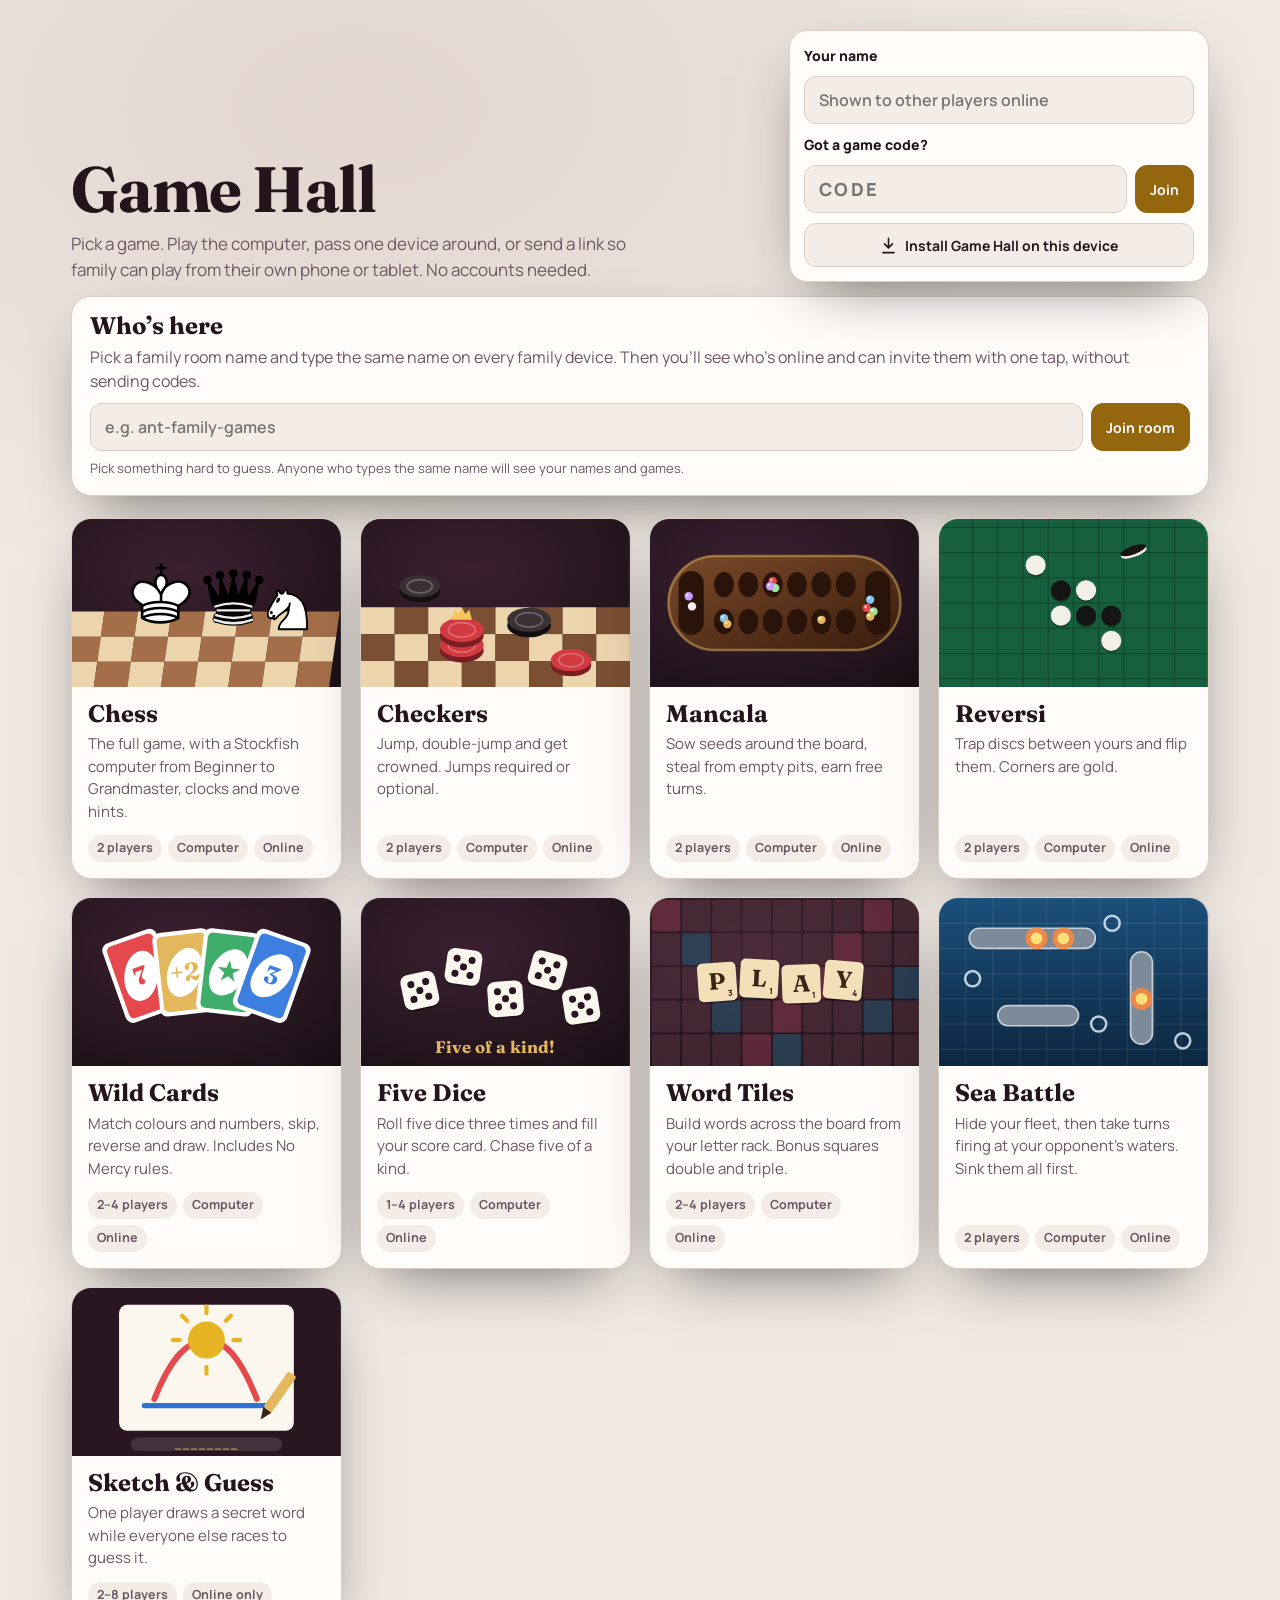
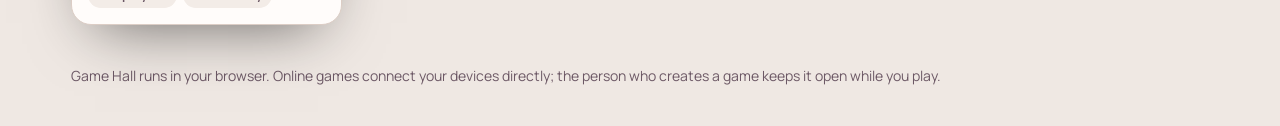
<file: index.html>
<!DOCTYPE html>
<html lang="en">
<head>
<meta charset="utf-8">
<meta name="viewport" content="width=device-width, initial-scale=1, viewport-fit=cover">
<title>Game Hall</title>
<meta name="theme-color" content="#1b1016">
<meta name="apple-mobile-web-app-capable" content="yes"><meta name="mobile-web-app-capable" content="yes"><meta name="apple-mobile-web-app-title" content="Game Hall">
<meta name="description" content="Chess, checkers, mancala, reversi and more. Play the computer, pass and play, or play family online with no accounts.">
<link rel="manifest" href="manifest.webmanifest"><link rel="icon" href="icons/icon-192.png"><link rel="apple-touch-icon" href="icons/apple-touch-icon.png">
<script>
// Old Chess Hall invite links pointed here; send them to the chess room.
if (/^#g-[a-z0-9]{4,12}$/.test(location.hash)) location.replace('chess/' + location.hash);
</script>
<link rel="preconnect" href="https://fonts.googleapis.com"><link rel="preconnect" href="https://fonts.gstatic.com" crossorigin>
<link href="https://fonts.googleapis.com/css2?family=Fraunces:opsz,wght@9..144,600;9..144,700&family=Manrope:wght@400;500;600;700;800&display=swap" rel="stylesheet">
<link rel="stylesheet" href="shared/hall.css">
<style>
/* VOICE: a warm family games cupboard, opened on a club-room table.
   IDEA: the games shelf: each game a boxed set with its own lid art.
   PICTURE: the grid of game boxes is the page; each lid is a small hand-drawn SVG scene.
   COLOUR and TYPE: the plum leather and brass of Chess Hall; each lid brings its own game colours. Fraunces + Manrope.
   LAYOUT: a short welcome with name and join-by-code, then the shelf; one column on phones. */
.hero{padding:clamp(10px,3vw,30px) max(4vw,16px) 6px;max-width:1240px;margin:0 auto;display:grid;grid-template-columns:minmax(0,1fr) minmax(280px,420px);gap:24px;align-items:end}
.hero h1{font:700 clamp(38px,6vw,64px)/1 Fraunces,Georgia,serif;margin:0;letter-spacing:-.02em}
.hero p{color:var(--mut);margin:10px 0 0;font-size:17px;max-width:56ch}
.quickbox{background:var(--panel);border:1px solid var(--line);border-radius:18px;padding:14px;box-shadow:var(--sh);display:grid;gap:10px}
.quickbox label{font-weight:800;font-size:14px}
.shelf{max-width:1240px;margin:0 auto;padding:22px max(4vw,16px) 40px;display:grid;grid-template-columns:repeat(auto-fill,minmax(250px,1fr));gap:18px}
.box{position:relative;display:flex;flex-direction:column;border-radius:20px;overflow:hidden;background:var(--panel);border:1px solid var(--line);box-shadow:var(--sh);text-decoration:none;color:inherit;transition:transform .2s,box-shadow .2s,border-color .2s}
a.box:hover{transform:translateY(-3px);border-color:var(--brass)}
.lid{aspect-ratio:16/10;display:block;width:100%}
.lid svg{width:100%;height:100%;display:block}
.bx{padding:14px 16px 16px;display:flex;flex-direction:column;gap:6px;flex:1}
.bx h2{margin:0;font:700 24px/1.1 Fraunces,Georgia,serif}
.bx p{margin:0;color:var(--mut);font-size:15px}
.tags{display:flex;gap:6px;flex-wrap:wrap;margin-top:auto;padding-top:6px}
.tags span{font-size:12.5px;font-weight:700;padding:4px 9px;border-radius:99px;background:var(--panel2);color:var(--mut)}
.badge2{position:absolute;top:12px;right:12px;font-size:12.5px;font-weight:800;padding:5px 10px;border-radius:99px;background:var(--brass);color:light-dark(#fff,#21120a);box-shadow:0 2px 8px rgba(0,0,0,.3)}
.box.soon{opacity:.62;filter:saturate(.6)}
.box.soon .badge2{background:var(--panel2);color:var(--mut)}
.room{max-width:1240px;margin:8px auto 0;padding:0 max(4vw,16px)}
.roomin{background:var(--panel);border:1px solid var(--line);border-radius:20px;padding:16px 18px;box-shadow:var(--sh)}
.roomhead{display:flex;align-items:center;gap:10px;flex-wrap:wrap}
.roomhead h2{margin:0;font:700 24px/1.1 Fraunces,Georgia,serif}
.rs{font-size:13px;font-weight:700;color:var(--mut)}
.rs b{color:var(--ok)}
.ppl{display:grid;grid-template-columns:repeat(auto-fill,minmax(230px,1fr));gap:10px;margin-top:12px}
.per{display:grid;grid-template-columns:auto minmax(0,1fr);gap:4px 10px;align-items:center;padding:10px 12px;border-radius:14px;background:var(--panel2);border:1px solid var(--line)}
.per .av{grid-row:1/3;width:40px;height:40px;border-radius:50%;display:grid;place-items:center;font:800 17px/1 Manrope,system-ui,sans-serif;color:#21120a;position:relative}
.per .av::after{content:"";position:absolute;right:-1px;bottom:-1px;width:12px;height:12px;border-radius:50%;background:var(--ok);border:2px solid var(--panel2)}
.per .nm{font-weight:800;overflow:hidden;text-overflow:ellipsis;white-space:nowrap}
.per .wh{font-size:13px;color:var(--mut)}
.per .ac{grid-column:1/-1;display:flex;gap:6px;flex-wrap:wrap;margin-top:6px}
.per .ac .ib{min-height:38px;padding:0 12px;font-size:13.5px;flex:1}
.setroom{display:flex;gap:8px;flex-wrap:wrap;margin-top:10px}
.setroom input{flex:1 1 220px}
.pickg{display:grid;grid-template-columns:repeat(auto-fill,minmax(150px,1fr));gap:8px;margin-top:14px}
.pickg button{display:flex;flex-direction:column;align-items:stretch;gap:6px;padding:8px;border-radius:14px;border:1px solid var(--line);background:var(--panel2);cursor:pointer;font-weight:800;text-align:left}
.pickg svg{width:100%;height:auto;border-radius:9px;display:block}
.inst{display:none}.inst.show{display:inline-flex}
.foot{max-width:1240px;margin:0 auto;padding:0 max(4vw,16px) 40px;color:var(--mut);font-size:14px}
@media (max-width:760px){.hero{grid-template-columns:minmax(0,1fr)}}
</style>
</head>
<body>
<header class="hero">
  <div><h1>Game Hall</h1><p>Pick a game. Play the computer, pass one device around, or send a link so family can play from their own phone or tablet. No accounts needed.</p></div>
  <div class="quickbox">
    <label for="nm">Your name</label><input id="nm" class="txt" maxlength="24" placeholder="Shown to other players online" autocomplete="nickname">
    <label for="jc">Got a game code?</label>
    <form class="row2" id="jf"><input id="jc" maxlength="8" placeholder="Code" autocomplete="off"><button class="ib pri" style="min-height:48px">Join</button></form>
    <button class="ib inst" id="bInstall"><svg class="i" viewBox="0 0 24 24"><path d="M12 3v12M7 10l5 5 5-5M5 21h14"/></svg>Install Game Hall on this device</button>
  </div>
</header>
<section class="room"><div class="roomin" id="room"></div></section>
<main class="shelf" id="shelf"></main>
<div class="ov" id="ovPick"><div class="modal" role="dialog" aria-modal="true" aria-labelledby="pkT"><button class="ib ic x" data-close aria-label="Close"><svg class="i" viewBox="0 0 24 24"><path d="M6 6l12 12M18 6 6 18"/></svg></button><h2 id="pkT">Invite to which game?</h2><p class="lead" id="pkL"></p><div class="pickg" id="pickg"></div></div></div>
<div class="ov" id="ovInst"><div class="modal" role="dialog" aria-modal="true" aria-labelledby="inT"><button class="ib ic x" data-close aria-label="Close"><svg class="i" viewBox="0 0 24 24"><path d="M6 6l12 12M18 6 6 18"/></svg></button><h2 id="inT">Install Game Hall</h2><p class="lead">Give it its own icon and window. Computer and Pass &amp; play games then work even without internet.</p><div class="rules" style="margin-top:12px"><h3>Chrome or Edge (Windows, Mac, Chromebook)</h3><p>Click the install icon at the right end of the address bar, or open the ⋮ menu and choose <b>Cast, save and share › Install page as app</b> (Edge: <b>Apps › Install this site as an app</b>).</p><h3>Safari on a Mac</h3><p>Choose <b>File › Add to Dock</b>.</p><h3>iPad or iPhone</h3><p>Tap the <b>Share</b> button, then <b>Add to Home Screen</b>.</p><h3>Android</h3><p>Open the ⋮ menu and tap <b>Add to Home screen</b> or <b>Install app</b>.</p></div></div></div>
<p class="foot">Game Hall runs in your browser. Online games connect your devices directly; the person who creates a game keeps it open while you play.</p>
<div id="toast" role="status" aria-live="polite"></div>
<script src="shared/peerjs.min.js"></script>
<script src="shared/lobby.js"></script>
<script>
{
const esc = v => String(v).replace(/[&<>"']/g, c => ({'&':'&amp;','<':'&lt;','>':'&gt;','"':'&quot;',"'":'&#39;'}[c]));
const get = (k, d) => { try{ const v = localStorage.getItem(k); return v == null ? d : JSON.parse(v); }catch(e){ return d; } };
const set = (k, v) => { try{ localStorage.setItem(k, JSON.stringify(v)); }catch(e){} };
const wood = '<defs><linearGradient id="wd" x1="0" y1="0" x2="1" y2="1"><stop offset="0" stop-color="#7b4a2a"/><stop offset="1" stop-color="#3a1d0e"/></linearGradient><radialGradient id="felt" cx=".4" cy=".3" r=".9"><stop offset="0" stop-color="#3b2030"/><stop offset="1" stop-color="#1b1016"/></radialGradient></defs><rect width="320" height="200" fill="url(#felt)"/>';
const disc = (x, y, r, a, b) => `<ellipse cx="${x}" cy="${y + r * .25}" rx="${r}" ry="${r * .55}" fill="${b}"/><ellipse cx="${x}" cy="${y}" rx="${r}" ry="${r * .55}" fill="${a}"/><ellipse cx="${x}" cy="${y}" rx="${r * .62}" ry="${r * .33}" fill="none" stroke="rgba(255,255,255,.25)" stroke-width="2"/>`;
const ART = {
  chess:() => { const k = (typeof PIECE_SVG !== 'undefined') ? PIECE_SVG : null; let sq = ''; for (let r = 0; r < 4; r++) for (let c = 0; c < 8; c++) sq += `<rect x="${c * 40}" y="${110 + r * 30}" width="40" height="30" fill="${(r + c) % 2 ? '#a46f48' : '#ecd4ad'}"/>`;
    const pc = (key, x, y, s) => k ? `<image href="data:image/svg+xml;charset=utf-8,${encodeURIComponent(k[key].replace('<svg ', '<svg viewBox="0 0 45 45" '))}" x="${x}" y="${y}" width="${s}" height="${s}"/>` : '';
    return wood + `<g transform="skewX(-8) translate(14 0)">${sq}</g>` + pc('wk', 60, 42, 92) + pc('bq', 150, 50, 84) + pc('wn', 224, 74, 66); },
  checkers:() => { let sq = ''; for (let r = 0; r < 4; r++) for (let c = 0; c < 8; c++) sq += `<rect x="${c * 40}" y="${105 + r * 32}" width="40" height="32" fill="${(r + c) % 2 ? '#7a4f33' : '#ecd4ad'}"/>`;
    return wood + sq + disc(120, 150, 26, '#d23a43', '#7a1d24') + disc(120, 132, 26, '#d23a43', '#7a1d24') + disc(200, 120, 26, '#3a3134', '#141012') + disc(70, 80, 24, '#3a3134', '#141012') + disc(250, 168, 24, '#d23a43', '#7a1d24') + `<path d="M108 120h24l-3-12-5 5-4-8-4 8-5-5z" fill="#f2c75c"/>`; },
  mancala:() => { let p = ''; for (let i = 0; i < 6; i++){ p += `<ellipse cx="${88 + i * 29}" cy="78" rx="12" ry="15" fill="#2a140a"/><ellipse cx="${88 + i * 29}" cy="122" rx="12" ry="15" fill="#2a140a"/>`; }
    const beads = [[88, 118, '#7fc3e8'], [92, 125, '#e3b75c'], [146, 74, '#e5484d'], [149, 82, '#9be29b'], [143, 80, '#c79bff'], [204, 120, '#e3b75c'], [262, 96, '#7fc3e8'], [258, 106, '#e5484d'], [266, 110, '#9be29b'], [262, 116, '#e3b75c'], [46, 92, '#c79bff'], [50, 104, '#f6ecef']];
    return wood + `<rect x="22" y="44" width="276" height="112" rx="56" fill="url(#wd)" stroke="rgba(227,183,92,.5)" stroke-width="3"/><rect x="34" y="62" width="30" height="76" rx="15" fill="#2a140a"/><rect x="256" y="62" width="30" height="76" rx="15" fill="#2a140a"/>` + p + beads.map(([x, y, c]) => `<circle cx="${x}" cy="${y}" r="5" fill="${c}"/><circle cx="${x - 1.5}" cy="${y - 1.5}" r="1.6" fill="#fff" opacity=".7"/>`).join(''); },
  reversi:() => { let g = ''; for (let i = 0; i <= 8; i++){ g += `<line x1="${40 + i * 30}" y1="0" x2="${40 + i * 30}" y2="200" stroke="rgba(0,0,0,.35)"/>`; }
    for (let i = 0; i <= 7; i++) g += `<line x1="0" y1="${i * 30 + 10}" x2="320" y2="${i * 30 + 10}" stroke="rgba(0,0,0,.35)"/>`;
    const d = (x, y, w) => `<circle cx="${x}" cy="${y + 2}" r="12" fill="rgba(0,0,0,.35)"/><circle cx="${x}" cy="${y}" r="12" fill="${w ? '#f2efe8' : '#151515'}"/>`;
    return `<rect width="320" height="200" fill="#16603f"/>` + g + d(145, 85, 0) + d(175, 85, 1) + d(145, 115, 1) + d(175, 115, 0) + d(205, 115, 0) + d(205, 145, 1) + d(115, 55, 1) + `<g transform="translate(232 40) rotate(-20)"><ellipse rx="16" ry="5" fill="#f2efe8"/><ellipse cy="-3" rx="16" ry="5" fill="#151515"/></g>`; },
  wild:() => { const cols = ['#e5484d', '#e3b75c', '#3fae6a', '#3d7fe0']; let c = '';
    cols.forEach((col, i) => { c += `<g transform="translate(${160 + (i - 1.5) * 34} 168) rotate(${(i - 1.5) * 13})"><rect x="-34" y="-130" width="68" height="100" rx="9" fill="#fff"/><rect x="-29" y="-125" width="58" height="90" rx="6" fill="${col}"/><ellipse cx="0" cy="-80" rx="20" ry="30" fill="#fff" transform="rotate(25 0 -80)"/><text x="0" y="-70" text-anchor="middle" font-family="Fraunces,Georgia,serif" font-weight="700" font-size="30" fill="${col}">${['7', '+2', '★', '3'][i]}</text></g>`; });
    return wood + c; },
  dice:() => { const pip = (x, y) => `<circle cx="${x}" cy="${y}" r="4.2" fill="#2a1620"/>`;
    const die = (x, y, a, n) => { const P = {1:[[0,0]], 2:[[-9,-9],[9,9]], 3:[[-9,-9],[0,0],[9,9]], 4:[[-9,-9],[9,-9],[-9,9],[9,9]], 5:[[-9,-9],[9,-9],[0,0],[-9,9],[9,9]], 6:[[-9,-10],[9,-10],[-9,0],[9,0],[-9,10],[9,10]]}[n];
      return `<g transform="translate(${x} ${y}) rotate(${a})"><rect x="-21" y="-19" width="42" height="42" rx="9" fill="rgba(0,0,0,.35)"/><rect x="-21" y="-21" width="42" height="42" rx="9" fill="#fbf6ee"/>${P.map(([px, py]) => pip(px, py)).join('')}</g>`; };
    return wood + die(70, 110, -12, 5) + die(122, 82, 8, 5) + die(172, 120, -4, 5) + die(222, 86, 15, 5) + die(262, 128, -9, 5) + `<text x="160" y="185" text-anchor="middle" font-family="Fraunces,Georgia,serif" font-weight="700" font-size="20" fill="#e3b75c">Five of a kind!</text>`; },
  sea:() => { let g = ''; for (let i = 0; i <= 10; i++){ g += `<line x1="${i * 32}" y1="0" x2="${i * 32}" y2="200" stroke="rgba(255,255,255,.12)"/>`; } for (let j = 0; j <= 7; j++) g += `<line x1="0" y1="${j * 30}" x2="320" y2="${j * 30}" stroke="rgba(255,255,255,.12)"/>`;
    const ship = (x, y, w, h) => `<rect x="${x}" y="${y}" width="${w}" height="${h}" rx="${Math.min(w, h) / 2}" fill="#7d8a99" stroke="#c7d0da" stroke-width="2"/>`;
    const boom = (x, y) => `<circle cx="${x}" cy="${y}" r="13" fill="#ff8a3d" opacity=".85"/><circle cx="${x}" cy="${y}" r="7" fill="#ffe27a"/>`;
    const miss = (x, y) => `<circle cx="${x}" cy="${y}" r="9" fill="none" stroke="#e8f4ff" stroke-width="3" opacity=".8"/>`;
    return `<defs><linearGradient id="sea" x1="0" y1="0" x2="0" y2="1"><stop offset="0" stop-color="#1b4f7a"/><stop offset="1" stop-color="#0c2740"/></linearGradient></defs><rect width="320" height="200" fill="url(#sea)"/>` + g + ship(36, 36, 150, 24) + ship(228, 64, 26, 110) + ship(70, 128, 96, 24) + boom(116, 48) + boom(148, 48) + boom(241, 120) + miss(206, 30) + miss(40, 96) + miss(290, 170) + miss(190, 150); },
  sketch:() => `<rect width="320" height="200" fill="#2a1620"/><rect x="56" y="20" width="208" height="150" rx="10" fill="#fbf6ee"/><path d="M98 132c20-50 40-70 62-70s40 20 60 70" fill="none" stroke="#e5484d" stroke-width="7" stroke-linecap="round"/><circle cx="160" cy="62" r="22" fill="#e6b422"/><path d="M160 30v-8M160 102v-8M128 62h-8M200 62h-8M137 39l-6-6M183 39l6-6" stroke="#e6b422" stroke-width="5" stroke-linecap="round"/><path d="M86 140h150" stroke="#2f72d6" stroke-width="6" stroke-linecap="round"/><g transform="translate(236 140) rotate(35)"><rect x="-6" y="-46" width="12" height="52" rx="3" fill="#e3b75c"/><path d="M-6 6l6 14 6-14z" fill="#3a2416"/></g><rect x="70" y="178" width="180" height="16" rx="8" fill="rgba(255,255,255,.12)"/><text x="160" y="190" text-anchor="middle" font-family="Manrope,sans-serif" font-weight="800" font-size="11" fill="#e3b75c">_ _ _ _ _ _ _ _</text>`,
  words:() => { const t = (x, y, ch, n, a) => `<g transform="translate(${x} ${y}) rotate(${a})"><rect x="-23" y="-21" width="46" height="46" rx="6" fill="rgba(0,0,0,.35)"/><rect x="-23" y="-23" width="46" height="46" rx="6" fill="#f3dfb8"/><text x="0" y="9" text-anchor="middle" font-family="Fraunces,Georgia,serif" font-weight="700" font-size="28" fill="#3a2416">${ch}</text><text x="15" y="18" text-anchor="middle" font-family="Manrope,sans-serif" font-weight="800" font-size="10" fill="#3a2416">${n}</text></g>`;
    let g = ''; for (let i = 0; i < 9; i++) for (let j = 0; j < 5; j++) g += `<rect x="${i * 36 + 2}" y="${j * 40 + 2}" width="34" height="38" rx="3" fill="${(i + j) % 7 === 0 ? '#8b3a4f' : (i * j) % 5 === 1 ? '#2f5e7a' : '#5a3542'}" opacity=".55"/>`;
    return wood + g + t(80, 100, 'P', 3, -4) + t(130, 96, 'L', 1, 3) + t(180, 102, 'A', 1, -2) + t(230, 98, 'Y', 4, 5); }
};
const GAMES = [
  {id:'chess', name:'Chess', d:'The full game, with a Stockfish computer from Beginner to Grandmaster, clocks and move hints.', tags:['2 players', 'Computer', 'Online'], key:'chesshall.game'},
  {id:'checkers', name:'Checkers', d:'Jump, double-jump and get crowned. Jumps required or optional.', tags:['2 players', 'Computer', 'Online']},
  {id:'mancala', name:'Mancala', d:'Sow seeds around the board, steal from empty pits, earn free turns.', tags:['2 players', 'Computer', 'Online']},
  {id:'reversi', name:'Reversi', d:'Trap discs between yours and flip them. Corners are gold.', tags:['2 players', 'Computer', 'Online']},
  {id:'wildcards', name:'Wild Cards', art:'wild', d:'Match colours and numbers, skip, reverse and draw. Includes No Mercy rules.', tags:['2–4 players', 'Computer', 'Online']},
  {id:'fivedice', name:'Five Dice', art:'dice', d:'Roll five dice three times and fill your score card. Chase five of a kind.', tags:['1–4 players', 'Computer', 'Online']},
  {id:'wordtiles', name:'Word Tiles', art:'words', d:'Build words across the board from your letter rack. Bonus squares double and triple.', tags:['2–4 players', 'Computer', 'Online']},
  {id:'seabattle', name:'Sea Battle', art:'sea', d:'Hide your fleet, then take turns firing at your opponent’s waters. Sink them all first.', tags:['2 players', 'Computer', 'Online']},
  {id:'sketch', name:'Sketch & Guess', art:'sketch', d:'One player draws a secret word while everyone else races to guess it.', tags:['2–8 players', 'Online only']}
];
function inProgress(g){
  if (g.id === 'chess'){ const s = get('chesshall.game', null); return s && Array.isArray(s.moves) && s.moves.length && !s.over; }
  const s = get('gamehall.save.' + g.id, null); return s && s.T && s.T.phase === 'play' && s.T.log && s.T.log.length > 1;
}
function shelf(){
  $('#shelf').innerHTML = GAMES.map(g => {
    const tag = g.soon ? 'div' : 'a', href = g.soon ? '' : `href="${g.id}/"`;
    const badge = g.soon ? '<span class="badge2">Coming soon</span>' : inProgress(g) ? '<span class="badge2">Continue</span>' : '';
    return `<${tag} class="box ${g.soon ? 'soon' : ''}" ${href}><span class="lid"><svg viewBox="0 0 320 200" role="img" aria-label="${esc(g.name)}">${ART[g.art || g.id]()}</svg></span>${badge}<div class="bx"><h2>${esc(g.name)}</h2><p>${esc(g.d)}</p><div class="tags">${g.tags.map(t => `<span>${t}</span>`).join('')}</div></div></${tag}>`;
  }).join('');
}
function $(s){ return document.querySelector(s); }
let tt = 0; function toast(m){ const t = $('#toast'); t.textContent = m; t.classList.add('show'); clearTimeout(tt); tt = setTimeout(() => t.classList.remove('show'), 3000); }
const prefs = get('gamehall.prefs', {});
if (!prefs.name){ const c = get('chesshall.prefs', {}); if (c.name) prefs.name = c.name; }
$('#nm').value = prefs.name || '';
$('#nm').oninput = e => { const p = get('gamehall.prefs', {}); p.name = e.target.value.slice(0, 24); set('gamehall.prefs', p); const c = get('chesshall.prefs', {}); c.name = p.name; set('chesshall.prefs', c); };
$('#jf').onsubmit = e => {
  e.preventDefault();
  const code = $('#jc').value.toLowerCase().replace(/[^a-z0-9]/g, '');
  if (code.length < 4){ toast('That code looks too short'); return; }
  const ix = get('gamehall.tables', {});
  if (ix[code]){ location.href = ix[code].game + '/#g-' + code; return; }
  if (get('chesshall.hosted', {})[code]){ location.href = 'chess/#g-' + code; return; }
  if (typeof Peer !== 'function'){ location.href = 'chess/#g-' + code; return; }
  toast('Looking for that game…');
  const opts = {debug:0};
  const bk = /^([a-z0-9.-]+):(\d{2,5})$/i.exec(new URLSearchParams(location.search).get('broker') || '');
  if (bk) Object.assign(opts, {host:bk[1], port:+bk[2], path:'/', secure:location.protocol === 'https:' && bk[1] !== 'localhost'});
  const q = location.search;
  const peer = new Peer(opts); let done = false;
  const go = id => { if (done) return; done = true; try{ peer.destroy(); }catch(x){} location.href = id + '/' + q + '#g-' + code; };
  peer.on('open', () => {
    const c = peer.connect('gamehall-v1-' + code, {reliable:true});
    c.on('open', () => c.send({t:'which'}));
    c.on('data', m => { if (m && m.t === 'game' && /^[a-z]+$/.test(m.id)) go(m.id); });
  });
  peer.on('error', err => { if (err.type === 'peer-unavailable') go('chess'); });
  setTimeout(() => { if (!done){ done = true; try{ peer.destroy(); }catch(x){} toast('Couldn’t find that game. Is the other player’s game open?'); } }, 10000);
};
const sc = document.createElement('script'); sc.src = 'chess/lib/pieces.js'; sc.onload = shelf; sc.onerror = shelf; document.body.appendChild(sc);
shelf();
/* ---------- who's here ---------- */
const GNAME = Object.fromEntries(GAMES.map(g => [g.id, g.name]));
const COLS = ['#e3b75c', '#f08f88', '#7fc3e8', '#9be29b', '#c79bff', '#ffb36b'];
const colorOf = pid => COLS[[...String(pid)].reduce((a, c) => a + c.charCodeAt(0), 0) % COLS.length];
let pickFor = null;
function whereText(p){
  if (p.table){
    const others = p.table.players.filter(n => n !== p.name);
    const g = GNAME[p.table.game] || p.game || 'a game';
    if (p.table.phase === 'lobby') return `Waiting for players in ${g}`;
    return others.length ? `Playing ${g} with ${others.join(', ')}` : `Playing ${g}`;
  }
  return p.where === 'hub' ? 'On the home screen' : GNAME[p.where] ? `Playing ${GNAME[p.where]} on their own` : 'Online';
}
function renderRoom(){
  const el = $('#room');
  const roomName = window.Lobby ? Lobby.room : '';
  if (!window.Lobby || typeof Peer !== 'function'){ el.innerHTML = '<div class="roomhead"><h2>Who’s here</h2></div><p class="empty">Couldn’t load the online list. Check your internet connection.</p>'; return; }
  if (!roomName){
    el.innerHTML = `<div class="roomhead"><h2>Who’s here</h2></div><p style="margin:6px 0 0;color:var(--mut)">Pick a family room name and type the same name on every family device. Then you’ll see who’s online and can invite them with one tap, without sending codes.</p>
      <form class="setroom" id="roomForm"><input class="txt" id="roomIn" maxlength="40" placeholder="e.g. ant-family-games" autocomplete="off" aria-label="Family room name"><button class="ib pri">Join room</button></form>
      <p style="font-size:13px;color:var(--mut);margin:8px 0 0">Pick something hard to guess. Anyone who types the same name will see your names and games.</p>`;
    $('#roomForm').onsubmit = e => { e.preventDefault(); const v = $('#roomIn').value.trim(); if (v.length < 4){ toast('Use at least 4 characters'); return; } Lobby.setRoom(v); renderRoom(); };
    return;
  }
  const st = Lobby.state, list = Lobby.roster.slice().sort((a, b) => (a.pid === Lobby.myPid() ? -1 : 0) - (b.pid === Lobby.myPid() ? -1 : 0));
  const others = list.filter(p => p.pid !== Lobby.myPid());
  el.innerHTML = `<div class="roomhead"><h2>Who’s here</h2><span class="rs">${st === 'on' ? `<b>●</b> ${others.length ? others.length + ' other' + (others.length > 1 ? 's' : '') + ' online' : 'Only you right now'}` : st === 'connecting' ? 'Connecting…' : 'Offline'} · room “${esc(roomName)}”</span><span class="sp" style="flex:1"></span><button class="mini" id="rChange">Change room</button></div><div class="ppl" id="ppl"></div>`;
  $('#rChange').onclick = () => { Lobby.setRoom(''); renderRoom(); };
  const ppl = $('#ppl');
  if (!list.length){ ppl.innerHTML = '<p class="empty">Connecting to your family room…</p>'; return; }
  for (const p of list){
    const mine = p.pid === Lobby.myPid();
    const d = document.createElement('div'); d.className = 'per';
    d.innerHTML = `<div class="av" style="background:${colorOf(p.pid)}"></div><div class="nm"></div><div class="wh"></div><div class="ac"></div>`;
    d.querySelector('.av').textContent = (p.name || '?').slice(0, 1).toUpperCase();
    d.querySelector('.nm').textContent = p.name + (mine ? ' (you)' : '');
    d.querySelector('.wh').textContent = mine ? 'This device' : whereText(p);
    const ac = d.querySelector('.ac');
    if (!mine){
      if (p.table && p.table.open > 0 && p.table.phase === 'lobby'){
        const a = document.createElement('a'); a.className = 'ib pri'; a.href = p.table.game + '/' + location.search + '#g-' + p.table.code; a.textContent = 'Join their ' + (GNAME[p.table.game] || 'game'); ac.appendChild(a);
      }
      const b = document.createElement('button'); b.className = 'ib'; b.textContent = 'Invite to play'; b.onclick = () => openPick(p); ac.appendChild(b);
    }
    ppl.appendChild(d);
  }
}
function openPick(p){
  pickFor = p;
  $('#pkL').textContent = `Pick a game. It opens for you, and ${p.name} gets a pop-up to join.`;
  $('#pickg').innerHTML = GAMES.map(g => `<button data-g="${g.id}"><svg viewBox="0 0 320 200">${ART[g.art || g.id]()}</svg>${esc(g.name)}</button>`).join('');
  $('#ovPick').classList.add('show');
}
document.querySelectorAll('.ov').forEach(ov => ov.addEventListener('click', e => { if (e.target === ov || e.target.closest('[data-close]')) ov.classList.remove('show'); }));
$('#pickg').onclick = e => {
  const b = e.target.closest('[data-g]'); if (!b || !pickFor) return;
  try{ sessionStorage.setItem('gamehall.autohost', JSON.stringify({game:b.dataset.g, to:[pickFor.pid]})); }catch(x){}
  location.href = b.dataset.g + '/' + location.search;
};
if (window.Lobby){ Lobby.onChange(renderRoom); Lobby.start({getInfo:() => ({where:'hub'})}); }
renderRoom();
/* ---------- install ---------- */
let deferred = null;
const standalone = matchMedia('(display-mode: standalone)').matches || navigator.standalone;
if (!standalone) $('#bInstall').classList.add('show');
addEventListener('beforeinstallprompt', e => { e.preventDefault(); deferred = e; $('#bInstall').classList.add('show'); });
addEventListener('appinstalled', () => { $('#bInstall').classList.remove('show'); toast('Game Hall is installed'); });
$('#bInstall').onclick = () => { if (deferred){ deferred.prompt(); deferred.userChoice.finally(() => { deferred = null; }); } else $('#ovInst').classList.add('show'); };
if ('serviceWorker' in navigator) navigator.serviceWorker.register('sw.js').catch(() => {});
}
</script>
</body>
</html>
</file>
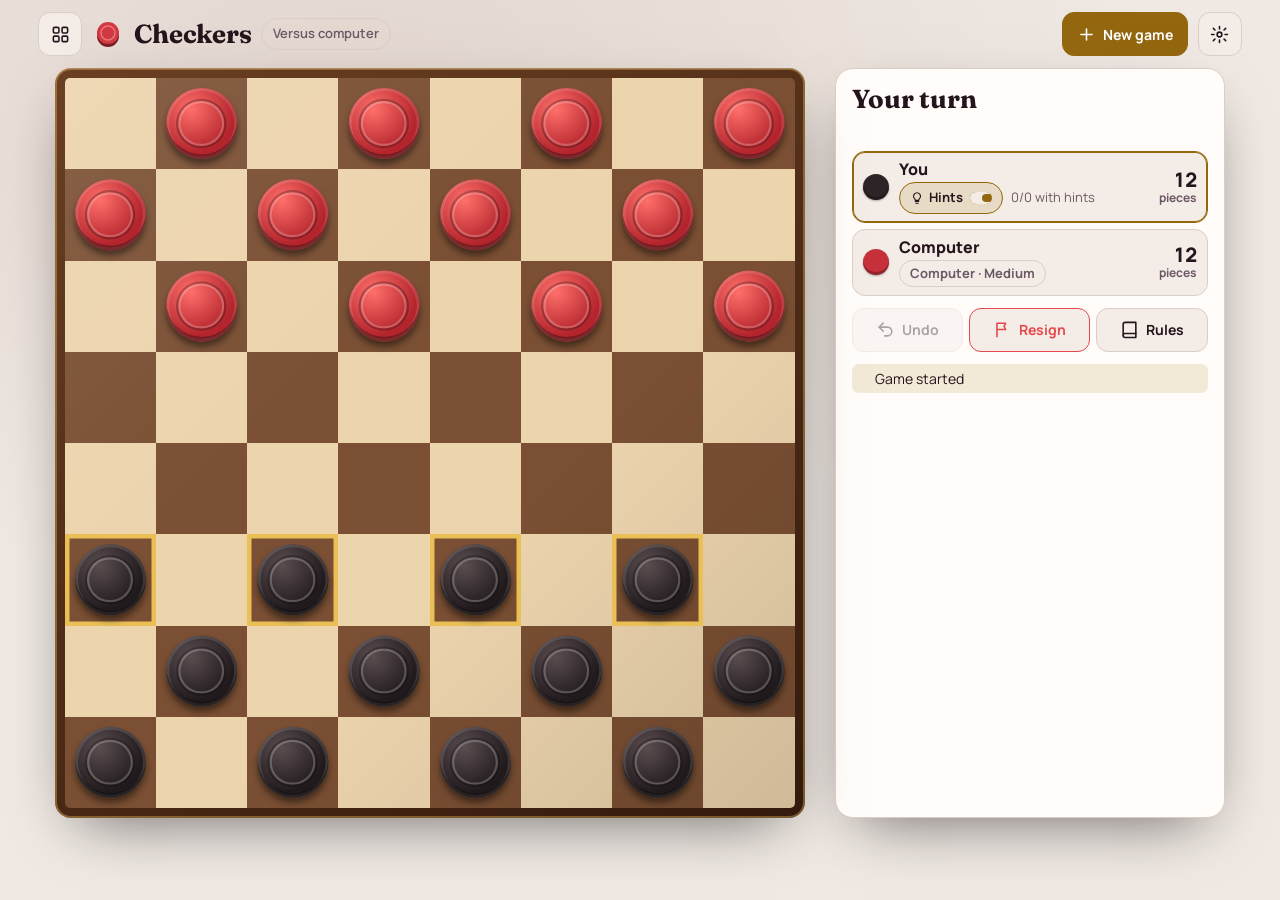
<file: checkers/index.html>
<!DOCTYPE html>
<html lang="en">
<head>
<meta charset="utf-8">
<meta name="viewport" content="width=device-width, initial-scale=1, viewport-fit=cover">
<title>Checkers · Game Hall</title>
<meta name="theme-color" content="#1b1016">
<link rel="manifest" href="../manifest.webmanifest"><link rel="icon" href="../icons/icon-192.png"><link rel="apple-touch-icon" href="../icons/apple-touch-icon.png">
<link rel="preconnect" href="https://fonts.googleapis.com"><link rel="preconnect" href="https://fonts.gstatic.com" crossorigin>
<link href="https://fonts.googleapis.com/css2?family=Fraunces:opsz,wght@9..144,600;9..144,700&family=Manrope:wght@400;500;600;700;800&display=swap" rel="stylesheet">
<link rel="stylesheet" href="../shared/hall.css">
<style>
/* Checkers: a walnut board with lacquered red and black discs; kings wear a brass crown. */
.frame{padding:10px;border-radius:16px;background:linear-gradient(150deg,var(--wood1),var(--wood2));box-shadow:var(--sh),inset 0 1px 0 rgba(255,255,255,.2),inset 0 0 0 2px rgba(227,183,92,.4)}
.cb{position:relative;width:calc(var(--bs) - 20px);aspect-ratio:1;border-radius:5px;overflow:hidden;user-select:none;-webkit-user-select:none;touch-action:manipulation;cursor:pointer}
.sqs{position:absolute;inset:0;display:grid;grid-template:repeat(8,1fr)/repeat(8,1fr)}
.sqs div{background:#ecd4ad;position:relative}.sqs div.d{background:#7a4f33}
.sqs::after{content:"";position:absolute;inset:0;pointer-events:none;background:linear-gradient(135deg,rgba(255,255,255,.1),transparent 40%,transparent 60%,rgba(0,0,0,.12))}
.lay{position:absolute;inset:0;pointer-events:none}
.h{position:absolute;width:12.5%;height:12.5%}
.h.last{background:rgba(247,205,90,.32)}
.h.sel{background:rgba(247,205,90,.62)}
.h.path{background:rgba(247,205,90,.45)}
.h.can{box-shadow:inset 0 0 0 calc(var(--bs)*.006) rgba(247,205,90,.9)}
.h.dot::after{content:"";position:absolute;inset:37%;border-radius:50%;background:rgba(247,215,120,.75);box-shadow:0 0 0 3px rgba(0,0,0,.18)}
.h.bad{animation:bad .4s}@keyframes bad{30%{background:rgba(229,72,77,.55)}}
.pc{position:absolute;left:0;top:0;width:12.5%;height:12.5%;transition:transform .22s cubic-bezier(.2,.8,.2,1),opacity .3s;pointer-events:none}
.pc i{position:absolute;inset:11%;border-radius:50%;box-shadow:0 calc(var(--bs)*.007) calc(var(--bs)*.008) rgba(0,0,0,.45),inset 0 calc(var(--bs)*-.006) 0 rgba(0,0,0,.35),inset 0 0 0 calc(var(--bs)*.004) rgba(255,255,255,.12)}
.pc i::before{content:"";position:absolute;inset:18%;border-radius:50%;box-shadow:inset 0 0 0 calc(var(--bs)*.003) rgba(255,255,255,.22),0 0 0 calc(var(--bs)*.003) rgba(0,0,0,.25)}
.pc.c0 i{background:radial-gradient(circle at 35% 30%,#5a4d50,#211a1c 65%)}
.pc.c1 i{background:radial-gradient(circle at 35% 30%,#ff6f6a,#b3242c 65%)}
.pc svg{position:absolute;inset:27%;width:46%;height:46%;opacity:0;transition:opacity .3s;filter:drop-shadow(0 1px 1px rgba(0,0,0,.5))}
.pc.k svg{opacity:1}
.pc.gone{opacity:0;transform-origin:center}
</style>
</head>
<body>
<script src="../shared/peerjs.min.js"></script>
<script src="../shared/hall.js"></script>
<script>
{
const CROWN = '<svg viewBox="0 0 24 24"><path d="M3 18h18l-1.5-10-4.5 4-3-6-3 6-4.5-4z" fill="#f2c75c" stroke="#7a5410" stroke-width="1.2" stroke-linejoin="round"/></svg>';
const rc = sq => [sq >> 3, sq & 7];
const nm = sq => 'abcdefgh'[sq & 7] + (8 - (sq >> 3));
const DIRS = {0:[[-1,-1],[-1,1]], 1:[[1,-1],[1,1]]};
const ALL = [[-1,-1],[-1,1],[1,-1],[1,1]];
function setup({first, opts}){
  const b = Array(64).fill(null); let id = 0;
  for (let sq = 0; sq < 64; sq++){ const [r, c] = rc(sq); if ((r + c) % 2 !== 1) continue; if (r <= 2) b[sq] = {id:id++, c:1, k:false}; else if (r >= 5) b[sq] = {id:id++, c:0, k:false}; }
  return {b, turn:first % 2 === 0 ? 0 : 1, last:null, quiet:0, plies:0, forced:opts.forced !== false};
}
function jumps(b, from, pc, opts){
  const out = [];
  const dfs = (sq, path, caps) => {
    let ext = false;
    for (const [dr, dc] of pc.k ? ALL : DIRS[pc.c]){
      const [r, c] = rc(sq), mr = r + dr, mc = c + dc, lr = r + 2 * dr, lc = c + 2 * dc;
      if (lr < 0 || lr > 7 || lc < 0 || lc > 7) continue;
      const mid = mr * 8 + mc, land = lr * 8 + lc, m = b[mid];
      if (!m || m.c === pc.c || caps.includes(mid) || (b[land] && land !== from)) continue;
      ext = true;
      const crowned = !pc.k && (pc.c === 0 ? lr === 0 : lr === 7);
      if (crowned) out.push({path:path.concat(land), caps:caps.concat(mid)});
      else dfs(land, path.concat(land), caps.concat(mid));
    }
    if (!ext && caps.length) out.push({path, caps});
  };
  dfs(from, [from], []);
  return out;
}
function legal(s, forced){
  const caps = [], steps = [];
  for (let sq = 0; sq < 64; sq++){
    const pc = s.b[sq]; if (!pc || pc.c !== s.turn) continue;
    caps.push(...jumps(s.b, sq, pc));
    for (const [dr, dc] of pc.k ? ALL : DIRS[pc.c]){
      const [r, c] = rc(sq), nr = r + dr, nc = c + dc;
      if (nr < 0 || nr > 7 || nc < 0 || nc > 7) continue;
      if (!s.b[nr * 8 + nc]) steps.push({path:[sq, nr * 8 + nc], caps:[]});
    }
  }
  return forced && caps.length ? caps : caps.concat(steps);
}
function apply(s, mv){
  const from = mv.path[0], to = mv.path[mv.path.length - 1], pc = s.b[from];
  s.b[from] = null; for (const c of mv.caps) s.b[c] = null;
  const [r] = rc(to); let crowned = false;
  if (!pc.k && (pc.c === 0 ? r === 0 : r === 7)){ pc.k = true; crowned = true; }
  s.b[to] = pc;
  s.quiet = mv.caps.length || crowned ? 0 : s.quiet + 1; s.plies++;
  s.last = {path:mv.path, caps:mv.caps, id:pc.id, crowned, n:s.plies};
  s.turn = 1 - s.turn;
  return s;
}
const same = (a, b) => a.length === b.length && a.every((x, i) => x === b[i]);
function evalS(s, me){
  let v = 0;
  for (let sq = 0; sq < 64; sq++){
    const p = s.b[sq]; if (!p) continue;
    const [r, c] = rc(sq);
    let x = p.k ? 155 : 100;
    if (!p.k) x += (p.c === 0 ? 7 - r : r) * 4 + ((p.c === 0 ? r === 7 : r === 0) ? 6 : 0);
    if (c >= 2 && c <= 5 && r >= 2 && r <= 5) x += 5;
    v += p.c === me ? x : -x;
  }
  return v;
}
function search(s, depth, a, bta, forced){
  const ms = legal(s, forced);
  if (!ms.length) return -100000 - depth;
  if (depth === 0) return evalS(s, s.turn);
  let best = -1e9;
  for (const m of ms){
    const n = apply(Hall.clone(s), m), v = -search(n, depth - 1, -bta, -a, forced);
    if (v > best) best = v; if (v > a) a = v; if (a >= bta) break;
  }
  return best;
}
Hall.run({
  id:'checkers', name:'Checkers', min:2, max:2, seatNames:['Black', 'Red'], colors:['#2c2426', '#c5303a'], resign:true,
  icon:'<svg viewBox="0 0 32 32"><circle cx="16" cy="18" r="11" fill="#7a1d24"/><circle cx="16" cy="15" r="11" fill="#d23a43"/><circle cx="16" cy="15" r="7" fill="none" stroke="#ff9d97" stroke-width="1.5" opacity=".6"/></svg>',
  tagline:'Jump your way across the board. Black moves first.',
  hintable:true, hintLabel:'Show my moves', hintShort:'Hints', handWord:'pieces',
  options:[{key:'forced', label:'Jumping', def:true, choices:[[true, 'Jumps required'], [false, 'Jumps optional']], note:'Official rules make you jump when you can.'}],
  credit:'Checkers rules: American / English draughts.',
  rules:`<p>Move one piece diagonally forward to an empty dark square. Black moves first.</p>
  <h3>Jumping</h3><ul><li>Jump over an opponent's piece into the empty square beyond it to capture it.</li><li>If you land where you can jump again, keep going in the same turn.</li><li>With <b>Jumps required</b> (official rules), you must jump when you can.</li></ul>
  <h3>Kings</h3><p>Reach the far side and your piece is crowned. Kings move and jump forwards and backwards.</p>
  <h3>Winning</h3><p>Capture all your opponent's pieces, or leave them with no legal move. If 40 moves go by on each side with no capture or crowning, it's a draw.</p>
  <h3>Playing here</h3><p>Tap a piece, then tap where it goes. For a double jump, tap each landing square. With hints on, gold dots show where you can go.</p>`,
  setup,
  current:s => s.turn,
  act(s, seat, a){
    if (seat !== s.turn) throw new Error('It’s not your turn');
    const ms = legal(s, s.forced);
    const mv = a && Array.isArray(a.path) && ms.find(m => same(m.path, a.path));
    if (!mv){ const any = legal(s, false).some(m => same(m.path, a.path || [])); throw new Error(any ? 'You must jump when you can' : 'That move isn’t allowed'); }
    return apply(s, mv);
  },
  over(s){
    if (!legal(s, false).length){ const left = s.b.some(p => p && p.c === s.turn); return {winners:[1 - s.turn], text:left ? 'by leaving no legal moves' : 'by capturing every piece'}; }
    if (s.quiet >= 80) return {winners:[], text:'40 moves each with no capture or crowning'};
    return null;
  },
  cpu(s, seat, level){
    const forced = s.forced, ms = legal(s, forced);
    if (level === 0 && Math.random() < .35) return {path:ms[Math.floor(Math.random() * ms.length)].path};
    const depth = [2, 4, 6, 8][level] || 4;
    let best = null, bv = -1e9;
    for (const m of ms.sort(() => Math.random() - .5)){
      const v = -search(apply(Hall.clone(s), m), depth - 1, -1e9, 1e9, forced) + (level < 2 ? Math.random() * 30 : 0);
      if (v > bv){ bv = v; best = m; }
    }
    return {path:best.path};
  },
  describe(a, prev, next){ const l = next.last; return nm(l.path[0]) + (l.caps.length ? ' jumped to ' : ' to ') + nm(l.path[l.path.length - 1]) + (l.caps.length > 1 ? ' (' + l.caps.length + ' pieces!)' : '') + (l.crowned ? ', crowned king' : ''); },
  score(s, i){ return {v:s.b.filter(p => p && p.c === i).length, l:'pieces'}; },
  status(s, {actor}){
    if (actor == null || !s) return '';
    const caps = legal(s, false).filter(m => m.caps.length);
    return caps.length ? (s.forced ? 'You have a jump, and you must take it' : 'You have a jump available') : '';
  },
  render
});
let els = {}, sel = null, prefix = null, lastN = null, flipped = null, CTX = null;
function render(ctx, stage){
  CTX = ctx;
  let cb = stage.querySelector('.cb');
  const flip = ctx.viewer === 1;
  if (!cb){
    stage.innerHTML = '<div class="frame"><div class="cb"><div class="sqs"></div><div class="lay hl"></div><div class="lay pcs"></div></div></div>';
    cb = stage.querySelector('.cb'); els = {}; flipped = null; lastN = null;
    cb.addEventListener('click', onClick);
  }
  if (flip !== flipped){
    flipped = flip;
    cb.querySelector('.sqs').innerHTML = Array.from({length:64}, (_, i) => { const y = i >> 3, x = i & 7; return `<div class="${(x + y) % 2 ? 'd' : ''}"></div>`; }).join('');
  }
  const s = ctx.state;
  const pos = sq => { const [r, c] = rc(sq); return flip ? [7 - c, 7 - r] : [c, r]; };
  const tf = sq => { const [x, y] = pos(sq); return `translate(${x * 100}%,${y * 100}%)`; };
  // pieces
  const pcs = cb.querySelector('.pcs'), seen = {};
  const animNew = s.last && s.last.n !== lastN && lastN !== null && ctx.anim;
  for (let sq = 0; sq < 64; sq++){
    const p = s.b[sq]; if (!p) continue;
    seen[p.id] = 1;
    let el = els[p.id];
    if (!el){ el = els[p.id] = document.createElement('div'); el.innerHTML = '<i></i>' + CROWN; pcs.appendChild(el); el.style.transition = 'none'; el.style.transform = tf(sq); void el.offsetWidth; el.style.transition = ''; }
    el.className = 'pc c' + p.c + (p.k ? ' k' : '');
    if (animNew && s.last.id === p.id && s.last.path.length > 2){
      el.style.transition = 'none';
      const frames = s.last.path.map(q => ({transform:tf(q)}));
      el.style.transform = tf(sq);
      el.animate(frames, {duration:200 * (s.last.path.length - 1), easing:'ease-in-out'});
      requestAnimationFrame(() => { el.style.transition = ''; });
    } else el.style.transform = tf(sq);
  }
  for (const id in els) if (!seen[id]){ const el = els[id]; delete els[id]; el.classList.add('gone'); setTimeout(() => el.remove(), animNew ? 200 * (s.last.path.length - 1) + 300 : 300); }
  if (animNew){ s.last.caps.length ? ctx.sfx.capture() : ctx.sfx.move(); if (s.last.crowned) setTimeout(() => ctx.sfx.good(), 250); }
  lastN = s.last ? s.last.n : 0;
  if (ctx.actor == null){ sel = null; prefix = null; }
  drawHL(ctx, cb, pos);
}
function drawHL(ctx, cb, pos){
  const s = ctx.state; let h = '';
  const add = (sq, cls) => { const [x, y] = pos(sq); h += `<div class="h ${cls}" style="left:${x * 12.5}%;top:${y * 12.5}%"></div>`; };
  if (s.last){ add(s.last.path[0], 'last'); add(s.last.path[s.last.path.length - 1], 'last'); }
  const ms = ctx.actor != null ? legal(s, s.forced) : [];
  if (sel != null){
    add(sel, 'sel');
    for (const q of prefix.slice(1)) add(q, 'path');
    if (ctx.hints){ const nx = new Set(ms.filter(m => prefix.every((q, i) => m.path[i] === q) && m.path.length > prefix.length).map(m => m.path[prefix.length])); nx.forEach(q => add(q, 'dot')); }
  } else if (ctx.hints && ctx.actor != null){ new Set(ms.map(m => m.path[0])).forEach(q => add(q, 'can')); }
  cb.querySelector('.hl').innerHTML = h;
}
function sqAt(e, cb){
  const r = cb.getBoundingClientRect(); let x = Math.floor((e.clientX - r.left) / r.width * 8), y = Math.floor((e.clientY - r.top) / r.height * 8);
  if (x < 0 || x > 7 || y < 0 || y > 7) return null;
  return flipped ? (7 - y) * 8 + (7 - x) : y * 8 + x;
}
function onClick(e){
  const ctx = CTX, cb = e.currentTarget; if (!ctx || ctx.actor == null) return;
  const s = ctx.state, sq = sqAt(e, cb); if (sq == null) return;
  const forced = s.forced, ms = legal(s, forced);
  const pos = q => { const [r, c] = rc(q); return flipped ? [7 - c, 7 - r] : [c, r]; };
  const p = s.b[sq];
  if (p && p.c === s.turn && (sel == null || prefix.length === 1)){
    if (sel === sq){ sel = null; prefix = null; }
    else if (ms.some(m => m.path[0] === sq)){ sel = sq; prefix = [sq]; }
    else { ctx.sfx.bad(); ctx.toast(legal(s, false).some(m => m.path[0] === sq) ? 'Another piece has a jump you must take' : 'That piece can’t move'); sel = null; prefix = null; }
    drawHL(ctx, cb, pos); return;
  }
  if (sel == null) return;
  const cands = ms.filter(m => prefix.every((q, i) => m.path[i] === q));
  const step = cands.filter(m => m.path[prefix.length] === sq);
  let done = null;
  if (step.length){
    const np = prefix.concat(sq), full = step.find(m => m.path.length === np.length);
    if (full) done = full; else { prefix = np; drawHL(ctx, cb, pos); return; }
  } else {
    const ends = cands.filter(m => m.path[m.path.length - 1] === sq);
    if (ends.length === 1) done = ends[0];
  }
  if (done){ sel = null; prefix = null; ctx.act({path:done.path}); return; }
  ctx.sfx.bad();
  const anyJump = legal(s, false).filter(m => m.caps.length).length;
  ctx.toast(forced && anyJump && legal(s, false).some(m => m.path[0] === sel && m.path[m.path.length - 1] === sq) ? 'You must jump when you can' : 'That move isn’t allowed');
  const d = document.createElement('div'); const [x, y] = pos(sq); d.className = 'h bad'; d.style.left = x * 12.5 + '%'; d.style.top = y * 12.5 + '%'; cb.querySelector('.hl').appendChild(d); setTimeout(() => d.remove(), 450);
}
}
</script>
</body>
</html>
</file>
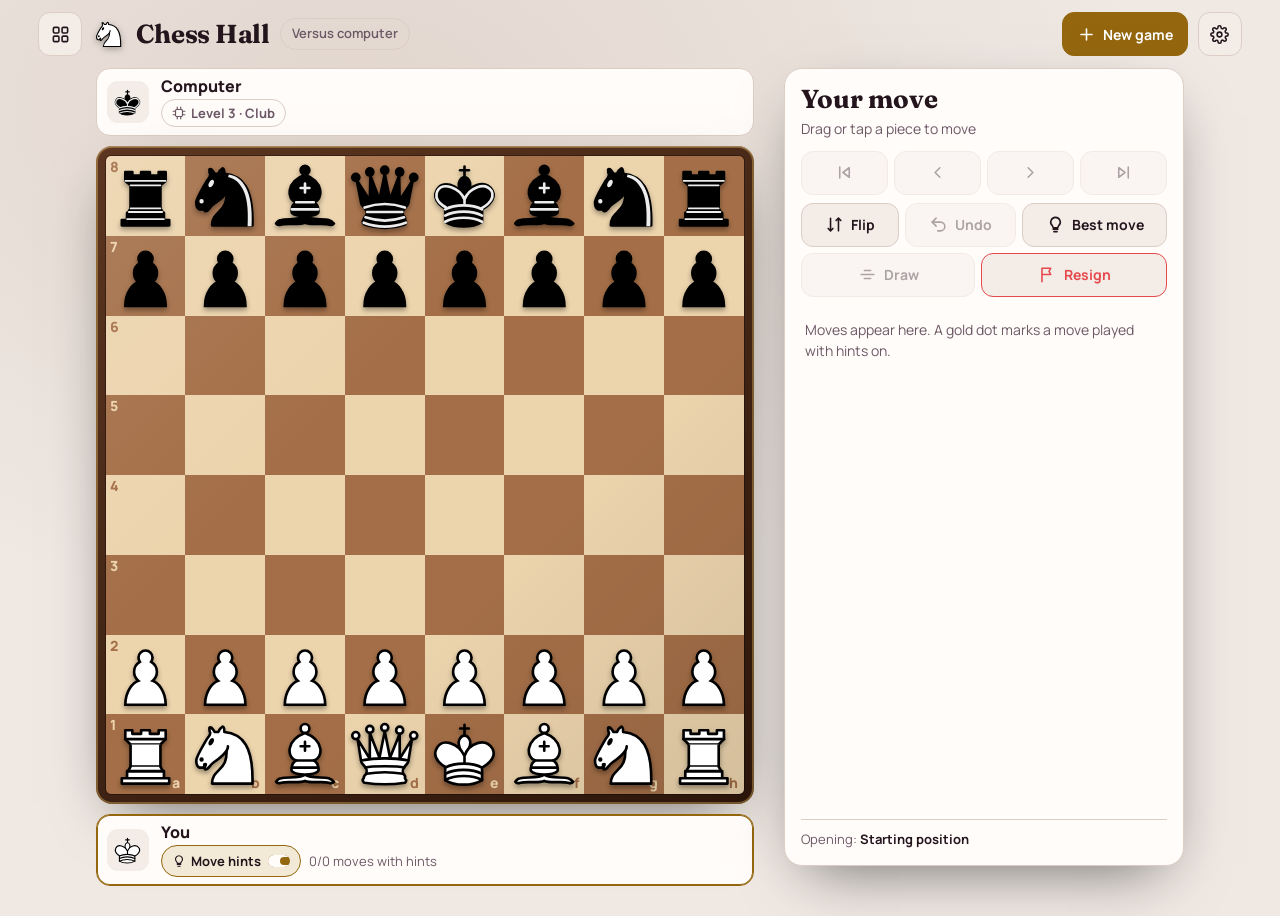
<file: chess/index.html>
<!DOCTYPE html>
<html lang="en">
<head>
<meta charset="utf-8">
<meta name="viewport" content="width=device-width, initial-scale=1, viewport-fit=cover">
<meta name="theme-color" content="#1b1016">
<meta name="apple-mobile-web-app-capable" content="yes">
<meta name="mobile-web-app-capable" content="yes">
<meta name="apple-mobile-web-app-title" content="Chess Hall">
<meta name="description" content="A beautiful chess game for laptop, tablet and phone. Play the computer, pass and play, or play friends online.">
<link rel="manifest" href="../manifest.webmanifest">
<link rel="icon" href="../icons/icon-192.png">
<link rel="apple-touch-icon" href="../icons/apple-touch-icon.png">
<title>Chess Hall</title>
<link rel="preconnect" href="https://fonts.googleapis.com">
<link rel="preconnect" href="https://fonts.gstatic.com" crossorigin>
<link href="https://fonts.googleapis.com/css2?family=Fraunces:opsz,wght@9..144,600;9..144,700&family=Manrope:wght@400;500;600;700;800&display=swap" rel="stylesheet">
<style>
/* VOICE: an evening club chess hall: calm, tactile, quietly luxurious.
   IDEA: a walnut tournament board on a plum leather table, a brass game clock beside it.
   PICTURE: the board itself, framed in wood with a brass inlay, filling the first screen.
   COLOUR and TYPE: plum leather ground, ivory ink, brass accent, coral only for check and danger; Fraunces titles, Manrope UI.
   LAYOUT: board with player plaques above and below; move sheet and controls beside it; stacked on phones. */
:root{color-scheme:light dark;
  --bg:light-dark(#efe8e3,#1b1016);--bg2:light-dark(#e2d6ce,#2d1823);
  --panel:light-dark(#fffcfa,#28171f);--panel2:light-dark(#f3ece7,#341f2a);
  --ink:light-dark(#24151d,#f6ecef);--mut:light-dark(#6c5865,#bea7b3);--line:light-dark(#dccdc5,#4a3140);
  --brass:light-dark(#94670f,#e3b75c);--brassbg:light-dark(rgba(176,128,30,.16),rgba(227,183,92,.16));
  --danger:#e5484d;--ok:light-dark(#1d8a58,#52d69c);
  --sh:0 22px 60px -24px rgba(0,0,0,.6);
  --lsq:#ecd4ad;--dsq:#a46f48;--f1:#5c3620;--f2:#2c160b;--fp:10px;--anim:190ms}
:root[data-theme=light]{color-scheme:light}:root[data-theme=dark]{color-scheme:dark}
*{box-sizing:border-box;min-width:0}
html{height:100%}
body{margin:0;min-height:100%;background:radial-gradient(1100px 700px at 28% 12%,var(--bg2),var(--bg) 72%) fixed,var(--bg);color:var(--ink);font:16px/1.5 Manrope,system-ui,sans-serif;overflow-x:clip;padding:env(safe-area-inset-top) env(safe-area-inset-right) env(safe-area-inset-bottom) env(safe-area-inset-left);-webkit-tap-highlight-color:transparent}
button{font:inherit;color:inherit}
[hidden]{display:none!important}
button:focus-visible,input:focus-visible,select:focus-visible{outline:3px solid var(--brass);outline-offset:2px}
svg.i{width:19px;height:19px;fill:none;stroke:currentColor;stroke-width:2;stroke-linecap:round;stroke-linejoin:round;flex:none}
.top{display:flex;align-items:center;gap:10px;padding:12px max(3vw,14px) 10px;flex-wrap:wrap}
.brand{display:flex;align-items:center;gap:10px;font:700 26px/1 Fraunces,Georgia,serif;letter-spacing:-.01em}
.brand i{width:34px;height:34px;background:center/100% no-repeat;filter:drop-shadow(0 2px 3px rgba(0,0,0,.3))}
.modetag{font-size:13px;font-weight:600;color:var(--mut);padding:5px 11px;border:1px solid var(--line);border-radius:99px;white-space:nowrap}
.sp{flex:1}
a.ib{text-decoration:none;color:inherit}
.ib{display:inline-flex;align-items:center;justify-content:center;gap:7px;min-height:44px;min-width:44px;padding:0 14px;border-radius:12px;border:1px solid var(--line);background:var(--panel2);font-weight:700;font-size:14px;cursor:pointer;white-space:nowrap;transition:background .15s,border-color .15s}
.ib:hover:not(:disabled){border-color:var(--brass)}
.ib:disabled{opacity:.38;cursor:default}
.ib.pri{background:var(--brass);border-color:var(--brass);color:light-dark(#fff,#21120a)}
.ib.warn{border-color:var(--danger);color:var(--danger)}
.ib.ic{padding:0}
.stage{--evw:0px;--bs:max(300px,min(calc(100dvh - 262px),calc(100vw - 500px - var(--evw)),780px));display:grid;grid-template-columns:auto minmax(300px,400px);gap:clamp(16px,2.4vw,34px);justify-content:center;align-items:start;padding:2px max(3vw,14px) 30px}
.stage.ev{--evw:22px}
.table{display:flex;flex-direction:column;gap:10px;width:calc(var(--bs) + 2*var(--fp) + var(--evw))}
.pcard{display:grid;grid-template-columns:auto minmax(0,1fr) auto;align-items:center;gap:12px;padding:8px 10px;background:var(--panel);border:1px solid var(--line);border-radius:14px;transition:border-color .2s,box-shadow .2s}
.pcard.turn{border-color:var(--brass);box-shadow:inset 0 0 0 1px var(--brass)}
.av{width:42px;height:42px;border-radius:11px;background:var(--panel2) center/78% no-repeat;position:relative}
.av b{position:absolute;right:-3px;bottom:-3px;width:12px;height:12px;border-radius:50%;background:var(--ok);border:2px solid var(--panel);display:none}
.av.on b{display:block}
.pn{font-weight:800;font-size:16px;line-height:1.2;overflow:hidden;text-overflow:ellipsis;white-space:nowrap}
.pm{display:flex;flex-wrap:wrap;align-items:center;gap:4px 8px;margin-top:3px;font-size:13px;color:var(--mut)}
.pill{display:inline-flex;align-items:center;gap:5px;font-weight:700;font-size:13px;line-height:1;padding:6px 10px;border-radius:99px;border:1px solid var(--line);background:transparent;color:var(--mut);white-space:nowrap}
.pill svg.i{width:14px;height:14px}
.pill.on{background:var(--brassbg);border-color:var(--brass);color:var(--ink)}
button.pill{cursor:pointer;min-height:32px}
button.pill::after{content:"";width:22px;height:12px;border-radius:99px;background:var(--line);box-shadow:inset -10px 0 0 2px var(--panel);transition:.2s;margin-left:2px}
button.pill.on::after{background:var(--brass);box-shadow:inset 10px 0 0 2px var(--panel)}
.caps{display:inline-flex;align-items:center;min-height:18px}
.caps i{width:19px;height:19px;margin-right:-7px;background:center/100% no-repeat}
.caps em{font-style:normal;font-weight:700;color:var(--ink);margin-left:10px}
.clock{font:800 23px/1 Manrope,sans-serif;font-variant-numeric:tabular-nums;padding:9px 12px;border-radius:10px;background:var(--panel2);min-width:96px;text-align:right;white-space:nowrap}
.clock.run{background:var(--ink);color:var(--bg)}
.clock.low{background:var(--danger);color:#fff}
.clock[hidden]{display:none}
.boardwrap{display:flex;gap:8px;align-items:stretch}
.evalbar{display:none;width:14px;border-radius:8px;background:#2b2326;position:relative;overflow:hidden;box-shadow:inset 0 0 0 1px rgba(255,255,255,.08)}
.stage.ev .evalbar{display:block}
.evalbar i{position:absolute;left:0;right:0;bottom:0;height:50%;background:#f4efe6;transition:height .5s cubic-bezier(.2,.8,.2,1)}
.evalbar.flip{transform:rotate(180deg)}
.frame{padding:var(--fp);border-radius:16px;background:linear-gradient(150deg,var(--f1),var(--f2));box-shadow:var(--sh),inset 0 1px 0 rgba(255,255,255,.2),inset 0 0 0 2px rgba(227,183,92,.4)}
#board{position:relative;width:var(--bs);height:var(--bs);border-radius:5px;overflow:hidden;touch-action:none;user-select:none;-webkit-user-select:none;cursor:pointer;box-shadow:0 0 0 1px rgba(0,0,0,.35)}
.sqs{position:absolute;inset:0;display:grid;grid-template:repeat(8,1fr)/repeat(8,1fr)}
.sqs::after{content:"";position:absolute;inset:0;pointer-events:none;background:linear-gradient(135deg,rgba(255,255,255,.10),transparent 38%,transparent 62%,rgba(0,0,0,.10))}
.sq{position:relative;background:var(--lsq)}.sq.d{background:var(--dsq)}
.co{position:absolute;font-weight:800;font-size:clamp(10px,calc(var(--bs)*.024),14px);line-height:1;pointer-events:none}
.co.r{top:5%;left:6%}.co.f{bottom:5%;right:7%}
.sq.l .co{color:var(--dsq)}.sq.d .co{color:var(--lsq)}
.layer{position:absolute;inset:0;pointer-events:none}
.h{position:absolute;width:12.5%;height:12.5%}
.h.last{background:rgba(247,205,90,.42)}
.h.sel{background:rgba(247,205,90,.68)}
.h.chk{background:radial-gradient(circle,rgba(255,80,70,1) 0%,rgba(235,45,45,.6) 38%,rgba(200,0,0,0) 72%)}
.h.dot::after{content:"";position:absolute;inset:36%;border-radius:50%;background:rgba(30,12,18,.3)}
.h.cap{background:radial-gradient(transparent 0 57%,rgba(30,12,18,.32) 59%)}
.h.mark{box-shadow:inset 0 0 0 calc(var(--bs)*.007) rgba(229,72,77,.9);border-radius:50%}
.h.hov{box-shadow:inset 0 0 0 calc(var(--bs)*.008) rgba(255,255,255,.75)}
.h.bad{animation:bad .4s}
@keyframes bad{0%,100%{background:transparent}30%{background:rgba(229,72,77,.55)}}
.pc{position:absolute;left:0;top:0;width:12.5%;height:12.5%;background:center/100% no-repeat;transition:transform var(--anim) cubic-bezier(.2,.8,.2,1);filter:drop-shadow(0 calc(var(--bs)*.005) calc(var(--bs)*.004) rgba(0,0,0,.35))}
.pc.drag{transition:none;z-index:5;filter:drop-shadow(0 12px 12px rgba(0,0,0,.45))}
.pc.gone{animation:gone .28s forwards}
.pc.shake{animation:shake .3s}
@keyframes gone{to{opacity:0;scale:.6}}
@keyframes shake{25%{translate:-6% 0}75%{translate:6% 0}}
#arrows{position:absolute;inset:0;width:100%;height:100%;pointer-events:none}
.promo{position:absolute;inset:0;background:rgba(15,6,10,.62);display:none;align-items:center;justify-content:center;gap:3%;z-index:8;backdrop-filter:blur(2px)}
.promo.show{display:flex}
.promo button{width:19%;aspect-ratio:1;border-radius:18%;border:2px solid rgba(227,183,92,.6);background:rgba(255,248,238,.92) center/86% no-repeat;cursor:pointer;transition:transform .15s}
.promo button:hover{transform:scale(1.07)}
.side{display:flex;flex-direction:column;gap:12px;background:var(--panel);border:1px solid var(--line);border-radius:18px;padding:16px;box-shadow:var(--sh);height:calc(var(--bs) + 2*var(--fp) + 140px);max-height:calc(100dvh - 90px)}
.st h2{margin:0;font:700 26px/1.1 Fraunces,Georgia,serif;text-wrap:balance}
.st p{margin:4px 0 0;color:var(--mut);font-size:14px;min-height:21px}
.open{font-size:13px;color:var(--mut);display:flex;justify-content:space-between;gap:8px;border-top:1px solid var(--line);padding-top:10px}
.open b{color:var(--ink);font-weight:700}
.invite{background:var(--brassbg);border:1px dashed var(--brass);border-radius:14px;padding:12px;display:none}
.invite.show{display:block}
.invite .code{font:800 30px/1 Manrope;letter-spacing:.16em;margin:6px 0 10px;font-variant-numeric:tabular-nums}
.invite .row{display:flex;gap:6px;flex-wrap:wrap}
.offer{display:none;align-items:center;gap:8px;flex-wrap:wrap;background:var(--panel2);border:1px solid var(--brass);border-radius:14px;padding:10px 12px;font-weight:700;font-size:14px}
.offer.show{display:flex}
.offer span{flex:1 1 140px}
.offer .ib{min-height:38px;padding:0 12px}
.tabs{display:flex;gap:4px;background:var(--panel2);padding:4px;border-radius:12px}
.tabs button{flex:1;min-height:38px;border:0;border-radius:9px;background:transparent;font-weight:700;font-size:14px;color:var(--mut);cursor:pointer;position:relative}
.tabs button[aria-selected=true]{background:var(--panel);color:var(--ink);box-shadow:0 2px 8px rgba(0,0,0,.14)}
.tabs button[hidden]{display:none}
.tabs .badge{position:absolute;top:6px;right:10px;width:8px;height:8px;border-radius:50%;background:var(--danger);display:none}
.tabs .badge.show{display:block}
.pane{flex:1;min-height:150px;overflow:auto;position:relative}
.pane[hidden]{display:none}
.moves{display:grid;grid-template-columns:44px minmax(0,1fr) minmax(0,1fr);align-content:start;font-variant-numeric:tabular-nums;gap:2px 4px}
.moves .n{color:var(--mut);font-size:13px;padding:7px 2px;text-align:right;padding-right:8px}
.moves button{border:0;background:transparent;text-align:left;padding:6px 9px;border-radius:7px;cursor:pointer;font-weight:700;font-size:15px}
.moves button:hover{background:var(--panel2)}
.moves button.cur{background:var(--brassbg);box-shadow:inset 0 0 0 1px var(--brass)}
.moves .hd{display:inline-block;width:7px;height:7px;border-radius:50%;background:var(--brass);margin-left:6px;vertical-align:middle}
.empty{color:var(--mut);font-size:14px;margin:10px 4px}
.chat{display:flex;flex-direction:column;height:100%}
.chatlog{flex:1;overflow:auto;display:flex;flex-direction:column;gap:6px;padding:4px 2px 8px}
.msg{max-width:85%;padding:7px 11px;border-radius:14px;background:var(--panel2);font-size:15px;overflow-wrap:anywhere;align-self:flex-start}
.msg.me{align-self:flex-end;background:var(--brassbg)}
.msg small{display:block;font-size:12px;color:var(--mut);font-weight:700}
.quick{display:flex;gap:5px;flex-wrap:wrap;margin-bottom:6px}
.quick button{border:1px solid var(--line);background:transparent;border-radius:99px;padding:6px 10px;font-size:13px;font-weight:700;cursor:pointer;min-height:34px}
.chatin{display:flex;gap:6px}
.chatin input{flex:1;min-height:44px;border-radius:12px;border:1px solid var(--line);background:var(--panel2);padding:0 12px;font:16px Manrope}
.nav{display:grid;grid-template-columns:repeat(4,minmax(0,1fr));gap:6px}
.acts{display:flex;flex-wrap:wrap;gap:6px}
.acts .ib{flex:1 1 auto}
.ov{position:fixed;inset:0;z-index:50;background:rgba(14,6,10,.58);backdrop-filter:blur(5px);display:none;align-items:center;justify-content:center;padding:16px}
.ov.show{display:flex}
.modal{background:var(--panel);border:1px solid var(--line);border-radius:22px;width:min(580px,100%);max-height:calc(100dvh - 32px);overflow:auto;padding:24px;box-shadow:0 30px 90px -20px rgba(0,0,0,.7);position:relative}
.modal h2{margin:0;font:700 32px/1.08 Fraunces,Georgia,serif;text-wrap:balance}
.modal .lead{margin:6px 0 0;color:var(--mut)}
.x{position:absolute;top:14px;right:14px}
.seg{display:grid;grid-auto-flow:column;grid-auto-columns:minmax(0,1fr);gap:5px;background:var(--panel2);padding:5px;border-radius:14px}
.seg button{min-height:44px;border:0;border-radius:10px;background:transparent;color:var(--mut);font-weight:800;font-size:14px;cursor:pointer;padding:0 6px}
.seg button[aria-pressed=true]{background:var(--panel);color:var(--ink);box-shadow:0 2px 10px rgba(0,0,0,.16)}
.fld{margin-top:18px}
.lbl{display:flex;justify-content:space-between;font-weight:800;font-size:14px;margin-bottom:8px}
.lbl span{color:var(--brass)}
.chips{display:flex;flex-wrap:wrap;gap:6px}
.chips button{min-height:40px;padding:0 13px;border-radius:10px;border:1px solid var(--line);background:transparent;font-weight:700;font-size:14px;cursor:pointer}
.chips button[aria-pressed=true]{background:var(--brassbg);border-color:var(--brass)}
input[type=range]{width:100%;accent-color:var(--brass);height:32px}
.row2{display:flex;gap:8px;flex-wrap:wrap}
.txt{width:100%;min-height:48px;border-radius:12px;border:1px solid var(--line);background:var(--panel2);padding:0 14px;font:600 16px Manrope;color:var(--ink)}
.row2 input{flex:1 1 160px;min-height:48px;border-radius:12px;border:1px solid var(--line);background:var(--panel2);padding:0 14px;font:800 18px Manrope;letter-spacing:.14em;text-transform:uppercase}
.go{width:100%;min-height:54px;margin-top:22px;font-size:16px}
.note{font-size:14px;color:var(--mut);background:var(--panel2);border-radius:12px;padding:12px 14px;margin-top:14px}
.games{display:flex;flex-direction:column;gap:6px;margin-top:8px}
.games button{display:flex;justify-content:space-between;align-items:center;gap:8px;text-align:left;padding:10px 12px;border-radius:12px;border:1px solid var(--line);background:transparent;cursor:pointer;min-height:48px}
.games small{color:var(--mut);font-weight:700}
.games .yt{color:var(--brass)}
.tog{display:flex;align-items:center;justify-content:space-between;gap:12px;padding:10px 0;border-bottom:1px solid var(--line);font-weight:700;font-size:15px}
.tog small{display:block;color:var(--mut);font-weight:500;font-size:13px}
.sw{width:50px;height:30px;border-radius:99px;border:0;background:var(--line);position:relative;cursor:pointer;flex:none;transition:background .2s}
.sw::after{content:"";position:absolute;top:3px;left:3px;width:24px;height:24px;border-radius:50%;background:#fff;box-shadow:0 1px 3px rgba(0,0,0,.3);transition:transform .2s}
.sw[aria-checked=true]{background:var(--brass)}
.sw[aria-checked=true]::after{transform:translateX(20px)}
.themes{display:grid;grid-template-columns:repeat(auto-fill,minmax(82px,1fr));gap:8px}
.themes button{border:2px solid transparent;border-radius:12px;padding:5px;background:var(--panel2);cursor:pointer;font-size:13px;font-weight:700}
.themes button[aria-pressed=true]{border-color:var(--brass)}
.themes i{display:block;aspect-ratio:1;border-radius:7px;margin-bottom:4px}
.res{text-align:center}
.res .big{font:700 46px/1 Fraunces,Georgia,serif;margin:6px 0}
.res .why{color:var(--mut);font-weight:600}
.stats{display:grid;grid-template-columns:repeat(3,minmax(0,1fr));gap:8px;margin:20px 0 4px}
.stats div{background:var(--panel2);border-radius:12px;padding:10px 6px}
.stats b{display:block;font-size:22px}
.stats small{color:var(--mut);font-weight:700;font-size:13px}
.btns{display:grid;grid-template-columns:repeat(2,minmax(0,1fr));gap:8px;margin-top:16px}
#toast{position:fixed;left:50%;bottom:calc(20px + env(safe-area-inset-bottom));translate:-50% 0;z-index:70;background:var(--ink);color:var(--bg);padding:11px 18px;border-radius:12px;font-weight:700;font-size:14px;box-shadow:var(--sh);opacity:0;pointer-events:none;transition:opacity .2s,transform .2s;transform:translateY(8px);max-width:calc(100vw - 32px)}
#toast.show{opacity:1;transform:none}
#confetti{position:fixed;inset:0;pointer-events:none;z-index:60;width:100%;height:100%}
textarea.copy{width:100%;min-height:160px;border-radius:12px;border:1px solid var(--line);background:var(--panel2);color:var(--ink);font:13px/1.5 ui-monospace,Menlo,monospace;padding:10px;margin-top:12px}
.credit{font-size:13px;color:var(--mut);margin-top:18px}
@media (max-width:980px){
  .stage{--bs:max(260px,min(calc(100vw - 2*max(3vw,14px) - 2*var(--fp) - var(--evw)),calc(100dvh - 260px),640px));grid-template-columns:minmax(0,1fr);justify-items:center}
  .side{width:min(100%,calc(var(--bs) + 2*var(--fp) + var(--evw)));height:auto;max-height:none}
  .side .st{order:-2}.side .ctl{order:-1}
  .pane{max-height:240px}
}
@media (max-width:600px){
  :root{--fp:6px}
  .top{padding:10px 12px 6px}
  .brand{font-size:22px}.brand i{width:28px;height:28px}
  .modetag{display:none}
  .top .ib .lt{display:none}
  .stage{padding:0 8px 24px;gap:12px;--bs:max(250px,min(calc(100vw - 16px - 2*var(--fp) - var(--evw)),calc(100dvh - 230px)))}
  .pcard{gap:8px;padding:6px 8px}
  .av{width:36px;height:36px}
  .clock{font-size:20px;min-width:80px;padding:8px 10px}
  .modal{padding:20px 16px}
  .modal h2{font-size:28px}
  .acts .ib .lt{display:none}
}
@media (prefers-reduced-motion:reduce){.pc{transition:none}.evalbar i{transition:none}}
</style>
</head>
<body>
<header class="top">
  <a class="ib ic" href="../" aria-label="All games" title="All games"><svg class="i" viewBox="0 0 24 24"><rect x="3" y="3" width="7" height="7" rx="1.5"/><rect x="14" y="3" width="7" height="7" rx="1.5"/><rect x="3" y="14" width="7" height="7" rx="1.5"/><rect x="14" y="14" width="7" height="7" rx="1.5"/></svg></a>
  <div class="brand"><i id="logo"></i>Chess Hall</div>
  <span class="modetag" id="modetag">Versus computer</span>
  <span class="sp"></span>
  <button class="ib pri" id="bNew"><svg class="i" viewBox="0 0 24 24"><path d="M12 5v14M5 12h14"/></svg><span class="lt">New game</span></button>
  <button class="ib ic" id="bSet" aria-label="Settings"><svg class="i" viewBox="0 0 24 24"><circle cx="12" cy="12" r="3"/><path d="M19.4 15a1.7 1.7 0 0 0 .3 1.8l.1.1a2 2 0 1 1-2.8 2.8l-.1-.1a1.7 1.7 0 0 0-1.8-.3 1.7 1.7 0 0 0-1 1.5V21a2 2 0 1 1-4 0v-.1a1.7 1.7 0 0 0-1.1-1.5 1.7 1.7 0 0 0-1.8.3l-.1.1a2 2 0 1 1-2.8-2.8l.1-.1a1.7 1.7 0 0 0 .3-1.8 1.7 1.7 0 0 0-1.5-1H3a2 2 0 1 1 0-4h.1a1.7 1.7 0 0 0 1.5-1.1 1.7 1.7 0 0 0-.3-1.8l-.1-.1a2 2 0 1 1 2.8-2.8l.1.1a1.7 1.7 0 0 0 1.8.3H9a1.7 1.7 0 0 0 1-1.5V3a2 2 0 1 1 4 0v.1a1.7 1.7 0 0 0 1 1.5 1.7 1.7 0 0 0 1.8-.3l.1-.1a2 2 0 1 1 2.8 2.8l-.1.1a1.7 1.7 0 0 0-.3 1.8V9a1.7 1.7 0 0 0 1.5 1H21a2 2 0 1 1 0 4h-.1a1.7 1.7 0 0 0-1.5 1z"/></svg></button>
</header>

<main class="stage" id="stage">
  <section class="table" id="table">
    <div class="pcard" id="cardTop"></div>
    <div class="boardwrap">
      <div class="evalbar" id="evalbar" title="Engine evaluation"><i></i></div>
      <div class="frame">
        <div id="board" aria-label="Chess board">
          <div class="sqs" id="sqs"></div>
          <div class="layer" id="hl"></div>
          <div class="layer" id="pcs"></div>
          <svg id="arrows" viewBox="0 0 8 8" preserveAspectRatio="none"></svg>
          <div class="promo" id="promo"></div>
        </div>
      </div>
    </div>
    <div class="pcard" id="cardBot"></div>
  </section>

  <aside class="side">
    <div class="st"><h2 id="stT">Your move</h2><p id="stS"></p></div>
    <div class="invite" id="invite">
      <div style="font-weight:800">Invite a friend</div>
      <div style="font-size:14px;color:var(--mut)">Send them the link or the code. The game starts when they join; keep this page open.</div>
      <div class="code" id="invCode">------</div>
      <div class="row"><button class="ib" id="bCopyLink"><svg class="i" viewBox="0 0 24 24"><rect x="9" y="9" width="12" height="12" rx="2"/><path d="M5 15V5a2 2 0 0 1 2-2h10"/></svg>Copy invite</button><button class="ib" id="bCopyCode">Copy code</button></div><div id="famInv"></div>
    </div>
    <div class="offer" id="offer"></div>
    <div class="ctl" style="display:flex;flex-direction:column;gap:8px">
      <div class="nav">
        <button class="ib" id="nFirst" aria-label="First move"><svg class="i" viewBox="0 0 24 24"><path d="M6 5v14M18 6l-8 6 8 6z"/></svg></button>
        <button class="ib" id="nPrev" aria-label="Previous move"><svg class="i" viewBox="0 0 24 24"><path d="M15 6l-6 6 6 6"/></svg></button>
        <button class="ib" id="nNext" aria-label="Next move"><svg class="i" viewBox="0 0 24 24"><path d="M9 6l6 6-6 6"/></svg></button>
        <button class="ib" id="nLast" aria-label="Latest move"><svg class="i" viewBox="0 0 24 24"><path d="M18 5v14M6 6l8 6-8 6z"/></svg></button>
      </div>
      <div class="acts">
        <button class="ib" id="bFlip" aria-label="Flip board"><svg class="i" viewBox="0 0 24 24"><path d="M7 4v16M7 20l-3-3M7 20l3-3M17 20V4M17 4l-3 3M17 4l3 3"/></svg><span class="lt">Flip</span></button>
        <button class="ib" id="bUndo"><svg class="i" viewBox="0 0 24 24"><path d="M9 14 4 9l5-5"/><path d="M4 9h10.5a5.5 5.5 0 0 1 0 11H11"/></svg><span class="lt" id="undoLbl">Undo</span></button>
        <button class="ib" id="bBest"><svg class="i" viewBox="0 0 24 24"><path d="M9 18h6M10 21h4M12 3a6 6 0 0 0-4 10.5c.7.7 1 1.5 1 2.5h6c0-1 .3-1.8 1-2.5A6 6 0 0 0 12 3z"/></svg><span class="lt">Best move</span></button>
        <button class="ib" id="bDraw"><svg class="i" viewBox="0 0 24 24"><path d="M4 12h16M8 7h8M8 17h8"/></svg><span class="lt">Draw</span></button>
        <button class="ib warn" id="bResign"><svg class="i" viewBox="0 0 24 24"><path d="M5 21V4M5 4h11l-2 4 2 4H5"/></svg><span class="lt" id="resLbl">Resign</span></button>
      </div>
    </div>
    <div class="tabs" role="tablist">
      <button role="tab" id="tMoves" aria-selected="true">Moves</button>
      <button role="tab" id="tChat" aria-selected="false" hidden>Chat<span class="badge" id="chatBadge"></span></button>
    </div>
    <div class="pane" id="pMoves"><div class="moves" id="moves"></div></div>
    <div class="pane" id="pChat" hidden>
      <div class="chat">
        <div class="chatlog" id="chatlog"></div>
        <div class="quick" id="quick"></div>
        <form class="chatin" id="chatForm"><input id="chatIn" maxlength="200" placeholder="Say something nice" autocomplete="off" aria-label="Chat message"><button class="ib pri" aria-label="Send"><svg class="i" viewBox="0 0 24 24"><path d="M4 12l16-8-6 16-2-7z"/></svg></button></form>
      </div>
    </div>
    <div class="open"><span>Opening: <b id="opening">Starting position</b></span><span id="evtxt"></span></div>
  </aside>
</main>

<div class="ov" id="ovNew"><div class="modal" role="dialog" aria-modal="true" aria-labelledby="ngT">
  <button class="ib ic x" data-close aria-label="Close"><svg class="i" viewBox="0 0 24 24"><path d="M6 6l12 12M18 6 6 18"/></svg></button>
  <h2 id="ngT">New game</h2>
  <p class="lead">Pick an opponent, a clock and a side.</p>
  <div class="fld"><div class="seg" id="ngMode">
    <button data-v="ai">Computer</button><button data-v="local">Pass &amp; play</button><button data-v="online">Online</button>
  </div></div>
  <div id="ngAI" class="fld">
    <div class="lbl">Strength <span id="lvName">Club</span></div>
    <input type="range" min="1" max="8" step="1" id="lvl" aria-label="Computer strength">
  </div>
  <div id="ngColor" class="fld"><div class="lbl">Play as</div><div class="chips" id="ngCol">
    <button data-v="w">White</button><button data-v="random">Random</button><button data-v="b">Black</button></div></div>
  <div id="ngTime" class="fld"><div class="lbl">Clock</div><div class="chips" id="ngTc"></div></div>
  <div id="ngOnline" class="fld" hidden>
    <div id="nameRow"><div class="lbl">Your name</div><input id="myName" class="txt" maxlength="24" placeholder="So your opponent knows who you are" autocomplete="nickname"></div>
    <div id="onNote" class="note"></div>
    <div id="onJoin">
      <div class="lbl" style="margin-top:18px">Join a friend’s game</div>
      <form class="row2" id="joinForm"><input id="joinCode" maxlength="8" placeholder="Code" autocomplete="off" aria-label="Game code"><button class="ib" style="min-height:48px">Join</button></form>
      <div class="lbl" style="margin-top:18px">Your games</div>
      <div class="games" id="myGames"><p class="empty">No online games yet.</p></div>
    </div>
  </div>
  <div class="tog" style="border:0;margin-top:10px"><div>Show my legal moves<small>Your opponent can see whether this is on.</small></div><button class="sw" role="switch" id="ngHints" aria-label="Show my legal moves"></button></div>
  <button class="ib pri go" id="ngGo">Start game</button>
</div></div>

<div class="ov" id="ovSet"><div class="modal" role="dialog" aria-modal="true" aria-labelledby="setT">
  <button class="ib ic x" data-close aria-label="Close"><svg class="i" viewBox="0 0 24 24"><path d="M6 6l12 12M18 6 6 18"/></svg></button>
  <h2 id="setT">Settings</h2>
  <div class="fld"><div class="lbl">Board</div><div class="themes" id="themes"></div></div>
  <div class="fld"><div class="lbl">Piece movement</div><div class="seg" id="animSeg"><button data-v="off">Instant</button><button data-v="fast">Quick</button><button data-v="normal">Smooth</button></div></div>
  <div class="fld" id="togs"></div>
  <p class="credit">Piece artwork by Colin M.L. Burnett (CC BY-SA 3.0). Computer opponent: Stockfish.js (GPL). Rules: chess.js (BSD). Online connections: PeerJS (MIT).</p>
</div></div>

<div class="ov" id="ovEnd"><div class="modal res" role="dialog" aria-modal="true" aria-labelledby="endT">
  <button class="ib ic x" data-close aria-label="Close"><svg class="i" viewBox="0 0 24 24"><path d="M6 6l12 12M18 6 6 18"/></svg></button>
  <div class="modetag" style="display:inline-block" id="endTag">Game over</div>
  <div class="big" id="endT">You win</div>
  <div class="why" id="endWhy">by checkmate</div>
  <div class="stats" id="endStats"></div>
  <div class="btns"><button class="ib pri" id="eRematch">Rematch</button><button class="ib" id="eNew">New game</button><button class="ib" id="eReview">Review moves</button><button class="ib" id="ePgn">Copy PGN</button></div>
</div></div>

<div class="ov" id="ovCopy"><div class="modal" role="dialog" aria-modal="true" aria-labelledby="cpT">
  <button class="ib ic x" data-close aria-label="Close"><svg class="i" viewBox="0 0 24 24"><path d="M6 6l12 12M18 6 6 18"/></svg></button>
  <h2 id="cpT">Copy this</h2><p class="lead">Select the text below and copy it.</p>
  <textarea class="copy" id="cpTxt" readonly></textarea>
</div></div>

<div id="toast" role="status" aria-live="polite"></div>
<canvas id="confetti"></canvas>

<script src="lib/peerjs.min.js"></script>
<script src="../shared/lobby.js"></script>
<script src="lib/chess.js"></script>
<script src="lib/pieces.js"></script>
<script>
{
const $ = s => document.querySelector(s);
const esc = v => String(v).replace(/[&<>"']/g, c => ({'&':'&amp;','<':'&lt;','>':'&gt;','"':'&quot;',"'":'&#39;'}[c]));
const FILES = 'abcdefgh';
const VAL = {p:1,n:3,b:3,r:5,q:9,k:0};
const START = 'rnbqkbnr/pppppppp/8/8/8/8/PPPPPPPP/RNBQKBNR w KQkq - 0 1';
const IMG = {};
for (const k in PIECE_SVG) IMG[k] = 'url("data:image/svg+xml;charset=utf-8,' + encodeURIComponent(PIECE_SVG[k].replace('<svg ', '<svg viewBox="0 0 45 45" ')) + '")';
const ICON = {
  bulb:'<svg class="i" viewBox="0 0 24 24"><path d="M9 18h6M10 21h4M12 3a6 6 0 0 0-4 10.5c.7.7 1 1.5 1 2.5h6c0-1 .3-1.8 1-2.5A6 6 0 0 0 12 3z"/></svg>',
  chip:'<svg class="i" viewBox="0 0 24 24"><rect x="6" y="6" width="12" height="12" rx="2"/><path d="M9 2v4M15 2v4M9 18v4M15 18v4M2 9h4M2 15h4M18 9h4M18 15h4"/></svg>'
};
const THEMES = {
  walnut:{name:'Walnut',l:'#ecd4ad',d:'#a46f48',f1:'#5c3620',f2:'#2c160b'},
  tournament:{name:'Tournament',l:'#eeeed2',d:'#769656',f1:'#3d4a33',f2:'#1b2316'},
  marble:{name:'Marble',l:'#eae8e4',d:'#9a95a0',f1:'#5c5962',f2:'#29272d'},
  ocean:{name:'Ocean',l:'#dfe7ea',d:'#6f93a8',f1:'#2a485b',f2:'#10202b'},
  rosewood:{name:'Rosewood',l:'#f2dccb',d:'#a5555a',f1:'#5a2028',f2:'#2a0c11'},
  midnight:{name:'Midnight',l:'#cbc8de',d:'#5f5a86',f1:'#2c2944',f2:'#121022'}
};
const LEVELS = [null,
  {name:'Beginner',skill:0,depth:1},{name:'Casual',skill:3,depth:2},{name:'Club',skill:6,depth:4},
  {name:'Intermediate',skill:9,depth:6},{name:'Advanced',skill:12,depth:8},{name:'Expert',skill:15,depth:11},
  {name:'Master',skill:18,ms:1000},{name:'Grandmaster',skill:20,ms:2000}];
const TCS = [['none','Unlimited',null],['1+0','1 min',[1,0]],['3+2','3 | 2',[3,2]],['5+0','5 min',[5,0]],['10+0','10 min',[10,0]],['15+10','15 | 10',[15,10]],['30+0','30 min',[30,0]]];
const OPENINGS = [
 ['e4',"King's Pawn Opening"],['e4 e5','Open Game'],['e4 e5 Nf3',"King's Knight Opening"],['e4 e5 Nf3 Nc6 Bb5','Ruy López'],
 ['e4 e5 Nf3 Nc6 Bb5 a6','Ruy López, Morphy Defense'],['e4 e5 Nf3 Nc6 Bb5 Nf6','Ruy López, Berlin Defense'],
 ['e4 e5 Nf3 Nc6 Bc4','Italian Game'],['e4 e5 Nf3 Nc6 Bc4 Bc5','Giuoco Piano'],['e4 e5 Nf3 Nc6 Bc4 Bc5 b4','Evans Gambit'],
 ['e4 e5 Nf3 Nc6 Bc4 Nf6','Two Knights Defense'],['e4 e5 Nf3 Nc6 d4','Scotch Game'],['e4 e5 Nf3 Nc6 Nc3 Nf6','Four Knights Game'],
 ['e4 e5 Nf3 Nf6',"Petrov's Defense"],['e4 e5 Nf3 d6','Philidor Defense'],['e4 e5 f4',"King's Gambit"],['e4 e5 f4 exf4',"King's Gambit Accepted"],
 ['e4 e5 Nc3','Vienna Game'],['e4 e5 Bc4',"Bishop's Opening"],['e4 e5 d4 exd4','Center Game'],
 ['e4 c5','Sicilian Defense'],['e4 c5 c3','Sicilian, Alapin'],['e4 c5 Nc3','Sicilian, Closed'],['e4 c5 d4 cxd4 c3','Smith-Morra Gambit'],
 ['e4 c5 Nf3 d6 d4 cxd4 Nxd4 Nf6 Nc3 a6','Sicilian, Najdorf'],['e4 c5 Nf3 d6 d4 cxd4 Nxd4 Nf6 Nc3 g6','Sicilian, Dragon'],
 ['e4 e6','French Defense'],['e4 e6 d4 d5 e5','French, Advance'],['e4 e6 d4 d5 Nc3 Bb4','French, Winawer'],['e4 e6 d4 d5 Nd2','French, Tarrasch'],
 ['e4 c6','Caro-Kann Defense'],['e4 c6 d4 d5 e5','Caro-Kann, Advance'],['e4 d5','Scandinavian Defense'],['e4 d6','Pirc Defense'],
 ['e4 g6','Modern Defense'],['e4 Nf6',"Alekhine's Defense"],
 ['d4',"Queen's Pawn Opening"],['d4 d5',"Queen's Pawn Game"],['d4 d5 c4',"Queen's Gambit"],['d4 d5 c4 dxc4',"Queen's Gambit Accepted"],
 ['d4 d5 c4 e6',"Queen's Gambit Declined"],['d4 d5 c4 c6','Slav Defense'],['d4 d5 Bf4','London System'],['d4 Nf6 Bf4','London System'],
 ['d4 Nf6','Indian Defense'],['d4 Nf6 c4 e6 Nc3 Bb4','Nimzo-Indian Defense'],['d4 Nf6 c4 e6 Nf3 b6',"Queen's Indian Defense"],
 ['d4 Nf6 c4 e6 g3','Catalan Opening'],['d4 Nf6 c4 g6 Nc3 Bg7 e4 d6',"King's Indian Defense"],['d4 Nf6 c4 g6 Nc3 d5','Grünfeld Defense'],
 ['d4 Nf6 c4 c5 d5 b5','Benko Gambit'],['d4 f5','Dutch Defense'],['c4','English Opening'],['Nf3','Zukertort Opening'],
 ['Nf3 d5 c4','Réti Opening'],['g3','Hungarian Opening'],['b3','Nimzo-Larsen Attack'],['f4',"Bird's Opening"]];

/* ---------- prefs & storage ---------- */
const store = {
  get(k, d){ try{ const v = localStorage.getItem('chesshall.'+k); return v == null ? d : JSON.parse(v); }catch(e){ return d; } },
  set(k, v){ try{ localStorage.setItem('chesshall.'+k, JSON.stringify(v)); }catch(e){} }
};
const P = Object.assign({theme:'walnut',sound:true,coords:true,anim:'normal',autoQueen:false,lastMove:true,evalBar:false,autoFlip:false,hintsDefault:true,level:3,color:'w',tc:'none'}, store.get('prefs', {}));
const savePrefs = () => store.set('prefs', P);

/* ---------- state ---------- */
const S = {mode:'ai', chess:new Chess(), moves:[], view:null, orient:'w', me:'w', hints:{w:true,b:false}, tc:null, clock:null,
  over:null, ai:{level:3}, sel:null, legal:[], arrows:[], marks:[], engArrow:null, assist:false, thinking:false, token:0, promo:null, eval:null, lowWarned:{}};

const boardEl = $('#board'), sqsEl = $('#sqs'), hlEl = $('#hl'), pcsEl = $('#pcs'), arrEl = $('#arrows'), promoEl = $('#promo');

/* ---------- geometry ---------- */
const sqXY = sq => { const f = sq.charCodeAt(0) - 97, r = +sq[1] - 1; return S.orient === 'w' ? [f, 7 - r] : [7 - f, r]; };
const xySq = (x, y) => S.orient === 'w' ? FILES[x] + (8 - y) : FILES[7 - x] + (y + 1);
const tf = (x, y) => `translate(${x * 100}%,${y * 100}%)`;
const uciOf = r => r.from + r.to + (r.promotion || '');
const viewIdx = () => S.view == null ? S.moves.length - 1 : S.view;
const isLive = () => S.view == null || S.view === S.moves.length - 1;
const fenAt = i => i < 0 ? START : S.moves[i].fen;
let vbCache = {fen:null, c:null};
function viewBoard(){ const fen = fenAt(viewIdx()); if (vbCache.fen !== fen) vbCache = {fen, c:new Chess(fen)}; return vbCache.c; }

/* ---------- sound ---------- */
let AC = null;
function actx(){
  if (!AC){ try{ AC = new (window.AudioContext || window.webkitAudioContext)(); }catch(e){ AC = null; } }
  if (AC && AC.state === 'suspended') AC.resume().catch(() => {});
  return AC;
}
function tone(f, dur, type, g, when){
  const a = actx(); if (!a || !P.sound) return;
  const t = a.currentTime + (when || 0), o = a.createOscillator(), v = a.createGain();
  o.type = type || 'sine'; o.frequency.setValueAtTime(f, t);
  v.gain.setValueAtTime(0, t); v.gain.linearRampToValueAtTime(g, t + .006); v.gain.exponentialRampToValueAtTime(.0001, t + dur);
  o.connect(v); v.connect(a.destination); o.start(t); o.stop(t + dur + .03);
}
function knock(f, g, when){
  const a = actx(); if (!a || !P.sound) return;
  const t = a.currentTime + (when || 0), len = Math.floor(a.sampleRate * .07), buf = a.createBuffer(1, len, a.sampleRate), d = buf.getChannelData(0);
  for (let i = 0; i < len; i++) d[i] = (Math.random() * 2 - 1) * Math.pow(1 - i / len, 5);
  const s = a.createBufferSource(), bp = a.createBiquadFilter(), v = a.createGain();
  s.buffer = buf; bp.type = 'bandpass'; bp.frequency.value = f * 7; bp.Q.value = 1.4; v.gain.value = g;
  s.connect(bp); bp.connect(v); v.connect(a.destination); s.start(t);
  tone(f, .1, 'sine', g * .55, when);
}
const SND = {
  move(){ knock(185, .6); }, capture(){ knock(140, .85); knock(250, .45, .05); },
  castle(){ knock(185, .55); knock(205, .5, .12); },
  check(){ knock(185, .55); tone(988, .12, 'triangle', .1, .05); tone(1319, .18, 'triangle', .09, .13); },
  win(){ [523, 659, 784, 1047].forEach((f, i) => tone(f, .55, 'triangle', .11, i * .09)); },
  lose(){ [392, 330, 262].forEach((f, i) => tone(f, .5, 'triangle', .1, i * .13)); },
  bad(){ tone(130, .16, 'square', .05); }, low(){ tone(1568, .06, 'square', .05); tone(1568, .06, 'square', .05, .14); },
  start(){ tone(659, .12, 'triangle', .09); tone(880, .2, 'triangle', .09, .1); }
};
function moveSound(r){
  if (/[+#]/.test(r.san)) SND.check(); else if (/[kq]/.test(r.flags)) SND.castle(); else if (r.captured) SND.capture(); else SND.move();
}

/* ---------- toast & copy ---------- */
let toastT = 0;
function toast(msg){ const t = $('#toast'); t.textContent = msg; t.classList.add('show'); clearTimeout(toastT); toastT = setTimeout(() => t.classList.remove('show'), 2600); }
function showCopy(text){ $('#cpTxt').value = text; openOv('ovCopy'); setTimeout(() => { $('#cpTxt').focus(); $('#cpTxt').select(); }, 50); }
function copyText(text, ok){
  try{ navigator.clipboard.writeText(text).then(() => toast(ok || 'Copied'), () => showCopy(text)); }
  catch(e){ showCopy(text); }
}

/* ---------- overlays ---------- */
function openOv(id){ $('#' + id).classList.add('show'); }
function closeOv(id){ $('#' + id).classList.remove('show'); }
document.querySelectorAll('.ov').forEach(ov => {
  ov.addEventListener('click', e => { if (e.target === ov || e.target.closest('[data-close]')) ov.classList.remove('show'); });
});

/* ---------- theme ---------- */
function applyTheme(){
  const t = THEMES[P.theme] || THEMES.walnut, r = document.documentElement.style;
  r.setProperty('--lsq', t.l); r.setProperty('--dsq', t.d); r.setProperty('--f1', t.f1); r.setProperty('--f2', t.f2);
  r.setProperty('--anim', P.anim === 'off' ? '0ms' : P.anim === 'fast' ? '110ms' : '200ms');
  $('#stage').classList.toggle('ev', evalAllowed());
}

/* ---------- board rendering ---------- */
function buildSquares(){
  let h = '';
  for (let y = 0; y < 8; y++) for (let x = 0; x < 8; x++){
    const sq = xySq(x, y), dark = (x + y) % 2 === 1;
    let co = '';
    if (P.coords){ if (x === 0) co += `<span class="co r">${sq[1]}</span>`; if (y === 7) co += `<span class="co f">${sq[0]}</span>`; }
    h += `<div class="sq ${dark ? 'd' : 'l'}">${co}</div>`;
  }
  sqsEl.innerHTML = h;
  $('#evalbar').classList.toggle('flip', S.orient === 'b');
}
function animFor(r, back){
  const pairs = [{from:r.from, to:r.to}];
  const rank = r.from[1];
  if (r.flags.includes('k')) pairs.push({from:'h' + rank, to:'f' + rank});
  if (r.flags.includes('q')) pairs.push({from:'a' + rank, to:'d' + rank});
  if (back) return {pairs:pairs.map(p => ({from:p.to, to:p.from}))};
  const out = {pairs};
  if (r.captured){ out.capSq = r.flags.includes('e') ? r.to[0] + r.from[1] : r.to; out.capPc = (r.color === 'w' ? 'b' : 'w') + r.captured; }
  return out;
}
function renderPieces(anim){
  const b = viewBoard().board();
  pcsEl.textContent = '';
  const frag = document.createDocumentFragment(), moving = [];
  if (anim && anim.capSq){
    const g = document.createElement('div'); g.className = 'pc gone';
    g.style.backgroundImage = IMG[anim.capPc]; const [x, y] = sqXY(anim.capSq); g.style.transform = tf(x, y); frag.appendChild(g);
  }
  for (let r = 0; r < 8; r++) for (let f = 0; f < 8; f++){
    const p = b[r][f]; if (!p) continue;
    const sq = FILES[f] + (8 - r), el = document.createElement('div');
    el.className = 'pc'; el.dataset.sq = sq; el.style.backgroundImage = IMG[p.color + p.type];
    const [x, y] = sqXY(sq), a = anim && anim.pairs.find(m => m.to === sq);
    if (a && P.anim !== 'off'){ const [fx, fy] = sqXY(a.from); el.style.transition = 'none'; el.style.transform = tf(fx, fy); moving.push([el, x, y]); }
    else el.style.transform = tf(x, y);
    frag.appendChild(el);
  }
  pcsEl.appendChild(frag);
  if (moving.length){ void pcsEl.offsetWidth; for (const [el, x, y] of moving){ el.style.transition = ''; el.style.transform = tf(x, y); } }
}
function hintsShown(color){ return !!S.hints[color]; }
function renderHL(){
  let h = '';
  const add = (sq, cls) => { const [x, y] = sqXY(sq); h += `<div class="h ${cls}" style="left:${x * 12.5}%;top:${y * 12.5}%"></div>`; };
  const i = viewIdx(), vb = viewBoard();
  if (P.lastMove && i >= 0){ add(S.moves[i].from, 'last'); add(S.moves[i].to, 'last'); }
  if (vb.in_check()){
    const t = vb.turn(), bd = vb.board();
    for (let r = 0; r < 8; r++) for (let f = 0; f < 8; f++){ const p = bd[r][f]; if (p && p.type === 'k' && p.color === t) add(FILES[f] + (8 - r), 'chk'); }
  }
  if (S.sel && isLive()){
    add(S.sel, 'sel');
    if (hintsShown(S.chess.turn())) for (const m of S.legal) add(m.to, (m.captured ? 'cap' : 'dot'));
  }
  for (const sq of S.marks) add(sq, 'mark');
  h += '<div class="h hov" id="hov" style="display:none"></div>';
  hlEl.innerHTML = h;
  renderArrows();
}
function arrowPoly(a, b){
  const [x1, y1] = sqXY(a), [x2, y2] = sqXY(b);
  const cx1 = x1 + .5, cy1 = y1 + .5, cx2 = x2 + .5, cy2 = y2 + .5, dx = cx2 - cx1, dy = cy2 - cy1, L = Math.hypot(dx, dy) || 1;
  const ux = dx / L, uy = dy / L, px = -uy, py = ux, w = .085, hw = .23, hl = .36;
  const sx = cx1 + ux * .22, sy = cy1 + uy * .22, ex = cx2 - ux * .12, ey = cy2 - uy * .12, bx = ex - ux * hl, by = ey - uy * hl;
  const pts = [[sx + px * w, sy + py * w], [bx + px * w, by + py * w], [bx + px * hw, by + py * hw], [ex, ey], [bx - px * hw, by - py * hw], [bx - px * w, by - py * w], [sx - px * w, sy - py * w]];
  return pts.map(p => p[0].toFixed(3) + ',' + p[1].toFixed(3)).join(' ');
}
function renderArrows(){
  let h = '';
  for (const [a, b] of S.arrows) h += `<polygon points="${arrowPoly(a, b)}" fill="rgba(229,72,77,.78)"/>`;
  if (S.engArrow && isLive()) h += `<polygon points="${arrowPoly(S.engArrow[0], S.engArrow[1])}" fill="rgba(80,170,255,.82)"/>`;
  arrEl.innerHTML = h;
}

/* ---------- side panel & cards ---------- */
function material(vb){
  const cnt = {w:{p:0,n:0,b:0,r:0,q:0}, b:{p:0,n:0,b:0,r:0,q:0}};
  for (const row of vb.board()) for (const p of row) if (p && p.type !== 'k') cnt[p.color][p.type]++;
  const lost = c => { const o = []; for (const t of ['q','r','b','n','p']){ const base = {p:8,n:2,b:2,r:2,q:1}[t]; for (let k = 0; k < Math.max(0, base - cnt[c][t]); k++) o.push(t); } return o; };
  const score = c => Object.entries(cnt[c]).reduce((s, [t, n]) => s + VAL[t] * n, 0);
  return {capBy:{w:lost('b'), b:lost('w')}, diff:score('w') - score('b')};
}
function hintStats(c){
  const mine = S.moves.filter(m => m.color === c);
  return {used:mine.filter(m => m.h).length, total:mine.length};
}
function nameFor(c){
  if (S.mode === 'local') return c === 'w' ? 'White' : 'Black';
  if (S.mode === 'ai') return c === S.me ? 'You' : 'Computer';
  const d = ON.d; if (!d) return '…';
  const id = c === 'w' ? d.white : d.black;
  if (!id) return 'Waiting for opponent';
  const n = ON.names[id] || (c === 'w' ? 'White' : 'Black');
  return id === ON.uid ? n + ' (you)' : n;
}
function hintEditable(c){
  if (S.mode === 'local') return true;
  if (S.mode === 'ai') return c === S.me;
  return ON.seat === c;
}
function fmtClock(ms){
  if (ms == null) return '';
  ms = Math.max(0, ms);
  if (ms < 10000) return (ms / 1000).toFixed(1);
  const s = Math.ceil(ms / 1000), m = Math.floor(s / 60), h = Math.floor(m / 60);
  return h ? h + ':' + String(m % 60).padStart(2, '0') + ':' + String(s % 60).padStart(2, '0') : m + ':' + String(s % 60).padStart(2, '0');
}
function remaining(c){
  if (!S.clock) return null;
  let t = S.clock[c];
  if (!S.over && S.clock.at != null && S.chess.turn() === c && clockRunning()) t -= clockNow() - S.clock.at;
  return t;
}
function clockNow(){ return Date.now() + (S.mode === 'online' ? ON.skew : 0); }
function clockRunning(){ return S.mode !== 'online' || (ON.d && ON.d.status === 'active'); }
function renderCard(el, c){
  const vb = viewBoard(), mat = material(vb), caps = mat.capBy[c], adv = c === 'w' ? mat.diff : -mat.diff;
  const isEngine = S.mode === 'ai' && c !== S.me;
  const hs = hintStats(c), on = hintsShown(c);
  let pill;
  if (isEngine) pill = `<span class="pill">${ICON.chip}Level ${S.ai.level} · ${esc(LEVELS[S.ai.level].name)}</span>`;
  else if (hintEditable(c)) pill = `<button class="pill ${on ? 'on' : ''}" data-hint="${c}" aria-pressed="${on}" title="Show legal moves when a piece is selected">${ICON.bulb}Move hints</button>`;
  else pill = `<span class="pill ${on ? 'on' : ''}" title="Whether this player sees legal-move hints">${ICON.bulb}Hints ${on ? 'on' : 'off'}</span>`;
  const usage = isEngine ? '' : `<span title="Moves played with hints on">${hs.used}/${hs.total} moves with hints</span>`;
  const online = S.mode === 'online' && ON.online[c];
  const clk = remaining(c);
  el.className = 'pcard' + (!S.over && S.chess.turn() === c && isLive() ? ' turn' : '');
  el.innerHTML = `<div class="av ${online ? 'on' : ''}" style="background-image:${esc(IMG[c + 'k'])}" title="${online ? 'Online now' : ''}"><b></b></div>
    <div><div class="pn">${esc(nameFor(c))}</div>
      <div class="pm">${pill}${usage}<span class="caps">${caps.map(t => `<i style="background-image:${esc(IMG[(c === 'w' ? 'b' : 'w') + t])}"></i>`).join('')}${adv > 0 ? `<em>+${adv}</em>` : ''}</span></div></div>
    <div class="clock" data-clock="${c}" ${clk == null ? 'hidden' : ''}>${fmtClock(clk)}</div>`;
}
function renderCards(){
  const top = S.orient === 'w' ? 'b' : 'w';
  renderCard($('#cardTop'), top); renderCard($('#cardBot'), S.orient);
  tickClocks();
}
function resultWords(o){
  if (!o) return ['', ''];
  if (o.result === '1/2-1/2') return ['Draw', o.reason ? 'by ' + o.reason : ''];
  const win = o.result === '1-0' ? 'w' : 'b';
  let t;
  if (S.mode === 'ai') t = win === S.me ? 'You win!' : 'Computer wins';
  else if (S.mode === 'online' && ON.seat) t = win === ON.seat ? 'You win!' : 'You lost';
  else t = (win === 'w' ? 'White' : 'Black') + ' wins';
  return [t, o.reason ? 'by ' + o.reason : ''];
}
function statusText(){
  if (S.over){ const [a, b] = resultWords(S.over); return [a, b]; }
  const t = S.chess.turn(), tn = t === 'w' ? 'White' : 'Black', chk = S.chess.in_check() ? 'Check!' : '';
  if (S.mode === 'online'){
    if (!ON.d) return ON.net === 'nohost' ? ['Can’t reach that game yet', 'The player who created it needs to have the game open. Retrying…'] : ON.net === 'offline' ? ['Connection trouble', 'Check your internet connection. Retrying…'] : ['Connecting…', 'Finding the game'];
    if (ON.d.status === 'waiting') return ['Waiting for an opponent', ON.net === 'ready' ? 'You play ' + (ON.seat === 'b' ? 'Black' : 'White') + '. Keep this page open.' : ON.net === 'waitid' ? 'Getting this game code back…' : ON.net === 'offline' ? 'Connection trouble. Retrying…' : 'Getting the invite ready…'];
    if (!ON.seat) return ['Watching', tn + ' to move'];
    const away = !ON.online[ON.seat === 'w' ? 'b' : 'w'];
    return [t === ON.seat ? 'Your move' : 'Opponent’s move', chk || (away ? (ON.role === 'guest' ? 'Lost touch with the other player. Reconnecting…' : 'Your opponent isn’t connected right now. Keep this page open.') : '')];
  }
  if (S.mode === 'ai'){
    if (S.thinking) return ['Computer is thinking…', chk];
    return [t === S.me ? 'Your move' : 'Computer to move', chk || (S.moves.length ? '' : 'Drag or tap a piece to move')];
  }
  return [tn + ' to move', chk || (S.moves.length ? '' : 'Pass the device after each move')];
}
function openingName(){
  const n = Math.min(viewIdx() + 1, 14), seq = S.moves.slice(0, n).map(m => m.san.replace(/[+#]/g, '')).join(' ');
  let best = null, bl = 0;
  for (const [k, v] of OPENINGS){ if ((seq === k || seq.startsWith(k + ' ')) && k.length > bl){ best = v; bl = k.length; } }
  return best || (n ? 'Uncommon line' : 'Starting position');
}
function renderSide(){
  let [t, s] = statusText();
  if (!isLive() && S.moves.length) s = `Reviewing move ${viewIdx() + 1} of ${S.moves.length} · tap the board to return`;
  $('#stT').textContent = t; $('#stS').textContent = s;
  $('#opening').textContent = openingName();
  $('#evtxt').textContent = evalAllowed() && S.eval != null ? 'Eval ' + S.eval : '';
  // moves
  const cur = viewIdx(); let h = '';
  const mb = i => `<button data-i="${i}" class="${i === cur ? 'cur' : ''}">${esc(S.moves[i].san)}${S.moves[i].h ? '<i class="hd" title="Played with move hints on"></i>' : ''}</button>`;
  for (let i = 0; i < S.moves.length; i += 2) h += `<span class="n">${i / 2 + 1}.</span>${mb(i)}${S.moves[i + 1] ? mb(i + 1) : '<span></span>'}`;
  const mv = $('#moves'); mv.innerHTML = h || '<p class="empty" style="grid-column:1/-1">Moves appear here. A gold dot marks a move played with hints on.</p>';
  const ce = mv.querySelector('.cur'), pane = $('#pMoves');
  if (ce && (ce.offsetTop < pane.scrollTop || ce.offsetTop + ce.offsetHeight > pane.scrollTop + pane.clientHeight)) pane.scrollTop = ce.offsetTop - pane.clientHeight / 2;
  // nav
  $('#nFirst').disabled = $('#nPrev').disabled = cur < 0;
  $('#nNext').disabled = $('#nLast').disabled = isLive();
  // actions
  const online = S.mode === 'online', active = online ? (ON.d && ON.d.status === 'active' && ON.seat) : true;
  $('#undoLbl').textContent = online ? 'Takeback' : 'Undo';
  $('#bUndo').disabled = S.over && online || !S.moves.length || (online && !active) || (S.mode === 'ai' && !S.moves.some(m => m.color === S.me));
  $('#bBest').hidden = online;
  $('#bBest').disabled = !!S.over || (S.mode === 'ai' && S.chess.turn() !== S.me) || Engine.fail;
  $('#bDraw').disabled = !!S.over || !active || !S.moves.length;
  $('#bResign').disabled = !!S.over || !active;
  $('#modetag').textContent = online ? (ON.code ? 'Online · ' + ON.code.toUpperCase() : 'Online') : S.mode === 'ai' ? 'Versus computer' : 'Pass & play';
  // invite / offer
  const inv = online && ON.d && ON.d.status === 'waiting' && ON.seat;
  $('#invite').classList.toggle('show', !!inv);
  if (inv) $('#invCode').textContent = ON.code.toUpperCase();
  renderOffer();
  $('#tChat').hidden = !online; $('.tabs').hidden = !online;
  if (!online && $('#tChat').getAttribute('aria-selected') === 'true') selTab('moves');
}
function renderAll(anim){
  renderPieces(anim); renderHL(); renderCards(); renderSide();
  $('#stage').classList.toggle('ev', evalAllowed());
}

/* ---------- clocks ---------- */
function initClock(tc){ S.tc = tc; S.clock = tc ? {w:tc.base, b:tc.base, at:null} : null; S.lowWarned = {}; }
function clockAfterMove(c){
  if (!S.clock) return;
  const now = clockNow();
  if (S.clock.at != null){ S.clock[c] = Math.max(0, S.clock[c] - (now - S.clock.at)) + S.tc.inc; }
  S.clock.at = now;
}
function tickClocks(){
  for (const el of document.querySelectorAll('[data-clock]')){
    const c = el.dataset.clock, ms = remaining(c);
    if (ms == null){ el.hidden = true; continue; }
    el.hidden = false; el.textContent = fmtClock(ms);
    const running = !S.over && S.clock.at != null && S.chess.turn() === c && clockRunning();
    el.classList.toggle('run', running && ms >= 10000); el.classList.toggle('low', running && ms < 10000);
  }
}
setInterval(() => {
  if (!S.clock) return;
  tickClocks();
  if (S.over || S.clock.at == null || !clockRunning()) return;
  const t = S.chess.turn(), ms = remaining(t);
  const human = S.mode === 'local' || (S.mode === 'ai' && t === S.me) || (S.mode === 'online' && t === ON.seat);
  if (human && ms < 10000 && !S.lowWarned[t]){ S.lowWarned[t] = true; SND.low(); }
  if (ms <= 0) flag(t);
}, 100);
function hasMatingMaterial(c){
  let minors = 0;
  for (const row of S.chess.board()) for (const p of row){ if (!p || p.color !== c) continue; if ('prq'.includes(p.type)) return true; if ('nb'.includes(p.type)) minors++; }
  return minors >= 2;
}
function flag(c){
  const opp = c === 'w' ? 'b' : 'w';
  const o = hasMatingMaterial(opp) ? {result:opp === 'w' ? '1-0' : '0-1', reason:'timeout'} : {result:'1/2-1/2', reason:'timeout vs insufficient material'};
  if (S.clock) S.clock[c] = 0;
  if (S.mode === 'online'){ if (ON.d && ON.d.status === 'active' && !ON.flagSent){ ON.flagSent = true; onWrite({status:'over', result:o.result, reason:o.reason, clock:S.clock}); } return; }
  endGame(o);
}

/* ---------- game flow ---------- */
function canMove(c){
  if (S.over || !isLive() || S.promo) return false;
  if (S.mode === 'local') return true;
  if (S.mode === 'ai') return c === S.me && !S.thinking;
  return !!(ON.d && ON.d.status === 'active' && ON.seat === c && (ON.role === 'host' || (ON.conn && ON.conn.open)));
}
function select(sq){ S.sel = sq; S.legal = S.chess.moves({square:sq, verbose:true}); renderHL(); }
function clearSel(){ if (S.sel){ S.sel = null; S.legal = []; renderHL(); } }
function badMove(from, to){
  SND.bad();
  const el = pcsEl.querySelector(`.pc[data-sq="${from}"]`);
  if (el){ el.classList.remove('shake'); void el.offsetWidth; el.classList.add('shake'); }
  if (to){ const [x, y] = sqXY(to); const d = document.createElement('div'); d.className = 'h bad'; d.style.left = x * 12.5 + '%'; d.style.top = y * 12.5 + '%'; hlEl.appendChild(d); setTimeout(() => d.remove(), 420); }
  if (S.chess.in_check()) toast('Your king is in check');
}
function tryMove(from, to, dragged){
  const cands = S.chess.moves({square:from, verbose:true}).filter(m => m.to === to);
  if (!cands.length){
    const p = S.chess.get(to);
    if (p && p.color === S.chess.turn()){ select(to); return false; }
    badMove(from, to); clearSel(); return false;
  }
  if (cands[0].flags.includes('p')){
    if (P.autoQueen) return commit({from, to, promotion:'q'}, dragged, true);
    askPromo(from, to); return true;
  }
  return commit({from, to}, dragged, true);
}
function askPromo(from, to){
  const c = S.chess.turn();
  S.promo = {from, to};
  promoEl.innerHTML = ['q','r','b','n'].map(t => `<button data-p="${t}" aria-label="Promote to ${({q:'queen',r:'rook',b:'bishop',n:'knight'})[t]}" style="background-image:${esc(IMG[c + t])}"></button>`).join('');
  promoEl.classList.add('show');
}
promoEl.addEventListener('pointerdown', e => e.stopPropagation());
promoEl.addEventListener('click', e => {
  const b = e.target.closest('button'), pr = S.promo;
  promoEl.classList.remove('show'); S.promo = null;
  if (b && pr) commit({from:pr.from, to:pr.to, promotion:b.dataset.p}, false, true);
  else { clearSel(); renderPieces(); }
});
function mkRec(m, h, t, fen){
  return {san:m.san, from:m.from, to:m.to, promotion:m.promotion || '', color:m.color, piece:m.piece, captured:m.captured || '', flags:m.flags, fen:fen || S.chess.fen(), h:h ? 1 : 0, t:t || Date.now()};
}
function commit(mv, dragged, human){
  const color = S.chess.turn();
  const m = S.chess.move(mv); if (!m) return false;
  const rec = mkRec(m, human && (S.hints[color] || S.assist));
  S.assist = false; S.engArrow = null;
  S.moves.push(rec); S.view = null; S.sel = null; S.legal = []; S.arrows = []; S.marks = [];
  clockAfterMove(color);
  moveSound(rec);
  checkOver();
  if (S.mode === 'online' && human) onPushMove();
  renderAll(dragged ? null : animFor(rec));
  if (S.mode === 'local' && P.autoFlip && !S.over) setTimeout(() => { if (S.mode === 'local'){ S.orient = S.chess.turn(); buildSquares(); renderAll(); } }, 520);
  saveLocal(); maybeAI(); requestEval();
  return true;
}
function checkOver(){
  const c = S.chess; let o = null;
  if (c.in_checkmate()) o = {result:c.turn() === 'w' ? '0-1' : '1-0', reason:'checkmate'};
  else if (c.in_stalemate()) o = {result:'1/2-1/2', reason:'stalemate'};
  else if (c.insufficient_material()) o = {result:'1/2-1/2', reason:'insufficient material'};
  else if (c.in_threefold_repetition()) o = {result:'1/2-1/2', reason:'threefold repetition'};
  else if (+c.fen().split(' ')[4] >= 100) o = {result:'1/2-1/2', reason:'the fifty-move rule'};
  if (o) endGame(o);
}
function endGame(o, quiet){
  S.over = o; S.thinking = false;
  if (S.clock && S.clock.at != null && o.reason !== 'timeout'){ const t = S.chess.turn(); S.clock[t] = remaining(t) ?? S.clock[t]; }
  if (S.clock) S.clock.at = null;
  if (S.mode === 'online') ON.shownOver = true;
  saveLocal();
  if (quiet) return;
  const winner = o.result === '1-0' ? 'w' : o.result === '0-1' ? 'b' : null;
  const mine = S.mode === 'ai' ? S.me : S.mode === 'online' ? ON.seat : null;
  const iWon = winner && (S.mode === 'local' || winner === mine);
  setTimeout(() => {
    if (iWon){ SND.win(); confetti(); } else if (winner && mine) SND.lose(); else SND.win();
    showEnd();
  }, 650);
}
function showEnd(){
  if (!S.over) return;
  const [t, why] = resultWords(S.over);
  $('#endT').textContent = t; $('#endWhy').textContent = why;
  $('#endTag').textContent = S.over.result.replace('1/2', '½').replace('1/2', '½');
  const hw = hintStats('w'), hb = hintStats('b');
  const lab = c => S.mode === 'ai' ? (c === S.me ? 'Your' : 'Engine') : S.mode === 'online' && ON.seat ? (c === ON.seat ? 'Your' : 'Their') : (c === 'w' ? 'White' : 'Black');
  $('#endStats').innerHTML = `<div><b>${Math.ceil(S.moves.length / 2)}</b><small>Moves</small></div>
    <div><b>${hw.used}/${hw.total}</b><small>${esc(lab('w'))} hints</small></div><div><b>${hb.used}/${hb.total}</b><small>${esc(lab('b'))} hints</small></div>`;
  $('#eRematch').hidden = S.mode === 'online' && !ON.seat;
  openOv('ovEnd');
}
function confetti(){
  if (matchMedia('(prefers-reduced-motion: reduce)').matches) return;
  const cv = $('#confetti'), ctx = cv.getContext('2d'), W = cv.width = innerWidth, H = cv.height = innerHeight;
  const cols = ['#e3b75c', '#f6ecef', '#e5484d', '#7fd3ff', '#9be29b', '#c79bff'];
  const ps = Array.from({length:160}, () => ({x:W / 2 + (Math.random() - .5) * W * .3, y:H * .35, vx:(Math.random() - .5) * 14, vy:-Math.random() * 14 - 4, r:Math.random() * 6 + 4, a:Math.random() * 6, va:(Math.random() - .5) * .3, c:cols[Math.floor(Math.random() * cols.length)]}));
  const t0 = performance.now();
  const step = now => {
    ctx.clearRect(0, 0, W, H);
    for (const p of ps){ p.vy += .32; p.vx *= .99; p.x += p.vx; p.y += p.vy; p.a += p.va; ctx.save(); ctx.translate(p.x, p.y); ctx.rotate(p.a); ctx.fillStyle = p.c; ctx.fillRect(-p.r / 2, -p.r / 4, p.r, p.r / 2); ctx.restore(); }
    if (now - t0 < 3200) requestAnimationFrame(step); else ctx.clearRect(0, 0, W, H);
  };
  requestAnimationFrame(step);
}

/* ---------- engine ---------- */
const Engine = {w:null, ready:false, fail:false, q:[], cur:null,
  init(){
    try{
      this.w = new Worker('engine/stockfish.js');
      this.w.onmessage = e => this.msg(String(e.data));
      this.w.onerror = () => this.die();
      this.w.postMessage('uci'); this.w.postMessage('isready');
      setTimeout(() => { if (!this.ready) this.die(); }, 15000);
    }catch(e){ this.die(); }
  },
  die(){ this.fail = true; const all = this.q.concat(this.cur ? [this.cur] : []); this.q = []; this.cur = null; all.forEach(j => j.resolve(null)); renderSide(); },
  msg(line){
    if (line === 'readyok'){ this.ready = true; this.next(); return; }
    const j = this.cur; if (!j) return;
    if (line.startsWith('info') && j.onInfo) j.onInfo(line);
    if (line.startsWith('bestmove')){ this.cur = null; j.resolve(line.split(' ')[1]); this.next(); }
  },
  run(job){
    return new Promise(res => {
      if (this.fail) return res(null);
      job.resolve = res;
      if (job.kind === 'eval') this.q = this.q.filter(x => { if (x.kind === 'eval'){ x.resolve(null); return false; } return true; });
      this.q.push(job); this.next();
    });
  },
  next(){ if (this.cur || !this.ready || !this.q.length) return; const j = this.cur = this.q.shift(); j.cmds.forEach(c => this.w.postMessage(c)); },
  stop(){ this.q.forEach(j => j.resolve(null)); this.q = []; if (this.cur) this.w.postMessage('stop'); }
};
Engine.init();
function fallbackMove(){
  // tiny 2-ply search used only if the engine cannot load
  const c = new Chess(S.chess.fen()), me = c.turn();
  const ev = () => { let s = 0; for (const row of c.board()) for (const p of row) if (p) s += (p.color === me ? 1 : -1) * VAL[p.type]; return s; };
  let best = null, bs = -1e9;
  for (const m of c.moves({verbose:true})){
    c.move(m); let worst = 1e9;
    if (c.in_checkmate()) worst = 1e6;
    else { const rs = c.moves({verbose:true}); if (!rs.length) worst = 0; for (const r of rs){ c.move(r); worst = Math.min(worst, c.in_checkmate() ? -1e6 : ev()); c.undo(); } }
    c.undo();
    const sc = worst + Math.random() * .5;
    if (sc > bs){ bs = sc; best = m; }
  }
  return best ? best.from + best.to + (best.promotion || '') : null;
}
function maybeAI(){
  if (S.mode !== 'ai' || S.over || S.chess.turn() === S.me) return;
  S.thinking = true; renderSide();
  const tok = ++S.token, L = LEVELS[S.ai.level], fen = S.chess.fen(), t0 = Date.now();
  let go = L.ms ? 'go movetime ' + L.ms : 'go depth ' + L.depth;
  if (S.clock){ const left = remaining(S.chess.turn()); go = 'go movetime ' + Math.max(150, Math.min(L.ms || 1200, left / 30)) + (L.ms ? '' : ' depth ' + L.depth); }
  Engine.run({kind:'move', cmds:['setoption name Skill Level value ' + L.skill, 'position fen ' + fen, go]}).then(u => {
    if (!u || u === '(none)') u = fallbackMove();
    const wait = Math.max(0, 450 - (Date.now() - t0));
    setTimeout(() => {
      if (tok !== S.token || S.mode !== 'ai' || S.chess.fen() !== fen) return;
      S.thinking = false;
      if (!u){ renderSide(); return; }
      commit({from:u.slice(0, 2), to:u.slice(2, 4), promotion:u[4] || undefined}, false, false);
    }, wait);
  });
}
function evalAllowed(){ return P.evalBar && S.mode !== 'online' && !Engine.fail; }
function setEvalBar(cpWhite, mateWhite){
  let pct, txt;
  if (mateWhite != null){ pct = mateWhite > 0 ? 100 : 0; txt = (mateWhite > 0 ? '+' : '−') + 'M' + Math.abs(mateWhite); }
  else { pct = 100 / (1 + Math.exp(-cpWhite / 260)); txt = (cpWhite >= 0 ? '+' : '−') + Math.abs(cpWhite / 100).toFixed(1); }
  $('#evalbar i').style.height = pct + '%'; S.eval = txt; $('#evtxt').textContent = evalAllowed() ? 'Eval ' + txt : '';
}
function requestEval(){
  if (!evalAllowed()) return;
  const fen = fenAt(viewIdx()), stm = fen.split(' ')[1], sgn = stm === 'w' ? 1 : -1;
  if (S.over && S.chess.in_checkmate() && isLive()){ $('#evalbar i').style.height = (S.chess.turn() === 'w' ? 0 : 100) + '%'; S.eval = S.over.result; renderSide(); return; }
  Engine.run({kind:'eval', cmds:['setoption name Skill Level value 20', 'setoption name Contempt value 0', 'position fen ' + fen, 'go depth 12'], onInfo:line => {
    if (fenAt(viewIdx()) !== fen) return;
    const m = / score (cp|mate) (-?\d+)/.exec(line); if (!m) return;
    if (m[1] === 'cp') setEvalBar(sgn * +m[2], null); else setEvalBar(0, sgn * +m[2]);
  }});
}
function bestMove(){
  if (S.over || Engine.fail) return;
  const fen = S.chess.fen();
  $('#bBest').disabled = true; toast('Thinking about the best move…');
  Engine.run({kind:'best', cmds:['setoption name Skill Level value 20', 'position fen ' + fen, 'go depth 13']}).then(u => {
    renderSide();
    if (!u || S.chess.fen() !== fen) return;
    S.engArrow = [u.slice(0, 2), u.slice(2, 4)]; S.assist = true; renderHL();
    toast('Suggested move shown in blue · counts as a hint');
  });
}

/* ---------- start / save / restore ---------- */
function tcFromKey(k){ const t = TCS.find(x => x[0] === k); return t && t[2] ? {base:t[2][0] * 60000, inc:t[2][1] * 1000} : null; }
function resetBoard(){
  S.chess = new Chess(); S.moves = []; S.view = null; S.over = null; S.sel = null; S.legal = []; S.arrows = []; S.marks = [];
  S.engArrow = null; S.assist = false; S.thinking = false; S.token++; S.promo = null; S.eval = null; promoEl.classList.remove('show');
  Engine.stop(); setEvalBar(0, null); S.eval = null;
}
function startGame(o){
  leaveOnline();
  resetBoard();
  S.mode = o.mode;
  if (o.mode === 'ai'){
    S.ai = {level:o.level}; S.me = o.color === 'random' ? (Math.random() < .5 ? 'w' : 'b') : o.color;
    S.orient = S.me; S.hints = {w:false, b:false}; S.hints[S.me] = P.hintsDefault;
  } else { S.me = 'w'; S.orient = 'w'; S.hints = {w:P.hintsDefault, b:P.hintsDefault}; }
  initClock(o.tc);
  buildSquares(); renderAll(); SND.start(); saveLocal(); maybeAI(); requestEval();
}
function saveLocal(){
  if (S.mode === 'online') return;
  store.set('game', {mode:S.mode, me:S.me, ai:S.ai, orient:S.orient, hints:S.hints, tc:S.tc, over:S.over,
    clock:S.clock ? {w:remaining('w'), b:remaining('b'), started:S.clock.at != null} : null,
    moves:S.moves.map(r => ({u:uciOf(r), h:r.h, t:r.t}))});
}
function replay(list){
  const c = new Chess(), out = [];
  for (const r of list){
    if (!r || typeof r.u !== 'string' || !/^[a-h][1-8][a-h][1-8][qrbn]?$/.test(r.u)) break;
    const m = c.move({from:r.u.slice(0, 2), to:r.u.slice(2, 4), promotion:r.u[4] || undefined});
    if (!m) break;
    out.push(mkRec(m, r.h, +r.t || 0, c.fen()));
  }
  return {c, out, ok:out.length === list.length};
}
function restoreLocal(){
  const g = store.get('game', null);
  if (!g || (g.mode !== 'ai' && g.mode !== 'local') || !Array.isArray(g.moves)) return false;
  resetBoard();
  const {c, out} = replay(g.moves);
  S.mode = g.mode; S.chess = c; S.moves = out; S.me = g.me === 'b' ? 'b' : 'w'; S.orient = g.orient === 'b' ? 'b' : 'w';
  S.ai = {level:Math.min(8, Math.max(1, +(g.ai && g.ai.level) || 3))}; S.hints = {w:!!(g.hints && g.hints.w), b:!!(g.hints && g.hints.b)};
  S.tc = g.tc || null; S.over = g.over || null;
  S.clock = g.clock && S.tc ? {w:+g.clock.w, b:+g.clock.b, at:g.clock.started && !S.over ? Date.now() : null} : null;
  return true;
}

/* ---------- pointer input ---------- */
let drag = null, rdown = null;
function sqFromEvent(e){
  const r = boardEl.getBoundingClientRect(), x = Math.floor((e.clientX - r.left) / r.width * 8), y = Math.floor((e.clientY - r.top) / r.height * 8);
  return x < 0 || x > 7 || y < 0 || y > 7 ? null : xySq(x, y);
}
boardEl.addEventListener('contextmenu', e => e.preventDefault());
boardEl.addEventListener('pointerdown', e => {
  actx();
  const sq = sqFromEvent(e); if (!sq || S.promo) return;
  if (e.button === 2){ rdown = sq; return; }
  if (e.button !== 0) return;
  if (S.arrows.length || S.marks.length){ S.arrows = []; S.marks = []; renderHL(); }
  if (!isLive()){ S.view = null; renderAll(); requestEval(); return; }
  const turn = S.chess.turn(), p = S.chess.get(sq);
  if (S.sel && S.sel !== sq && !(p && p.color === turn)){ tryMove(S.sel, sq, false); return; }
  if (p && p.color === turn && canMove(turn)){
    const was = S.sel === sq; select(sq);
    const el = pcsEl.querySelector(`.pc[data-sq="${sq}"]`);
    drag = {from:sq, el, x:e.clientX, y:e.clientY, moved:false, was};
    try{ boardEl.setPointerCapture(e.pointerId); }catch(err){}
    return;
  }
  if (p && p.color === turn && !S.over){
    if (S.mode === 'ai' && S.thinking) toast('The computer is thinking');
    else if (S.mode === 'online' && ON.seat && ON.d && ON.d.status === 'waiting') toast('Waiting for your opponent to join');
  } else if (p && !S.over && (S.mode !== 'online' || ON.seat)) {
    if (S.mode === 'local' || p.color === (S.mode === 'ai' ? S.me : ON.seat)) toast('It’s not your turn yet');
  }
  clearSel();
});
boardEl.addEventListener('pointermove', e => {
  if (!drag || !drag.el) return;
  if (!drag.moved && Math.hypot(e.clientX - drag.x, e.clientY - drag.y) < 5) return;
  drag.moved = true;
  const r = boardEl.getBoundingClientRect(), s = r.width / 8;
  drag.el.classList.add('drag');
  drag.el.style.transform = `translate(${e.clientX - r.left - s / 2}px,${e.clientY - r.top - s / 2}px) scale(1.12)`;
  const hv = $('#hov'), sq = sqFromEvent(e);
  if (hv){ if (sq){ const [x, y] = sqXY(sq); hv.style.display = 'block'; hv.style.left = x * 12.5 + '%'; hv.style.top = y * 12.5 + '%'; } else hv.style.display = 'none'; }
});
function snapBack(d){ if (!d.el) return; d.el.classList.remove('drag'); const [x, y] = sqXY(d.from); d.el.style.transform = tf(x, y); const hv = $('#hov'); if (hv) hv.style.display = 'none'; }
boardEl.addEventListener('pointerup', e => {
  if (e.button === 2 && rdown){
    const sq = sqFromEvent(e);
    if (sq){
      if (sq === rdown){ const i = S.marks.indexOf(sq); if (i >= 0) S.marks.splice(i, 1); else S.marks.push(sq); }
      else { const i = S.arrows.findIndex(a => a[0] === rdown && a[1] === sq); if (i >= 0) S.arrows.splice(i, 1); else S.arrows.push([rdown, sq]); }
      renderHL();
    }
    rdown = null; return;
  }
  if (!drag) return;
  const d = drag; drag = null;
  const sq = sqFromEvent(e);
  if (d.moved){ if (sq && sq !== d.from){ if (!tryMove(d.from, sq, true)) snapBack(d); else if (S.promo) snapBack(d); } else snapBack(d); }
  else if (d.was) clearSel();
});
boardEl.addEventListener('pointercancel', () => { if (drag){ snapBack(drag); drag = null; } });

/* ---------- buttons ---------- */
document.addEventListener('click', e => {
  const hb = e.target.closest('[data-hint]');
  if (hb){ actx(); toggleHints(hb.dataset.hint); return; }
  const mb = e.target.closest('#moves button');
  if (mb){ goView(+mb.dataset.i); }
});
function toggleHints(c){
  if (!hintEditable(c)) return;
  S.hints[c] = !S.hints[c];
  if (S.mode !== 'local'){ P.hintsDefault = S.hints[c]; savePrefs(); }
  if (S.mode === 'online' && ON.seat === c) onWrite({hints:{[c]:S.hints[c]}});
  toast(S.hints[c] ? 'Move hints on · your opponent can see this' : 'Move hints off');
  renderHL(); renderCards(); saveLocal();
}
function goView(i){
  const prev = viewIdx();
  i = Math.max(-1, Math.min(S.moves.length - 1, i));
  S.view = i === S.moves.length - 1 ? null : i; S.sel = null; S.legal = [];
  let anim = null;
  if (i === prev + 1 && i >= 0) anim = animFor(S.moves[i]);
  else if (i === prev - 1) anim = animFor(S.moves[prev], true);
  renderPieces(anim); renderHL(); renderCards(); renderSide(); requestEval();
}
$('#nFirst').onclick = () => goView(-1);
$('#nPrev').onclick = () => goView(viewIdx() - 1);
$('#nNext').onclick = () => goView(viewIdx() + 1);
$('#nLast').onclick = () => goView(S.moves.length - 1);
$('#bFlip').onclick = () => { S.orient = S.orient === 'w' ? 'b' : 'w'; buildSquares(); renderAll(); saveLocal(); };
$('#bBest').onclick = bestMove;
$('#bUndo').onclick = () => {
  if (S.mode === 'online'){ requestTakeback(); return; }
  if (!S.moves.length) return;
  S.token++; Engine.stop(); S.thinking = false;
  let n = 1;
  if (S.mode === 'ai'){ n = S.moves[S.moves.length - 1].color === S.me ? 1 : 2; }
  for (let k = 0; k < n && S.moves.length; k++){ S.chess.undo(); S.moves.pop(); }
  S.over = null; S.view = null; S.sel = null; S.engArrow = null;
  if (S.clock) S.clock.at = S.moves.length ? Date.now() : null;
  closeOv('ovEnd'); renderAll(); saveLocal(); maybeAI(); requestEval();
};
let resignArm = 0;
$('#bResign').onclick = () => {
  if (Date.now() - resignArm > 3000){ resignArm = Date.now(); $('#resLbl').textContent = 'Tap to confirm'; setTimeout(() => { $('#resLbl').textContent = 'Resign'; }, 3000); toast('Tap Resign again to confirm'); return; }
  resignArm = 0; $('#resLbl').textContent = 'Resign';
  const loser = S.mode === 'ai' ? S.me : S.mode === 'online' ? ON.seat : S.chess.turn();
  if (!loser) return;
  const o = {result:loser === 'w' ? '0-1' : '1-0', reason:'resignation'};
  if (S.mode === 'online'){ onWrite({status:'over', result:o.result, reason:o.reason, offer:null}); return; }
  S.token++; Engine.stop(); endGame(o); renderAll();
};
$('#bDraw').onclick = () => {
  if (S.mode === 'online'){ offerDraw(); return; }
  if (S.mode === 'local'){ endGame({result:'1/2-1/2', reason:'agreement'}); renderAll(); return; }
  if (S.thinking){ toast('Wait for the computer to move'); return; }
  toast('The computer is considering your offer…');
  const fen = S.chess.fen(), stm = fen.split(' ')[1];
  let score = 0;
  Engine.run({kind:'best', cmds:['setoption name Skill Level value 20', 'position fen ' + fen, 'go depth 10'], onInfo:l => {
    const m = / score (cp|mate) (-?\d+)/.exec(l); if (m) score = m[1] === 'cp' ? +m[2] : (+m[2] > 0 ? 9999 : -9999);
  }}).then(() => {
    if (S.chess.fen() !== fen) return;
    const aiScore = stm === S.me ? -score : score;
    if (S.moves.length >= 30 && aiScore <= 40){ endGame({result:'1/2-1/2', reason:'agreement'}); renderAll(); }
    else toast(S.moves.length < 30 ? 'The computer wants to play on (too early for a draw)' : 'The computer declines: it likes its position');
  });
};
$('#bNew').onclick = () => openNew();
$('#bSet').onclick = () => { renderSettings(); openOv('ovSet'); };
$('#eNew').onclick = () => { closeOv('ovEnd'); openNew(); };
$('#eReview').onclick = () => closeOv('ovEnd');
$('#ePgn').onclick = () => copyText(pgn(), 'PGN copied');
$('#eRematch').onclick = () => {
  closeOv('ovEnd');
  if (S.mode === 'online'){ rematchOnline(); return; }
  startGame({mode:S.mode, level:S.ai.level, color:S.mode === 'ai' ? (S.me === 'w' ? 'b' : 'w') : 'w', tc:S.tc});
};
function pgn(){
  const d = new Date(), date = d.getFullYear() + '.' + String(d.getMonth() + 1).padStart(2, '0') + '.' + String(d.getDate()).padStart(2, '0');
  const res = S.over ? S.over.result : '*';
  const nm = c => nameFor(c).replace(/"/g, "'");
  let s = `[Event "Chess Hall"]\n[Date "${date}"]\n[White "${nm('w')}"]\n[Black "${nm('b')}"]\n[Result "${res}"]\n\n`;
  S.moves.forEach((m, i) => { if (i % 2 === 0) s += (i / 2 + 1) + '. '; s += m.san + ' '; });
  return s + res;
}
function selTab(which){
  $('#tMoves').setAttribute('aria-selected', which === 'moves'); $('#tChat').setAttribute('aria-selected', which === 'chat');
  $('#pMoves').hidden = which !== 'moves'; $('#pChat').hidden = which !== 'chat';
  if (which === 'chat'){ $('#chatBadge').classList.remove('show'); const l = $('#chatlog'); l.scrollTop = l.scrollHeight; }
}
$('#tMoves').onclick = () => selTab('moves');
$('#tChat').onclick = () => selTab('chat');
document.addEventListener('keydown', e => {
  if (e.target.closest('input,textarea')) return;
  if (e.key === 'Escape'){ document.querySelectorAll('.ov.show').forEach(o => o.classList.remove('show')); return; }
  if (document.querySelector('.ov.show')) return;
  if (e.key === 'ArrowLeft') goView(viewIdx() - 1);
  else if (e.key === 'ArrowRight') goView(viewIdx() + 1);
  else if (e.key === 'Home') goView(-1);
  else if (e.key === 'End') goView(S.moves.length - 1);
  else if (e.key === 'f') $('#bFlip').click();
});

/* ---------- new game dialog ---------- */
const NG = {mode:'ai'};
function pressed(group, v){ group.querySelectorAll('button').forEach(b => b.setAttribute('aria-pressed', b.dataset.v === v)); }
$('#ngTc').innerHTML = TCS.map(t => `<button data-v="${t[0]}">${t[1]}</button>`).join('');
function renderNew(){
  pressed($('#ngMode'), NG.mode); pressed($('#ngCol'), P.color); pressed($('#ngTc'), P.tc);
  $('#lvl').value = P.level; $('#lvName').textContent = LEVELS[P.level].name;
  $('#ngAI').hidden = NG.mode !== 'ai';
  $('#ngColor').hidden = NG.mode === 'local';
  $('#ngOnline').hidden = NG.mode !== 'online';
  $('#ngHints').setAttribute('aria-checked', P.hintsDefault);
  const go = $('#ngGo');
  if (NG.mode === 'online'){
    const ok = ON.state === 'ok';
    go.textContent = 'Create online game'; go.disabled = !ok;
    $('#onJoin').hidden = !ok; $('#nameRow').hidden = !ok;
    $('#myName').value = P.name || '';
    $('#onNote').innerHTML = !ok ? 'Online play couldn’t load. Check your internet connection and reload the page.'
      : 'Create a game, then send the link or code to the other player. No accounts needed. Both of you keep the game open while you play, on Wi-Fi or mobile data.';
    if (ok) loadMyGames();
  } else { go.textContent = 'Start game'; go.disabled = false; }
}
function openNew(mode){ NG.mode = mode || (S.mode === 'online' ? 'online' : S.mode); renderNew(); openOv('ovNew'); }
$('#ngMode').onclick = e => { const b = e.target.closest('button'); if (!b) return; NG.mode = b.dataset.v; renderNew(); };
$('#ngCol').onclick = e => { const b = e.target.closest('button'); if (!b) return; P.color = b.dataset.v; savePrefs(); renderNew(); };
$('#ngTc').onclick = e => { const b = e.target.closest('button'); if (!b) return; P.tc = b.dataset.v; savePrefs(); renderNew(); };
$('#lvl').oninput = e => { P.level = +e.target.value; $('#lvName').textContent = LEVELS[P.level].name; savePrefs(); };
$('#ngHints').onclick = () => { P.hintsDefault = !P.hintsDefault; savePrefs(); renderNew(); };
$('#ngGo').onclick = () => {
  actx();
  if (NG.mode === 'online'){ createGame(P.color, tcFromKey(P.tc)); return; }
  closeOv('ovNew');
  startGame({mode:NG.mode, level:P.level, color:P.color, tc:tcFromKey(P.tc)});
};
$('#myName').oninput = e => { P.name = e.target.value.slice(0, 24); savePrefs(); };
$('#joinForm').onsubmit = e => { e.preventDefault(); actx(); const v = $('#joinCode').value; if (v.trim()) joinGame(v); };

/* ---------- settings ---------- */
const TOGS = [['coords','Coordinates','Letters and numbers on the board edge'],['lastMove','Highlight last move',''],['sound','Sound effects',''],
  ['autoQueen','Always promote to a queen','Skip the promotion picker'],['evalBar','Evaluation bar','Engine score beside the board (not in online games)'],
  ['autoFlip','Auto-flip in pass & play','Turn the board to face whoever is to move']];
function renderSettings(){
  $('#themes').innerHTML = Object.entries(THEMES).map(([k, t]) => `<button data-v="${k}" aria-pressed="${P.theme === k}"><i style="background:conic-gradient(${t.d} 0 25%,${t.l} 0 50%,${t.d} 0 75%,${t.l} 0);background-size:50% 50%"></i>${t.name}</button>`).join('');
  pressed($('#animSeg'), P.anim);
  $('#togs').innerHTML = TOGS.map(([k, l, s]) => `<div class="tog"><div>${l}${s ? `<small>${s}</small>` : ''}</div><button class="sw" role="switch" data-pref="${k}" aria-checked="${!!P[k]}" aria-label="${l}"></button></div>`).join('');
}
$('#themes').onclick = e => { const b = e.target.closest('button'); if (!b) return; P.theme = b.dataset.v; savePrefs(); applyTheme(); renderSettings(); };
$('#animSeg').onclick = e => { const b = e.target.closest('button'); if (!b) return; P.anim = b.dataset.v; savePrefs(); applyTheme(); renderSettings(); };
$('#togs').onclick = e => {
  const b = e.target.closest('[data-pref]'); if (!b) return;
  const k = b.dataset.pref; P[k] = !P[k]; savePrefs(); applyTheme(); renderSettings();
  if (k === 'coords') buildSquares();
  if (k === 'evalBar' && P.evalBar) requestEval();
  if (k === 'sound' && P.sound){ actx(); SND.move(); }
  renderAll();
};

/* ---------- online play: direct device-to-device, no accounts ----------
   The player who creates a game "hosts" it: their browser keeps the game record and
   relays it to the other player over a WebRTC data channel. PeerJS's free public
   broker only introduces the two browsers to each other. */
const ON = {state:'none', role:null, uid:null, code:null, peer:null, conn:null, d:null, hd:null, seat:null, names:{}, online:{w:false, b:false},
  shownOver:false, flagSent:false, chatN:0, chatInit:false, skew:0, net:'', lastSeen:0, retryT:0, oriented:false, first:false, round:0, lastSeat:null};
const PEER_OPTS = {debug:0, config:{iceServers:[{urls:'stun:stun.l.google.com:19302'}, {urls:'stun:stun1.l.google.com:19302'}, {urls:'stun:global.stun.twilio.com:3478'}]}};
// Optional: ?broker=host:port points the game at your own PeerJS server instead of the free public one.
{ const bk = /^([a-z0-9.-]+):(\d{2,5})$/i.exec(new URLSearchParams(location.search).get('broker') || ''); if (bk) Object.assign(PEER_OPTS, {host:bk[1], port:+bk[2], path:'/', secure:location.protocol === 'https:' && bk[1] !== 'localhost'}); }
const peerId = code => 'chesshall-v1-' + code;
const myName = () => (P.name || '').trim().slice(0, 24) || 'Player';
const clone = o => JSON.parse(JSON.stringify(o));
function merge(a, b){ for (const k in b){ const v = b[k]; if (v && typeof v === 'object' && !Array.isArray(v) && a[k] && typeof a[k] === 'object' && !Array.isArray(a[k])) merge(a[k], v); else a[k] = v; } return a; }
function hosted(){ return store.get('hosted', {}); }
function saveHosted(d){ const h = hosted(); h[d.code] = d; const keys = Object.keys(h).sort((a, b) => (h[b].updated || 0) - (h[a].updated || 0)); for (const k of keys.slice(15)) delete h[k]; store.set('hosted', h); }
function rememberJoined(code){ const j = store.get('joined', {}); j[code] = Date.now(); store.set('joined', j); }
function lobbyInfo(){
  let table = null;
  if (S.mode === 'online' && ON.code && ON.d){
    const d = ON.d, nm = id => (d.names && d.names[id]) || 'Player';
    table = {code:ON.code, game:'chess', host:ON.role === 'host', open:d.status === 'waiting' ? 1 : 0, phase:d.status === 'waiting' ? 'lobby' : d.status === 'over' ? 'over' : 'play', players:[d.white, d.black].filter(Boolean).map(nm)};
  }
  return {where:'chess', game:'Chess', table};
}
const invitedFam = new Set();
function famInvite(){
  const box = $('#famInv'); if (!box) return;
  if (!window.Lobby || !Lobby.room || ON.role !== 'host' || !ON.code){ box.innerHTML = ''; return; }
  const ppl = Lobby.roster.filter(p => p.pid !== Lobby.myPid() && !(p.table && p.table.code === ON.code));
  box.innerHTML = ppl.length ? '<div style="font-weight:800;font-size:14px;margin:12px 0 6px">Family online now</div>' : '<div style="font-size:13px;color:var(--mut);margin-top:10px">Nobody else from your family room is online right now.</div>';
  for (const p of ppl){
    const row = document.createElement('div'); row.style.cssText = 'display:flex;align-items:center;justify-content:space-between;gap:8px;margin-top:6px';
    const nm = document.createElement('span'); nm.style.fontWeight = '700'; nm.textContent = p.name + (p.table ? ' · in a game' : '');
    const b = document.createElement('button'); b.className = 'ib'; b.style.minHeight = '36px'; const key = p.pid + ON.code;
    b.textContent = invitedFam.has(key) ? 'Invited' : 'Invite'; b.disabled = invitedFam.has(key);
    b.onclick = () => { if (Lobby.invite(p.pid, 'chess', ON.code, 'Chess')){ invitedFam.add(key); b.textContent = 'Invited'; b.disabled = true; toast('Invite sent to ' + p.name); } else toast('Not connected to your family room yet'); };
    row.append(nm, b); box.appendChild(row);
  }
}
if (window.Lobby){ Lobby.onChange(famInvite); }
if ('serviceWorker' in navigator) navigator.serviceWorker.register('../sw.js', {scope:'../'}).catch(() => {});
function initNet(){
  if (window.Lobby) Lobby.start({getInfo:lobbyInfo});
  let ah = null; try{ ah = JSON.parse(sessionStorage.getItem('gamehall.autohost') || 'null'); }catch(e){}
  if (ah && ah.game === 'chess' && typeof window.Peer === 'function' && !/^#g-/.test(location.hash)){
    try{ sessionStorage.removeItem('gamehall.autohost'); }catch(e){}
    ON.state = 'ok';
    createGame(P.color || 'w', tcFromKey(P.tc));
    (Array.isArray(ah.to) ? ah.to : []).forEach(pid => setTimeout(() => window.Lobby && ON.code && Lobby.invite(String(pid), 'chess', ON.code, 'Chess'), 600));
    toast('Invite sent. The game starts when they join.');
    return;
  }
  ON.state = typeof window.Peer === 'function' ? 'ok' : 'none';
  if ($('#ovNew').classList.contains('show')) renderNew();
  const m = /^#g-([a-z0-9]{4,12})$/.exec(location.hash);
  if (m){
    if (ON.state !== 'ok'){ openNew('online'); return; }
    const h = hosted()[m[1]];
    if (h) hostGame(h); else joinGame(m[1]);
  }
}
window.addEventListener('hashchange', () => {
  const m = /^#g-([a-z0-9]{4,12})$/.exec(location.hash);
  if (m && m[1] !== ON.code && ON.state === 'ok'){ const h = hosted()[m[1]]; if (h) hostGame(h); else joinGame(m[1]); }
});
function setNet(s){ ON.net = s; renderSide(); }
function send(msg){ try{ if (ON.conn && ON.conn.open){ ON.conn.send(msg); return true; } }catch(e){} return false; }
function onWrite(data){
  if (ON.role === 'host') hostCommit(data);
  else if (!send({t:'patch', data})) toast('Not connected to your opponent right now');
  return Promise.resolve();
}
const genCode = () => Array.from({length:6}, () => 'abcdefghjkmnpqrstuvwxyz23456789'[Math.floor(Math.random() * 31)]).join('');
function createGame(colorPref, tc){
  if (ON.state !== 'ok') return;
  const code = genCode(), seat = colorPref === 'random' ? (Math.random() < .5 ? 'w' : 'b') : colorPref;
  const d = {v:1, code, round:1, white:seat === 'w' ? 'host' : null, black:seat === 'b' ? 'host' : null, names:{host:myName()}, moves:[],
    hints:{w:P.hintsDefault, b:P.hintsDefault}, tc:tc || null, clock:tc ? {w:tc.base, b:tc.base, at:null} : null,
    status:'waiting', result:null, reason:'', offer:null, chat:[], created:Date.now(), updated:Date.now()};
  saveHosted(d); closeOv('ovNew'); hostGame(d);
}
function enterOnline(code, role){
  leaveOnline(); resetBoard();
  S.mode = 'online'; ON.role = role; ON.uid = role; ON.code = code; ON.d = null; ON.oriented = false; ON.shownOver = false;
  ON.chatN = 0; ON.chatInit = false; ON.skew = 0; ON.lastSeen = 0; ON.round = 0; ON.lastSeat = null; ON.flagSent = false;
  $('#chatBadge').classList.remove('show'); $('#chatlog').textContent = '';
  try{ location.hash = 'g-' + code; }catch(e){}
  buildSquares(); renderAll();
}
function hostGame(d){
  enterOnline(d.code, 'host');
  d.names = Object.assign({}, d.names, {host:myName()});
  ON.hd = clone(d); applyRemote(clone(ON.hd));
  startHostPeer();
}
function startHostPeer(){
  const code = ON.code;
  setNet('starting');
  const peer = ON.peer = new Peer(peerId(code), PEER_OPTS);
  peer.on('open', () => { if (ON.peer === peer) setNet('ready'); });
  peer.on('connection', conn => {
    conn.on('open', () => {
      if (ON.peer !== peer){ conn.close(); return; }
      const stale = !ON.conn || !ON.conn.open || Date.now() - ON.lastSeen > 10000;
      if (!stale){ try{ conn.send({t:'full'}); }catch(e){} setTimeout(() => conn.close(), 300); return; }
      if (ON.conn && ON.conn !== conn){ try{ ON.conn.close(); }catch(e){} }
      ON.conn = conn; ON.lastSeen = Date.now();
    });
    conn.on('data', msg => { if (ON.conn === conn){ ON.lastSeen = Date.now(); hostReceive(msg); } });
    conn.on('close', () => { if (ON.conn === conn){ ON.conn = null; netTick(); } });
  });
  peer.on('disconnected', () => { if (ON.peer === peer && !peer.destroyed) setTimeout(() => { try{ peer.reconnect(); }catch(e){} }, 2000); });
  peer.on('error', err => {
    if (ON.peer !== peer) return;
    if (err.type === 'unavailable-id'){ setNet('waitid'); peer.destroy(); ON.retryT = setTimeout(() => { if (ON.code === code && ON.role === 'host') startHostPeer(); }, 5000); }
    else if (['network', 'server-error', 'socket-error', 'socket-closed'].includes(err.type)){ setNet('offline'); peer.destroy(); ON.retryT = setTimeout(() => { if (ON.code === code && ON.role === 'host') startHostPeer(); }, 5000); }
    else if (err.type === 'browser-incompatible') toast('This browser can’t play online games');
  });
}
function hostReceive(msg){
  if (!msg || typeof msg !== 'object') return;
  const d = ON.hd, gseat = d.white === 'guest' ? 'w' : d.black === 'guest' ? 'b' : null;
  if (msg.t === 'hello'){
    send({t:'time', h:Date.now(), g:+msg.g || 0});
    const p = {names:{guest:String(msg.name || 'Player').slice(0, 24)}};
    if (!gseat){ const key = !d.white ? 'white' : !d.black ? 'black' : null; if (key){ p[key] = 'guest'; if (d.status === 'waiting') p.status = 'active'; } }
    hostCommit(p);
  } else if (msg.t === 'patch' && gseat && msg.data && typeof msg.data === 'object') hostCommit(cleanPatch(msg.data, gseat));
  else if (msg.t === 'chat' && gseat) addChat(gseat, 'guest', msg.text);
  else if (msg.t === 'rematch' && gseat && d.status === 'over') doRematch();
  else if (msg.t === 'ping') send({t:'pong'});
}
function cleanPatch(p, gseat){
  const o = {};
  if (Array.isArray(p.moves) && p.moves.length <= 900) o.moves = p.moves.filter(m => m && typeof m.u === 'string' && /^[a-h][1-8][a-h][1-8][qrbn]?$/.test(m.u)).map(m => ({u:m.u, h:m.h ? 1 : 0, t:+m.t || 0}));
  if (p.hints && typeof p.hints === 'object' && gseat in p.hints) o.hints = {[gseat]:!!p.hints[gseat]};
  if ('offer' in p) o.offer = p.offer && ['draw', 'takeback'].includes(p.offer.type) ? {type:p.offer.type, by:gseat, at:Date.now()} : null;
  if (p.status === 'over' && ['1-0', '0-1', '1/2-1/2'].includes(p.result)){ o.status = 'over'; o.result = p.result; o.reason = String(p.reason || '').slice(0, 60); }
  if (p.clock && typeof p.clock === 'object') o.clock = {w:+p.clock.w || 0, b:+p.clock.b || 0, at:p.clock.at == null ? null : +p.clock.at};
  return o;
}
function hostCommit(patch, replace){
  ON.hd = replace ? patch : merge(clone(ON.hd), patch);
  ON.hd.updated = Date.now();
  saveHosted(ON.hd);
  send({t:'state', d:ON.hd});
  applyRemote(clone(ON.hd));
}
function addChat(by, uid, text){
  text = String(text || '').trim().slice(0, 200); if (!text) return;
  const chat = (Array.isArray(ON.hd.chat) ? ON.hd.chat : []).concat([{by, uid, text, t:Date.now()}]).slice(-40);
  hostCommit({chat});
}
function joinGame(raw){
  if (ON.state !== 'ok'){ openNew('online'); return; }
  const code = String(raw).toLowerCase().replace(/[^a-z0-9]/g, '');
  if (code.length < 4){ toast('That code looks too short'); return; }
  closeOv('ovNew');
  if (hosted()[code]){ hostGame(hosted()[code]); return; }
  enterOnline(code, 'guest'); rememberJoined(code);
  setNet('connecting');
  const peer = ON.peer = new Peer(PEER_OPTS);
  peer.on('open', () => { if (ON.peer === peer) connectToHost(); });
  peer.on('disconnected', () => { if (ON.peer === peer && !peer.destroyed) setTimeout(() => { try{ peer.reconnect(); }catch(e){} }, 2000); });
  peer.on('error', err => {
    if (ON.peer !== peer) return;
    if (err.type === 'peer-unavailable'){ setNet('nohost'); retryHost(); }
    else if (['network', 'server-error', 'socket-error', 'socket-closed'].includes(err.type)){ setNet('offline'); retryHost(); }
  });
}
function retryHost(){
  clearTimeout(ON.retryT);
  const code = ON.code;
  ON.retryT = setTimeout(() => { if (ON.code === code && ON.role === 'guest' && ON.peer && !(ON.conn && ON.conn.open)){ if (ON.peer.disconnected){ try{ ON.peer.reconnect(); }catch(e){} } else connectToHost(); } }, 4000);
}
function connectToHost(){
  const peer = ON.peer, conn = peer.connect(peerId(ON.code), {reliable:true});
  const giveUp = setTimeout(() => { if (!conn.open){ try{ conn.close(); }catch(e){} if (ON.peer === peer){ setNet('nohost'); retryHost(); } } }, 12000);
  conn.on('open', () => {
    clearTimeout(giveUp);
    if (ON.peer !== peer){ conn.close(); return; }
    ON.conn = conn; ON.lastSeen = Date.now(); setNet('ready');
    conn.send({t:'hello', name:myName(), g:Date.now()});
  });
  conn.on('data', msg => {
    if (ON.conn !== conn || !msg || typeof msg !== 'object') return;
    ON.lastSeen = Date.now();
    if (msg.t === 'state' && msg.d && typeof msg.d === 'object') applyRemote(msg.d);
    else if (msg.t === 'time'){ const r = Date.now(); ON.skew = (+msg.h || r) - ((+msg.g || r) + r) / 2; }
    else if (msg.t === 'full'){ toast('That game already has two players'); leaveOnline(); if (restoreLocal()){ buildSquares(); renderAll(); maybeAI(); } else startGame({mode:'ai', level:P.level, color:P.color, tc:null}); }
    else if (msg.t === 'ping') send({t:'pong'});
  });
  conn.on('close', () => { clearTimeout(giveUp); if (ON.conn === conn){ ON.conn = null; setNet('nohost'); netTick(); retryHost(); } });
  conn.on('error', () => {});
}
function leaveOnline(){
  clearTimeout(ON.retryT);
  if (ON.conn){ try{ ON.conn.close(); }catch(e){} ON.conn = null; }
  if (ON.peer){ try{ ON.peer.destroy(); }catch(e){} ON.peer = null; }
  ON.code = null; ON.role = null; ON.d = null; ON.hd = null; ON.seat = null; ON.online = {w:false, b:false}; ON.flagSent = false; ON.net = '';
  if (location.hash.startsWith('#g-')){ try{ location.hash = ''; }catch(e){} }
}
function netTick(){
  if (S.mode !== 'online' || !ON.d) return;
  const alive = !!(ON.conn && ON.conn.open && Date.now() - ON.lastSeen < 12000);
  const other = ON.seat ? (ON.seat === 'w' ? 'b' : 'w') : null;
  const next = {w:false, b:false};
  if (ON.seat) next[ON.seat] = true;
  if (other) next[other] = alive;
  if (next.w !== ON.online.w || next.b !== ON.online.b){ ON.online = next; renderCards(); renderSide(); }
}
setInterval(() => { if (S.mode === 'online'){ send({t:'ping'}); netTick(); } }, 4000);
function applyRemote(d){
  setTimeout(() => { if (window.Lobby) Lobby.update(); famInvite(); }, 0);
  ON.first = !ON.d;
  ON.d = d;
  ON.seat = d.white === ON.uid ? 'w' : d.black === ON.uid ? 'b' : null;
  ON.names = d.names && typeof d.names === 'object' ? {host:String(d.names.host || '').slice(0, 24), guest:String(d.names.guest || '').slice(0, 24)} : {};
  const round = +d.round || 1;
  if (ON.round && round !== ON.round){ toast('Rematch! Colours swapped'); closeOv('ovEnd'); ON.shownOver = false; }
  ON.round = round;
  if (!ON.oriented || (ON.seat && ON.seat !== ON.lastSeat)){ S.orient = ON.seat || 'w'; S.me = ON.seat || 'w'; ON.oriented = true; ON.lastSeat = ON.seat; buildSquares(); }
  const rm = Array.isArray(d.moves) ? d.moves : [];
  const same = rm.length === S.moves.length && rm.every((m, i) => m && m.u === uciOf(S.moves[i]));
  let anim = null;
  if (!same){
    const plusOne = rm.length === S.moves.length + 1 && S.moves.every((m, i) => rm[i] && rm[i].u === uciOf(m));
    const r = rm[rm.length - 1];
    if (plusOne && r && typeof r.u === 'string' && /^[a-h][1-8][a-h][1-8][qrbn]?$/.test(r.u)){
      const m = S.chess.move({from:r.u.slice(0, 2), to:r.u.slice(2, 4), promotion:r.u[4] || undefined});
      if (m){ const rec = mkRec(m, r.h, +r.t || 0); S.moves.push(rec); anim = animFor(rec); moveSound(rec); }
    } else {
      const {c, out, ok} = replay(rm);
      S.chess = c; S.moves = out;
      if (!ok) toast('This game contains a move that isn’t legal; showing the game up to it');
    }
    S.view = null; S.sel = null; S.legal = [];
  } else rm.forEach((m, i) => { S.moves[i].h = m.h ? 1 : 0; });
  S.hints = {w:!!(d.hints && d.hints.w), b:!!(d.hints && d.hints.b)};
  S.tc = d.tc && +d.tc.base ? {base:+d.tc.base, inc:+d.tc.inc || 0} : null;
  S.clock = S.tc && d.clock ? {w:+d.clock.w, b:+d.clock.b, at:d.clock.at == null ? null : +d.clock.at} : null;
  if (d.status === 'over'){
    const o = {result:['1-0', '0-1', '1/2-1/2'].includes(d.result) ? d.result : '1/2-1/2', reason:String(d.reason || '').slice(0, 60)};
    const was = ON.shownOver; S.over = o;
    if (!was){ ON.shownOver = true; endGame(o, ON.first); }
  } else { S.over = null; ON.shownOver = false; ON.flagSent = false; }
  renderChat(Array.isArray(d.chat) ? d.chat : []);
  netTick();
  renderAll(anim);
}
function onPushMove(){
  const upd = {moves:S.moves.map(r => ({u:uciOf(r), h:r.h, t:r.t})), offer:null, status:S.over ? 'over' : 'active'};
  if (S.over){ upd.result = S.over.result; upd.reason = S.over.reason; }
  if (S.clock) upd.clock = {w:S.clock.w, b:S.clock.b, at:S.clock.at};
  onWrite(upd);
}
function offerDraw(){
  if (!ON.seat || !ON.d) return;
  const o = ON.d.offer;
  if (o && o.type === 'draw' && o.by !== ON.seat){ acceptOffer(); return; }
  onWrite({offer:{type:'draw', by:ON.seat, at:Date.now()}}); toast('Draw offered');
}
function requestTakeback(){
  if (!ON.seat || !ON.d || !S.moves.some(m => m.color === ON.seat)) return;
  onWrite({offer:{type:'takeback', by:ON.seat, at:Date.now()}}); toast('Takeback requested');
}
function acceptOffer(){
  const o = ON.d && ON.d.offer; if (!o) return;
  if (o.type === 'draw'){ onWrite({status:'over', result:'1/2-1/2', reason:'agreement', offer:null}); return; }
  let i = S.moves.length - 1; while (i >= 0 && S.moves[i].color !== o.by) i--;
  if (i < 0){ onWrite({offer:null}); return; }
  const upd = {moves:S.moves.slice(0, i).map(r => ({u:uciOf(r), h:r.h, t:r.t})), offer:null};
  if (S.clock) upd.clock = {w:remaining('w'), b:remaining('b'), at:i > 0 ? clockNow() : null};
  onWrite(upd);
}
function renderOffer(){
  const el = $('#offer'), o = S.mode === 'online' && ON.d && !S.over && ON.d.offer;
  if (!o || !ON.seat){ el.classList.remove('show'); el.textContent = ''; return; }
  const what = o.type === 'draw' ? 'Your opponent offers a draw.' : 'Your opponent asks to take back their last move.';
  if (o.by === ON.seat) el.innerHTML = `<span>You offered ${o.type === 'draw' ? 'a draw' : 'a takeback'}. Waiting for a reply.</span><button class="ib" data-off="cancel">Cancel</button>`;
  else el.innerHTML = `<span>${what}</span><button class="ib pri" data-off="yes">Accept</button><button class="ib" data-off="no">Decline</button>`;
  el.classList.add('show');
}
$('#offer').onclick = e => {
  const b = e.target.closest('[data-off]'); if (!b) return;
  if (b.dataset.off === 'yes') acceptOffer(); else onWrite({offer:null});
};
function doRematch(){
  const d = ON.hd; if (!d) return;
  const nd = Object.assign(clone(d), {round:(+d.round || 1) + 1, white:d.black, black:d.white, moves:[], hints:{w:!!(d.hints && d.hints.b), b:!!(d.hints && d.hints.w)},
    clock:d.tc ? {w:d.tc.base, b:d.tc.base, at:null} : null, status:'active', result:null, reason:'', offer:null});
  hostCommit(nd, true);
}
function rematchOnline(){
  if (!ON.d || !ON.seat) return;
  if (ON.role === 'host') doRematch(); else if (send({t:'rematch'})) toast('Rematch requested'); else toast('Not connected to your opponent right now');
}
function renderChat(list){
  const sig = list.length + ':' + (list.length ? list[list.length - 1].t : 0);
  if (sig === ON.chatSig) return; ON.chatSig = sig;
  const log = $('#chatlog');
  log.textContent = '';
  for (const m of list){
    const div = document.createElement('div'), mine = m.uid === ON.uid;
    div.className = 'msg' + (mine ? ' me' : '');
    const sm = document.createElement('small');
    sm.textContent = mine ? 'You' : (ON.names[m.uid] || (m.by === 'w' ? 'White' : 'Black'));
    div.appendChild(sm); div.appendChild(document.createTextNode(String(m.text || '').slice(0, 200)));
    log.appendChild(div);
  }
  if (list.length > ON.chatN && ON.chatInit && $('#pChat').hidden && list.length && list[list.length - 1].uid !== ON.uid){ $('#chatBadge').classList.add('show'); SND.low(); }
  ON.chatN = list.length; ON.chatInit = true;
  log.scrollTop = log.scrollHeight;
}
$('#quick').innerHTML = ['Good luck!', 'Nice move', 'Oops', 'Thanks!', 'Good game'].map(q => `<button type="button">${q}</button>`).join('');
$('#quick').onclick = e => { const b = e.target.closest('button'); if (b) sendChat(b.textContent); };
$('#chatForm').onsubmit = e => { e.preventDefault(); sendChat($('#chatIn').value); $('#chatIn').value = ''; };
function sendChat(text){
  text = String(text).trim().slice(0, 200);
  if (!text || !ON.d) return;
  if (ON.role === 'host') addChat(ON.seat || 'w', 'host', text);
  else if (!send({t:'chat', text})) toast('Not connected to your opponent right now');
}
function loadMyGames(){
  const el = $('#myGames'), h = hosted(), j = store.get('joined', {});
  const rows = Object.values(h).map(g => ({code:g.code, t:+g.updated || 0, g})).concat(Object.entries(j).filter(([c]) => !h[c]).map(([code, t]) => ({code, t:+t || 0, g:null})));
  rows.sort((a, b) => b.t - a.t);
  if (!rows.length){ el.innerHTML = '<p class="empty">No online games yet.</p>'; return; }
  el.textContent = '';
  for (const r of rows.slice(0, 12)){
    const btn = document.createElement('button'), left = document.createElement('span'), right = document.createElement('small');
    if (r.g){
      const g = r.g, seat = g.white === 'host' ? 'w' : 'b', n = Array.isArray(g.moves) ? g.moves.length : 0, turn = n % 2 === 0 ? 'w' : 'b';
      const opp = g.names && g.names.guest ? g.names.guest : 'nobody yet';
      left.textContent = 'You host vs ' + String(opp).slice(0, 24) + ' · ' + r.code.toUpperCase();
      right.textContent = g.status === 'over' ? (g.result === '1/2-1/2' ? 'Draw' : ((g.result === '1-0') === (seat === 'w') ? 'You won' : 'You lost')) : g.status === 'waiting' ? 'Waiting' : turn === seat ? 'Your turn' : 'Their turn';
      if (right.textContent === 'Your turn') right.className = 'yt';
      btn.onclick = () => { closeOv('ovNew'); hostGame(hosted()[r.code] || g); };
    } else {
      left.textContent = 'Joined game · ' + r.code.toUpperCase(); right.textContent = 'Rejoin';
      btn.onclick = () => joinGame(r.code);
    }
    btn.append(left, right); el.appendChild(btn);
  }
}
const inviteLink = () => location.origin + location.pathname + '#g-' + ON.code;
const inviteText = () => `Play chess with me in Chess Hall: ${inviteLink()}  (game code ${ON.code.toUpperCase()})`;
$('#bCopyLink').onclick = () => {
  if (!ON.code) return;
  if (navigator.share){ navigator.share({title:'Chess Hall', text:'Play chess with me! Game code ' + ON.code.toUpperCase(), url:inviteLink()}).catch(() => {}); return; }
  copyText(inviteText(), 'Invite copied');
};
$('#bCopyCode').onclick = () => { if (ON.code) copyText(ON.code.toUpperCase(), 'Code copied'); };

/* ---------- boot ---------- */
$('#logo').style.backgroundImage = IMG.wn;
applyTheme();
if (!restoreLocal()){ S.mode = 'ai'; S.ai = {level:P.level}; S.me = 'w'; S.orient = 'w'; S.hints = {w:P.hintsDefault, b:false}; initClock(null); }
buildSquares(); renderAll(); maybeAI(); requestEval();
if (S.over) setTimeout(() => renderSide(), 0);
initNet();
if (navigator.share) $('#bCopyLink').lastChild.textContent = 'Share invite';
}
</script>
</body>
</html>
</file>
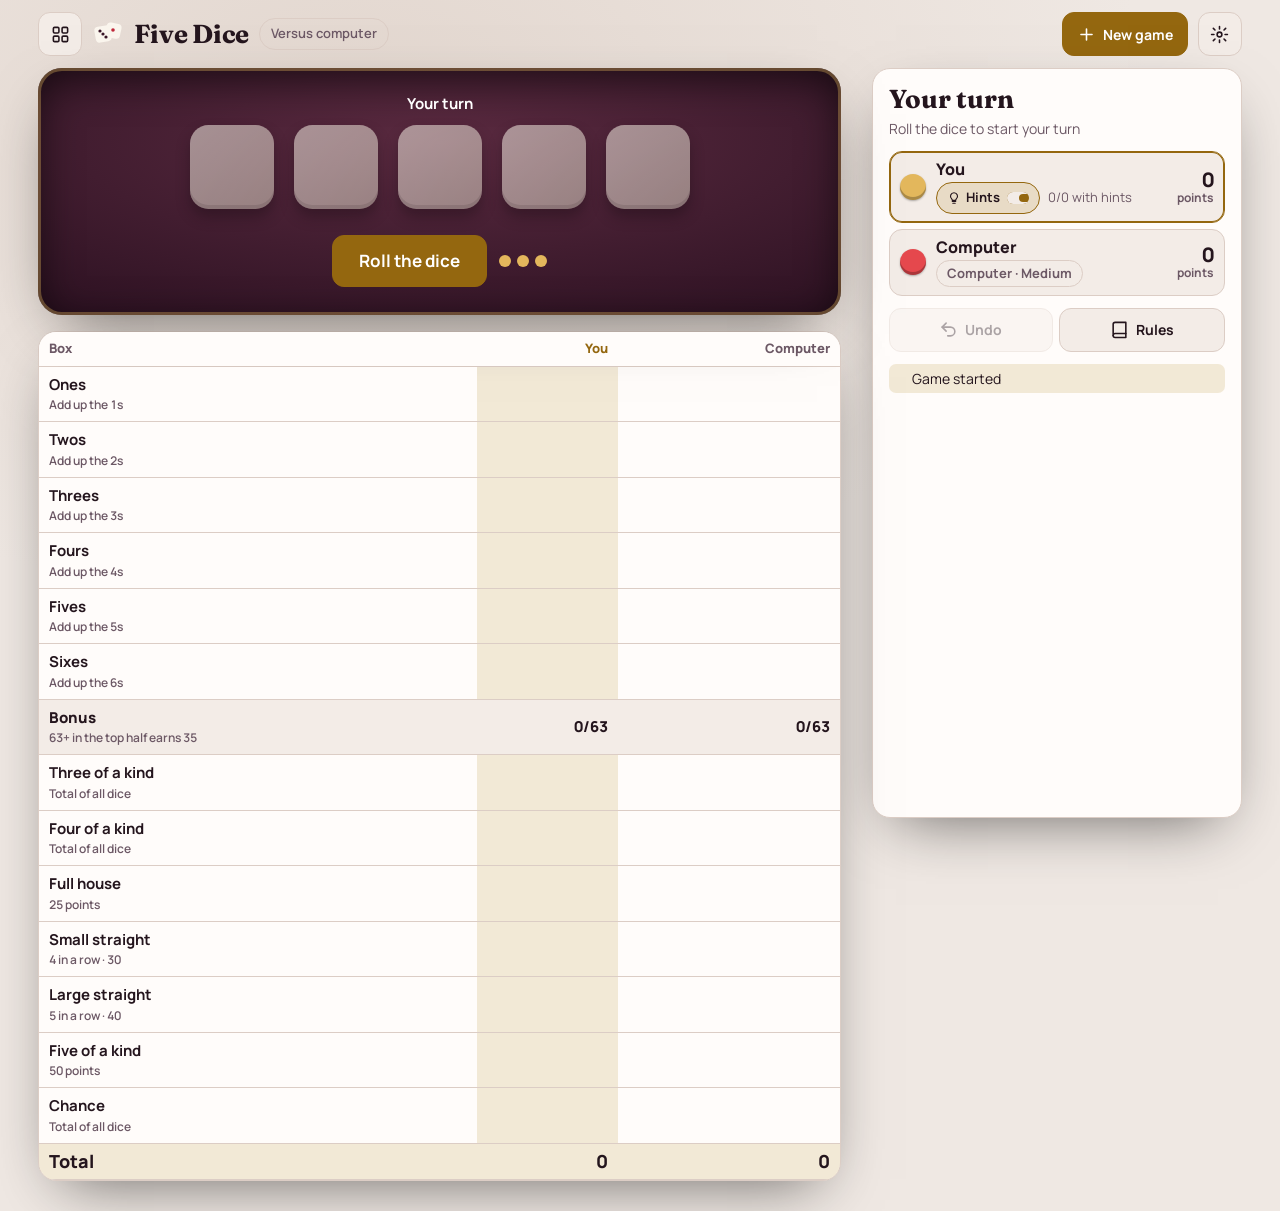
<file: fivedice/index.html>
<!DOCTYPE html>
<html lang="en">
<head>
<meta charset="utf-8">
<meta name="viewport" content="width=device-width, initial-scale=1, viewport-fit=cover">
<title>Five Dice · Game Hall</title>
<meta name="theme-color" content="#1b1016">
<link rel="manifest" href="../manifest.webmanifest"><link rel="icon" href="../icons/icon-192.png"><link rel="apple-touch-icon" href="../icons/apple-touch-icon.png">
<link rel="preconnect" href="https://fonts.googleapis.com"><link rel="preconnect" href="https://fonts.gstatic.com" crossorigin>
<link href="https://fonts.googleapis.com/css2?family=Fraunces:opsz,wght@9..144,600;9..144,700&family=Manrope:wght@400;500;600;700;800&display=swap" rel="stylesheet">
<link rel="stylesheet" href="../shared/hall.css">
<style>
/* Five Dice: ivory dice tumbling in a leather dice tray, with a printed score pad beside them. */
.wrap{display:flex;flex-direction:column;gap:16px}
.tray{position:relative;border-radius:24px;background:radial-gradient(120% 120% at 50% 30%,#5a2a40,#2a1020 75%);box-shadow:var(--sh),inset 0 0 0 3px rgba(227,183,92,.35),inset 0 10px 40px rgba(0,0,0,.6);padding:clamp(16px,3vw,28px);display:flex;flex-direction:column;align-items:center;gap:14px;color:#f6ecef;user-select:none;-webkit-user-select:none}
.dice{display:flex;gap:clamp(8px,2.2vw,20px);justify-content:center;flex-wrap:nowrap}
.die{--d:clamp(50px,11vw,84px);width:var(--d);height:var(--d);border-radius:22%;background:linear-gradient(145deg,#fffdf8,#e9e0d2);box-shadow:inset 0 -4px 0 rgba(0,0,0,.12),0 8px 14px rgba(0,0,0,.45);display:grid;grid-template:repeat(3,1fr)/repeat(3,1fr);padding:calc(var(--d)*.14);cursor:pointer;position:relative;transition:transform .2s,box-shadow .2s;border:0}
.die i{width:68%;aspect-ratio:1;border-radius:50%;background:radial-gradient(circle at 35% 30%,#5b2a40,#24101a);place-self:center;opacity:0}
.die[data-v="1"] i:nth-child(5),.die[data-v="2"] i:nth-child(1),.die[data-v="2"] i:nth-child(9),.die[data-v="3"] i:nth-child(1),.die[data-v="3"] i:nth-child(5),.die[data-v="3"] i:nth-child(9),
.die[data-v="4"] i:nth-child(1),.die[data-v="4"] i:nth-child(3),.die[data-v="4"] i:nth-child(7),.die[data-v="4"] i:nth-child(9),
.die[data-v="5"] i:nth-child(1),.die[data-v="5"] i:nth-child(3),.die[data-v="5"] i:nth-child(5),.die[data-v="5"] i:nth-child(7),.die[data-v="5"] i:nth-child(9),
.die[data-v="6"] i:nth-child(1),.die[data-v="6"] i:nth-child(3),.die[data-v="6"] i:nth-child(4),.die[data-v="6"] i:nth-child(6),.die[data-v="6"] i:nth-child(7),.die[data-v="6"] i:nth-child(9){opacity:1}
.die[data-v="1"] i:nth-child(5){background:radial-gradient(circle at 35% 30%,#ff6f6a,#a31b25);width:80%}
.die.held{transform:translateY(-10px);box-shadow:0 0 0 4px #e3b75c,0 14px 18px rgba(0,0,0,.5)}
.die.held::after{content:"Held";position:absolute;bottom:-26px;left:50%;translate:-50% 0;font:800 12px/1 Manrope,system-ui,sans-serif;color:#f3cf73}
.die.blank i{opacity:0!important}
.die.blank{background:linear-gradient(145deg,#f3ece2,#d9cfc0);opacity:.55}
.die.roll{animation:tumble .55s cubic-bezier(.2,.7,.3,1)}
@keyframes tumble{0%{transform:translateY(-40px) rotate(-200deg) scale(.8)}60%{transform:translateY(4px) rotate(15deg)}100%{transform:none}}
.rollrow{display:flex;gap:12px;align-items:center;flex-wrap:wrap;justify-content:center;margin-top:12px}
.rollbtn{min-height:52px;padding:0 26px;font-size:17px}
.left{display:flex;gap:6px}.left b{width:12px;height:12px;border-radius:50%;background:#e3b75c}.left b.used{background:rgba(255,255,255,.18)}
.who{font:700 15px/1 Manrope,system-ui,sans-serif;color:#d9c3cf}.who b{color:#fff}
.pad{background:var(--panel);border:1px solid var(--line);border-radius:18px;box-shadow:var(--sh);overflow:auto}
table{width:100%;border-collapse:collapse;font-variant-numeric:tabular-nums}
th,td{padding:7px 10px;border-bottom:1px solid var(--line);text-align:right;font-size:15px;white-space:nowrap}
th:first-child,td:first-child{text-align:left;position:sticky;left:0;background:var(--panel);z-index:1}
thead th{font-size:13px;color:var(--mut);font-weight:800;position:sticky;top:0;background:var(--panel);z-index:2}
thead th.cur{color:var(--brass)}
td.cur{background:var(--brassbg)}
td .nm{font-weight:700}td small{display:block;color:var(--mut);font-size:12px;font-weight:600}
tr.sub td{font-weight:800;background:var(--panel2)}tr.sub td:first-child{background:var(--panel2)}
tr.tot td{font:800 18px/1.2 Manrope,system-ui,sans-serif;background:var(--brassbg)}tr.tot td:first-child{background:var(--brassbg)}
td.open{cursor:pointer;color:var(--mut)}
td.open.pv{color:var(--brass);font-weight:800}
td.open:hover{outline:2px solid var(--brass);outline-offset:-2px}
td.zero{color:var(--mut)}
td.just{animation:just 1s}@keyframes just{0%{background:rgba(227,183,92,.6)}}
@media (max-width:600px){th,td{padding:6px 6px;font-size:14px}td small{display:none}}
</style>
</head>
<body>
<script src="../shared/peerjs.min.js"></script>
<script src="../shared/hall.js"></script>
<script>
{
const CATS = [
  ['ones', 'Ones', 'Add up the 1s'], ['twos', 'Twos', 'Add up the 2s'], ['threes', 'Threes', 'Add up the 3s'], ['fours', 'Fours', 'Add up the 4s'], ['fives', 'Fives', 'Add up the 5s'], ['sixes', 'Sixes', 'Add up the 6s'],
  ['three', 'Three of a kind', 'Total of all dice'], ['four', 'Four of a kind', 'Total of all dice'], ['house', 'Full house', '25 points'], ['small', 'Small straight', '4 in a row · 30'],
  ['large', 'Large straight', '5 in a row · 40'], ['five', 'Five of a kind', '50 points'], ['chance', 'Chance', 'Total of all dice']];
const UPPER = CATS.slice(0, 6).map(c => c[0]);
const sum = d => d.reduce((a, b) => a + b, 0);
const counts = d => { const c = [0, 0, 0, 0, 0, 0, 0]; d.forEach(v => c[v]++); return c; };
function scoreFor(cat, d, card){
  const c = counts(d), mx = Math.max(...c), s = sum(d);
  const isFive = mx === 5, joker = isFive && card && card.five != null && card[UPPER[d[0] - 1]] != null;
  const run = n => { const set = new Set(d); for (let st = 1; st + n - 1 <= 6; st++){ let ok = true; for (let k = st; k < st + n; k++) if (!set.has(k)) ok = false; if (ok) return true; } return false; };
  switch (cat){
    case 'ones': case 'twos': case 'threes': case 'fours': case 'fives': case 'sixes': { const v = UPPER.indexOf(cat) + 1; return c[v] * v; }
    case 'three': return mx >= 3 ? s : 0;
    case 'four': return mx >= 4 ? s : 0;
    case 'house': return (c.includes(3) && c.includes(2)) || joker ? 25 : 0;
    case 'small': return run(4) || joker ? 30 : 0;
    case 'large': return run(5) || joker ? 40 : 0;
    case 'five': return isFive ? 50 : 0;
    case 'chance': return s;
  }
  return 0;
}
function totals(card){
  const up = UPPER.reduce((a, k) => a + (card[k] || 0), 0), bonus = up >= 63 ? 35 : 0;
  const low = CATS.slice(6).reduce((a, [k]) => a + (card[k] || 0), 0);
  return {up, bonus, low, extra:card.extra || 0, total:up + bonus + low + (card.extra || 0)};
}
const roll1 = () => 1 + Math.floor(Math.random() * 6);
function setup({n, first}){
  return {cards:Array.from({length:n}, () => ({})), dice:[0, 0, 0, 0, 0], held:[false, false, false, false, false], rolls:0, turn:first % n, n:0, last:null, done:false};
}
function act(s, seat, a){
  if (s.done) throw new Error('The game is over');
  if (seat !== s.turn) throw new Error('It’s not your turn');
  if (a.roll){
    if (s.rolls >= 3) throw new Error('No rolls left: pick a box to score');
    const hold = Array.isArray(a.hold) && s.rolls > 0 ? a.hold.map(Boolean).slice(0, 5) : [false, false, false, false, false];
    s.held = hold; s.dice = s.dice.map((v, i) => hold[i] ? v : roll1()); s.rolls++;
    s.n++; s.last = {kind:'roll', seat, n:s.n, rolled:hold.map(h => !h)}; return s;
  }
  if (a.score){
    if (!s.rolls) throw new Error('Roll the dice first');
    const card = s.cards[seat], cat = a.score;
    if (!CATS.some(c => c[0] === cat)) throw new Error('Pick a box on your score card');
    if (card[cat] != null) throw new Error('You already filled that box');
    const isFive = new Set(s.dice).size === 1;
    let pts = scoreFor(cat, s.dice, card);
    let bonus = 0;
    if (isFive && card.five === 50){ card.extra = (card.extra || 0) + 100; bonus = 100; }
    card[cat] = pts;
    s.n++; s.last = {kind:'score', seat, cat, pts, bonus, n:s.n};
    s.rolls = 0; s.held = [false, false, false, false, false]; s.dice = [0, 0, 0, 0, 0];
    const n = s.cards.length;
    s.turn = (s.turn + 1) % n;
    if (s.cards.every(c => CATS.every(([k]) => c[k] != null))) s.done = true;
    return s;
  }
  throw new Error('Roll, or pick a box to score');
}
function bestCat(d, card){
  let best = null, bv = -1;
  for (const [k] of CATS){
    if (card[k] != null) continue;
    let v = scoreFor(k, d, card);
    // value boxes by how good the score is for that box, not just raw points
    const w = {ones:1, twos:1, threes:1, fours:1, fives:1, sixes:1, three:.8, four:.9, house:1, small:1, large:1, five:1.2, chance:.55}[k];
    let adj = v * w;
    if (UPPER.includes(k)){ const face = UPPER.indexOf(k) + 1; adj += (counts(d)[face] - 3) * face * .9; }
    if (v === 0) adj = -({five:6, large:8, small:5, house:4, four:3, three:2, chance:8, ones:.5, twos:1, threes:2, fours:3, fives:4, sixes:5}[k]);
    if (adj > bv){ bv = adj; best = k; }
  }
  return best;
}
function expectHold(d, hold, card, rollsLeft, sims){
  let tot = 0;
  for (let t = 0; t < sims; t++){
    let x = d.map((v, i) => hold[i] ? v : roll1());
    if (rollsLeft > 1){ const h2 = heurHold(x, card); x = x.map((v, i) => h2[i] ? v : roll1()); }
    const k = bestCat(x, card); tot += k ? scoreFor(k, x, card) + (k === 'five' && scoreFor('five', x, card) ? 15 : 0) : 0;
  }
  return tot / sims;
}
function heurHold(d, card){
  const c = counts(d), mx = Math.max(...c), face = c.lastIndexOf(mx);
  const set = new Set(d);
  for (const run of [[1,2,3,4,5],[2,3,4,5,6],[1,2,3,4],[2,3,4,5],[3,4,5,6]]){
    const have = run.filter(v => set.has(v)).length;
    if ((run.length === 5 && have >= 4 && card.large == null) || (run.length === 4 && have === 4 && (card.small == null || card.large == null))){
      const used = new Set(); return d.map(v => run.includes(v) && !used.has(v) && used.add(v));
    }
  }
  return d.map(v => v === face && mx >= 2);
}
function cpu(s, seat, level){
  const card = s.cards[seat];
  if (s.rolls === 0) return {roll:true};
  if (s.rolls < 3){
    const k = bestCat(s.dice, card), now = k ? scoreFor(k, s.dice, card) : 0;
    if (level >= 1 && ((k === 'five' && now) || (k === 'large' && now) || (level >= 2 && k === 'house' && now && s.rolls === 2))) return {score:k};
    let hold;
    if (level === 0) hold = s.dice.map(() => Math.random() < .4);
    else if (level === 1) hold = heurHold(s.dice, card);
    else {
      const sims = level === 2 ? 40 : 120; let best = heurHold(s.dice, card), bv = expectHold(s.dice, best, card, 3 - s.rolls, sims);
      for (let m = 0; m < 32; m++){ const h = [0, 1, 2, 3, 4].map(i => !!(m >> i & 1)); const v = expectHold(s.dice, h, card, 3 - s.rolls, sims); if (v > bv){ bv = v; best = h; } }
      const stay = k ? scoreFor(k, s.dice, card) : 0;
      if (stay >= bv && stay > 0) return {score:k};
      hold = best;
    }
    return {roll:true, hold};
  }
  return {score:bestCat(s.dice, card) || CATS.find(([k]) => card[k] == null)[0]};
}
let CTX = null, lastN = null, holdUI = [false, false, false, false, false], justCat = null;
Hall.run({
  id:'fivedice', name:'Five Dice', min:1, max:4, soloOk:true, defaultPlayers:2, colors:['#e3b75c', '#e5484d', '#2f72d6', '#2f9e5e'], layout:'wide', logLabel:'Rolls',
  icon:'<svg viewBox="0 0 32 32"><rect x="3" y="8" width="16" height="16" rx="4" fill="#fbf6ee" transform="rotate(-10 11 16)"/><rect x="14" y="5" width="15" height="15" rx="4" fill="#fbf6ee" transform="rotate(12 21 12)"/><circle cx="8" cy="13" r="1.6" fill="#3a1628"/><circle cx="14" cy="19" r="1.6" fill="#3a1628"/><circle cx="11" cy="16" r="1.6" fill="#3a1628"/><circle cx="21" cy="12" r="1.8" fill="#c0283a"/></svg>',
  tagline:'Roll five dice up to three times a turn and fill your score card.',
  hintable:true, hintLabel:'Show what each box would score', hintShort:'Hints',
  credit:'Five Dice uses the classic five-dice scoring game rules.',
  rules:`<p>Everyone has a score card with 13 boxes. Each turn you fill exactly one box. After 13 rounds, the highest total wins.</p>
  <h3>Your turn</h3><ul><li>Roll all five dice. Tap any dice you want to keep, then roll the rest. You get up to three rolls.</li><li>Then tap a box on your score card. If your dice don't fit it, you score 0 there.</li></ul>
  <h3>The boxes</h3><ul><li><b>Ones to Sixes</b>: add up only the dice showing that number. Get 63 or more in these six boxes for a <b>35-point bonus</b>.</li><li><b>Three / Four of a kind</b>: at least 3 (or 4) dice the same; score the total of all five dice.</li><li><b>Full house</b>: three of one number and two of another: 25.</li><li><b>Small straight</b>: four in a row (like 2-3-4-5): 30. <b>Large straight</b>: five in a row: 40.</li><li><b>Five of a kind</b>: all five the same: 50. Each extra five of a kind after that earns <b>100 bonus points</b> and can fill Full house or a straight at full value.</li><li><b>Chance</b>: the total of any five dice.</li></ul>
  <h3>Hints</h3><p>With hints on, your empty boxes show what the current dice would score.</p>`,
  setup, act,
  current:s => s.done ? null : s.turn,
  over(s){
    if (!s.done) return null;
    const t = s.cards.map(c => totals(c).total), mx = Math.max(...t);
    const w = t.map((v, i) => v === mx ? i : -1).filter(i => i >= 0);
    if (t.length === 1) return {winners:[], title:'Game over', text:`You scored ${mx}` + (mx >= 250 ? '. Great game!' : '')};
    return {winners:w, text:`with ${mx} points`};
  },
  cpu, cpuDelay:s => s.rolls === 0 ? 700 : 1300,
  describe(a, prev, next){ const l = next.last; if (l.kind === 'roll') return `rolled ${next.dice.join(' ')}`; const name = CATS.find(c => c[0] === l.cat)[1]; return `scored ${l.pts} in ${name}` + (l.bonus ? ' + 100 bonus!' : ''); },
  score(s, i){ return {v:totals(s.cards[i]).total, l:'points'}; },
  status(s, {actor}){
    if (!s || s.done) return '';
    const left = 3 - s.rolls;
    if (actor == null) return s.rolls ? `${left} roll${left === 1 ? '' : 's'} left` : '';
    if (!s.rolls) return 'Roll the dice to start your turn';
    return left ? `Tap dice to keep them. ${left} roll${left === 1 ? '' : 's'} left, or pick a box` : 'Pick a box to score';
  },
  render
});
const esc = Hall.esc;
function render(ctx, stage){
  CTX = ctx;
  const s = ctx.state;
  let w = stage.querySelector('.wrap');
  if (!w){
    stage.innerHTML = `<div class="wrap"><div class="tray"><div class="who"></div><div class="dice">${[0, 1, 2, 3, 4].map(i => `<button class="die" data-i="${i}" aria-label="Die ${i + 1}">${'<i></i>'.repeat(9)}</button>`).join('')}</div><div class="rollrow"><button class="ib pri rollbtn" id="roll">Roll</button><span class="left"><b></b><b></b><b></b></span></div></div><div class="pad"><table></table></div></div>`;
    w = stage.querySelector('.wrap'); lastN = null;
    w.querySelector('.dice').addEventListener('click', e => {
      const d = e.target.closest('.die'); if (!d || !CTX || CTX.actor == null) return;
      if (!CTX.state.rolls){ CTX.toast('Roll first'); return; }
      if (CTX.state.rolls >= 3){ CTX.toast('No rolls left: pick a box'); return; }
      const i = +d.dataset.i; holdUI[i] = !holdUI[i]; CTX.sfx.flip(); d.classList.toggle('held', holdUI[i]);
    });
    w.querySelector('#roll').onclick = () => { if (!CTX || CTX.actor == null) return; CTX.act({roll:true, hold:holdUI.slice()}); };
    w.querySelector('table').addEventListener('click', e => {
      const td = e.target.closest('td.open'); if (!td || !CTX || CTX.actor == null) return;
      if (!CTX.state.rolls){ CTX.sfx.bad(); CTX.toast('Roll the dice first'); return; }
      const cat = td.dataset.cat, pts = scoreFor(cat, CTX.state.dice, CTX.state.cards[CTX.actor]);
      if (pts === 0 && td.dataset.confirm !== '1'){ td.dataset.confirm = '1'; CTX.toast('That scores 0 here. Tap again to take the 0'); setTimeout(() => { td.dataset.confirm = ''; }, 3000); return; }
      justCat = cat; CTX.act({score:cat});
    });
  }
  const cur = s.turn, p = ctx.players[cur] || {};
  w.querySelector('.who').innerHTML = s.done ? 'Game over' : (ctx.actor != null ? '<b>Your turn</b>' : `<b>${esc(p.name || 'Player')}</b>’s turn`);
  // dice
  const newRoll = s.last && s.last.kind === 'roll' && s.last.n !== lastN && lastN !== null;
  if (s.last && s.last.n !== lastN) holdUI = s.rolls && s.rolls < 3 ? s.held.slice() : [false, false, false, false, false];
  w.querySelectorAll('.die').forEach((d, i) => {
    const v = s.dice[i];
    d.dataset.v = v || 1;
    d.classList.toggle('blank', !v);
    d.classList.toggle('held', !!v && holdUI[i] && s.rolls < 3);
    if (newRoll && s.last.rolled[i] && ctx.anim){ d.classList.remove('roll'); void d.offsetWidth; d.style.animationDelay = (i * 40) + 'ms'; d.classList.add('roll'); }
    d.disabled = ctx.actor == null;
  });
  if (newRoll){ ctx.sfx.dice(); if (new Set(s.dice).size === 1) setTimeout(() => { ctx.sfx.win(); ctx.toast('Five of a kind!'); }, 600); }
  const rb = w.querySelector('#roll');
  rb.hidden = ctx.actor == null || s.done;
  rb.disabled = s.rolls >= 3;
  rb.textContent = !s.rolls ? 'Roll the dice' : s.rolls >= 3 ? 'Pick a box' : holdUI.every(Boolean) ? 'Roll (all held)' : 'Roll again';
  w.querySelectorAll('.left b').forEach((b, i) => b.classList.toggle('used', i < s.rolls));
  // score pad
  const n = s.cards.length, viewSeat = ctx.actor;
  const head = `<thead><tr><th>Box</th>${ctx.players.map((q, i) => `<th class="${i === cur && !s.done ? 'cur' : ''}">${esc((q && q.name) || 'Player ' + (i + 1))}</th>`).join('')}</tr></thead>`;
  const row = (k, label, sub) => `<tr><td><span class="nm">${label}</span><small>${sub}</small></td>${s.cards.map((c, i) => {
    const v = c[k];
    if (v != null) return `<td class="${v === 0 ? 'zero' : ''} ${i === cur && !s.done ? 'cur' : ''} ${justCat === k && s.last && s.last.seat === i ? 'just' : ''}">${v}</td>`;
    if (i === viewSeat && s.rolls){ const pv = scoreFor(k, s.dice, c); return `<td class="open cur ${ctx.hints ? 'pv' : ''}" data-cat="${k}">${ctx.hints ? pv : '·'}</td>`; }
    return `<td class="${i === cur && !s.done ? 'cur' : ''}"></td>`;
  }).join('')}</tr>`;
  let h = head + '<tbody>';
  CATS.slice(0, 6).forEach(([k, l, d]) => { h += row(k, l, d); });
  h += `<tr class="sub"><td>Bonus <small>63+ in the top half earns 35</small></td>${s.cards.map(c => { const t = totals(c); return `<td>${t.bonus ? 35 : `${t.up}/63`}</td>`; }).join('')}</tr>`;
  CATS.slice(6).forEach(([k, l, d]) => { h += row(k, l, d); });
  if (s.cards.some(c => c.extra)) h += `<tr class="sub"><td>Five-of-a-kind bonus</td>${s.cards.map(c => `<td>${c.extra || 0}</td>`).join('')}</tr>`;
  h += `<tr class="tot"><td>Total</td>${s.cards.map(c => `<td>${totals(c).total}</td>`).join('')}</tr></tbody>`;
  w.querySelector('table').innerHTML = h;
  if (s.last && s.last.kind === 'score' && s.last.n !== lastN && lastN !== null){ justCat = s.last.cat; ctx.sfx.place(); if (s.last.bonus) ctx.sfx.win(); }
  lastN = s.last ? s.last.n : 0;
}
}
</script>
</body>
</html>
</file>
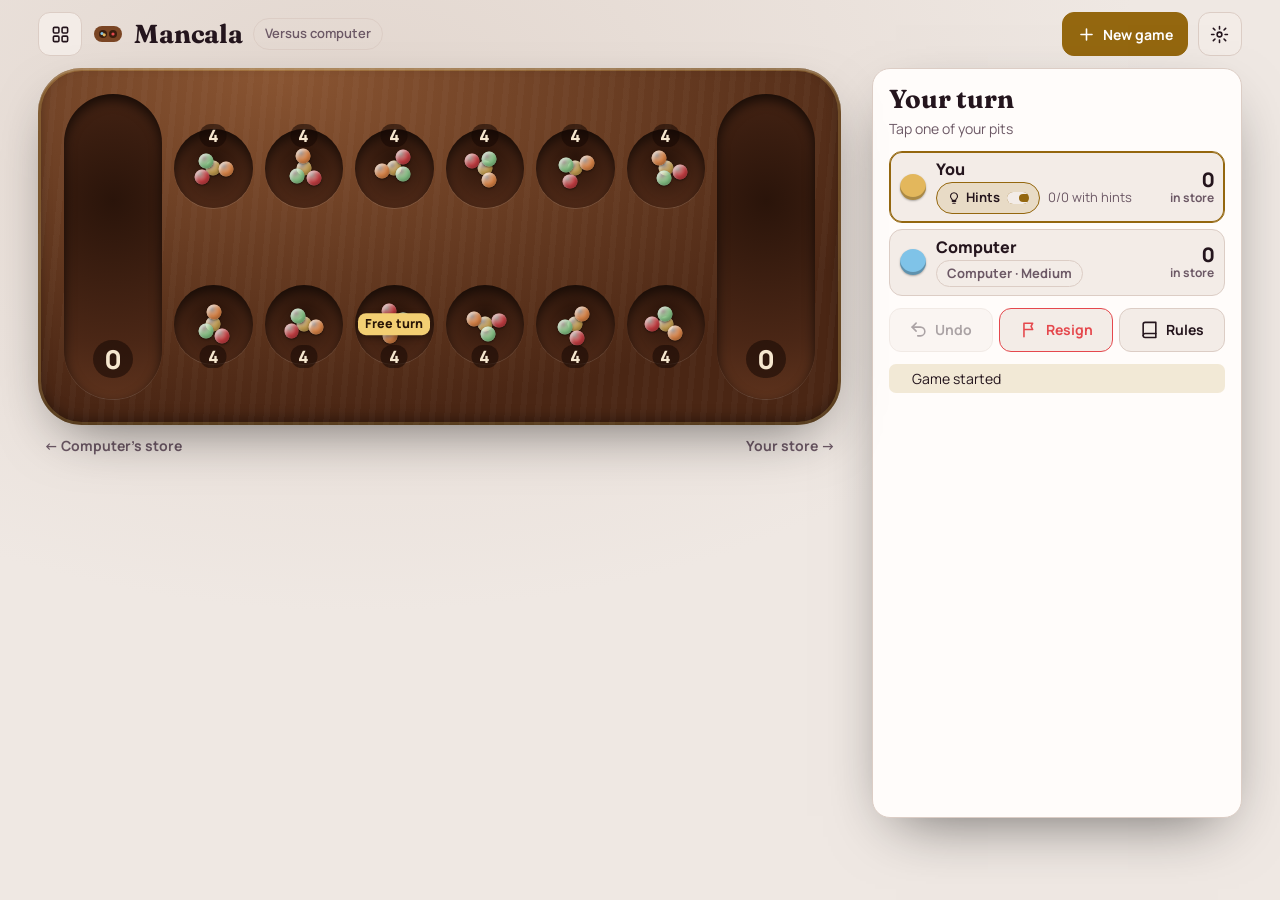
<file: mancala/index.html>
<!DOCTYPE html>
<html lang="en">
<head>
<meta charset="utf-8">
<meta name="viewport" content="width=device-width, initial-scale=1, viewport-fit=cover">
<title>Mancala · Game Hall</title>
<meta name="theme-color" content="#1b1016">
<link rel="manifest" href="../manifest.webmanifest"><link rel="icon" href="../icons/icon-192.png"><link rel="apple-touch-icon" href="../icons/apple-touch-icon.png">
<link rel="preconnect" href="https://fonts.googleapis.com"><link rel="preconnect" href="https://fonts.gstatic.com" crossorigin>
<link href="https://fonts.googleapis.com/css2?family=Fraunces:opsz,wght@9..144,600;9..144,700&family=Manrope:wght@400;500;600;700;800&display=swap" rel="stylesheet">
<link rel="stylesheet" href="../shared/hall.css">
<style>
/* Mancala: a carved wooden board with glass beads; your row is at the bottom, your store on the right. */
.mb{position:relative;width:100%;aspect-ratio:2.25;border-radius:clamp(18px,4vw,44px);background:radial-gradient(120% 140% at 30% 0%,#8a5532,#4a2614 70%);box-shadow:var(--sh),inset 0 2px 0 rgba(255,255,255,.18),inset 0 -6px 14px rgba(0,0,0,.4),inset 0 0 0 3px rgba(227,183,92,.35);padding:3.2%;display:grid;grid-template-columns:1.25fr repeat(6,1fr) 1.25fr;grid-template-rows:1fr 1fr;gap:2.2% 1.6%;user-select:none;-webkit-user-select:none}
.mb::before{content:"";position:absolute;inset:0;border-radius:inherit;pointer-events:none;background:repeating-linear-gradient(95deg,rgba(255,255,255,.025) 0 6px,transparent 6px 15px)}
.pit,.store{position:relative;border-radius:50%;align-self:center;background:radial-gradient(circle at 50% 35%,#2a140a,#4b2716 70%,#5e331d);box-shadow:inset 0 6px 12px rgba(0,0,0,.65),0 1px 0 rgba(255,255,255,.12);overflow:visible}
.pit{aspect-ratio:1;width:100%}
.store{grid-row:1/3;border-radius:999px;align-self:stretch}
.pit.mine{cursor:pointer}
.pit.mine.ok:hover{box-shadow:inset 0 6px 12px rgba(0,0,0,.65),0 0 0 3px rgba(227,183,92,.7)}
.pit.lit{box-shadow:inset 0 6px 12px rgba(0,0,0,.65),0 0 0 3px rgba(247,205,90,.95),0 0 18px rgba(247,205,90,.5)}
.pit.src{box-shadow:inset 0 6px 12px rgba(0,0,0,.65),0 0 0 3px rgba(255,255,255,.45)}
.pit.cap{animation:cap .6s}@keyframes cap{40%{box-shadow:inset 0 6px 12px rgba(0,0,0,.65),0 0 0 4px #e5484d}}
.bead{position:absolute;width:19%;aspect-ratio:1;border-radius:50%;box-shadow:inset -2px -3px 4px rgba(0,0,0,.35),inset 2px 2px 3px rgba(255,255,255,.55),0 1px 2px rgba(0,0,0,.5);transform:translate(-50%,-50%)}
.store .bead{width:30%;height:auto}
.cnt{position:absolute;left:50%;translate:-50% 0;font:800 clamp(12px,1.7vw,17px)/1 Manrope,system-ui,sans-serif;color:#f6e7cf;background:rgba(20,8,4,.55);padding:3px 8px;border-radius:99px;font-variant-numeric:tabular-nums;pointer-events:none}
.row0 .cnt{bottom:-6%}.row1 .cnt{top:-6%}.store .cnt{top:auto;bottom:7%;font-size:clamp(16px,2.6vw,26px);padding:6px 12px}
.tip{position:absolute;left:50%;top:50%;translate:-50% -50%;font:800 clamp(10px,1.2vw,12.5px)/1.1 Manrope,system-ui,sans-serif;color:#2a1607;background:#f3cf73;padding:4px 7px;border-radius:8px;white-space:nowrap;pointer-events:none;box-shadow:0 2px 6px rgba(0,0,0,.4);z-index:2}
.lab{display:flex;justify-content:space-between;color:var(--mut);font-weight:700;font-size:14px;margin:10px 6px 0}
@media (max-width:600px){.mb{aspect-ratio:1.9}.bead{width:22%}}
</style>
</head>
<body>
<script src="../shared/peerjs.min.js"></script>
<script src="../shared/hall.js"></script>
<script>
{
const STORE = [6, 13];
const own = (i, seat) => seat === 0 ? i >= 0 && i <= 5 : i >= 7 && i <= 12;
const opp = i => 12 - i;
function setup({first, opts}){
  const n = +opts.seeds || 4, pits = Array(14).fill(n); pits[6] = pits[13] = 0;
  return {pits, turn:first % 2, last:null, n:0, done:false};
}
function sow(s, pit){
  const seat = s.turn; let seeds = s.pits[pit]; s.pits[pit] = 0;
  let i = pit; const path = [];
  while (seeds > 0){ i = (i + 1) % 14; if (i === STORE[1 - seat]) continue; s.pits[i]++; seeds--; path.push(i); }
  let cap = null, extra = false;
  if (i === STORE[seat]) extra = true;
  else if (own(i, seat) && s.pits[i] === 1 && s.pits[opp(i)] > 0){
    const n = s.pits[opp(i)] + 1; cap = {at:i, from:opp(i), n};
    s.pits[STORE[seat]] += n; s.pits[i] = 0; s.pits[opp(i)] = 0;
  }
  let sweep = null;
  const empty0 = [0,1,2,3,4,5].every(k => !s.pits[k]), empty1 = [7,8,9,10,11,12].every(k => !s.pits[k]);
  if (empty0 || empty1){
    sweep = [0, 0];
    for (let k = 0; k < 6; k++){ sweep[0] += s.pits[k]; s.pits[6] += s.pits[k]; s.pits[k] = 0; sweep[1] += s.pits[k + 7]; s.pits[13] += s.pits[k + 7]; s.pits[k + 7] = 0; }
    s.done = true;
  }
  s.n++; s.last = {seat, pit, path, cap, extra, sweep, n:s.n};
  if (!extra && !s.done) s.turn = 1 - seat;
  return s;
}
const moves = s => s.done ? [] : (s.turn === 0 ? [0,1,2,3,4,5] : [7,8,9,10,11,12]).filter(i => s.pits[i] > 0);
function preview(s, pit){ const t = sow(Hall.clone(s), pit); return t.last; }
function mm(s, depth, me, a, b){
  if (s.done || depth === 0) return s.pits[STORE[me]] - s.pits[STORE[1 - me]] + (s.done ? (s.pits[STORE[me]] > s.pits[STORE[1 - me]] ? 500 : s.pits[STORE[me]] < s.pits[STORE[1 - me]] ? -500 : 0) : 0);
  const ms = moves(s), maxi = s.turn === me;
  let best = maxi ? -1e9 : 1e9;
  for (const m of ms){
    const v = mm(sow(Hall.clone(s), m), depth - 1, me, a, b);
    if (maxi){ if (v > best) best = v; if (v > a) a = v; } else { if (v < best) best = v; if (v < b) b = v; }
    if (a >= b) break;
  }
  return best;
}
let CTX = null, disp = null, lastN = null, animT = 0, animating = false;
Hall.run({
  id:'mancala', name:'Mancala', min:2, max:2, colors:['#e3b75c', '#7fc3e8'], layout:'wide', resign:true,
  icon:'<svg viewBox="0 0 32 32"><rect x="2" y="8" width="28" height="16" rx="8" fill="#7a4524"/><circle cx="11" cy="16" r="4" fill="#3a1d0e"/><circle cx="21" cy="16" r="4" fill="#3a1d0e"/><circle cx="10" cy="15.5" r="1.6" fill="#7fc3e8"/><circle cx="12.2" cy="16.8" r="1.6" fill="#e3b75c"/><circle cx="21" cy="16" r="1.6" fill="#e5484d"/></svg>',
  tagline:'Sow your seeds around the board and fill your store.',
  hintable:true, hintLabel:'Show what each pit will do', hintShort:'Hints', handWord:'pits',
  options:[{key:'seeds', label:'Seeds per pit', def:4, choices:[[3, '3 · quick'], [4, '4 · classic'], [5, '5'], [6, '6 · long']]}],
  credit:'Rules: Kalah, the most common Mancala game.',
  rules:`<p>Each player has six pits in the row nearest them and a big store on their right. The player with the most seeds in their store at the end wins.</p>
  <h3>Your turn</h3><ul><li>Pick up every seed in one of your pits.</li><li>Going counter-clockwise, drop one seed in each pit after it, including your own store but never your opponent's.</li></ul>
  <h3>Bonus rules</h3><ul><li><b>Free turn:</b> if your last seed lands in your store, go again.</li><li><b>Capture:</b> if your last seed lands in an empty pit on your side and the pit across from it has seeds, take both into your store.</li></ul>
  <h3>The end</h3><p>When one side runs out of seeds, the other player moves all the seeds left on their side into their store, and the stores are counted.</p>
  <h3>Hints</h3><p>With hints on, your pits show which ones give a free turn or a capture.</p>`,
  setup,
  current:s => s.done ? null : s.turn,
  act(s, seat, a){
    if (seat !== s.turn) throw new Error('It’s not your turn');
    const pit = a && +a.pit;
    if (!own(pit, seat) || !s.pits[pit]) throw new Error('Pick one of your pits that has seeds');
    return sow(s, pit);
  },
  over(s){
    if (!s.done) return null;
    const a = s.pits[6], b = s.pits[13];
    return a === b ? {winners:[], text:`${a} seeds each`} : {winners:[a > b ? 0 : 1], text:`${Math.max(a, b)} seeds to ${Math.min(a, b)}`};
  },
  cpu(s, seat, level){
    const ms = moves(s);
    if (level === 0 && Math.random() < .4) return {pit:ms[Math.floor(Math.random() * ms.length)]};
    const depth = [2, 4, 6, 8][level];
    let best = ms[0], bv = -1e9;
    for (const m of ms){ const v = mm(sow(Hall.clone(s), m), depth - 1, seat, -1e9, 1e9) + (level < 2 ? Math.random() * 1.5 : 0); if (v > bv){ bv = v; best = m; } }
    return {pit:best};
  },
  cpuDelay:() => animating ? 900 + 150 * ((CTX && CTX.state.last && CTX.state.last.path.length) || 0) : 800,
  describe(a, prev, next){ const l = next.last; return `sowed ${l.path.length} from pit ${(l.pit % 7) + 1}` + (l.cap ? `, captured ${l.cap.n}` : '') + (l.extra ? ', free turn!' : ''); },
  score(s, i){ return {v:s.pits[STORE[i]], l:'in store'}; },
  status(s, {actor}){
    if (!s || s.done) return '';
    if (s.last && s.last.extra && s.last.seat === s.turn) return 'Free turn! Go again';
    return actor != null ? 'Tap one of your pits' : '';
  },
  render(ctx, stage){
    CTX = ctx;
    const s = ctx.state, me = ctx.viewer === 1 ? 1 : 0;
    let mb = stage.querySelector('.mb');
    if (!mb || +mb.dataset.me !== me){
      stage.innerHTML = '<div class="mb"></div><div class="lab"><span class="lt0"></span><span class="lt1"></span></div>';
      mb = stage.querySelector('.mb'); mb.dataset.me = me; disp = null; lastN = null;
      const top = me === 0 ? [12, 11, 10, 9, 8, 7] : [5, 4, 3, 2, 1, 0], bot = me === 0 ? [0, 1, 2, 3, 4, 5] : [7, 8, 9, 10, 11, 12];
      let h = `<div class="store" data-i="${STORE[1 - me]}" style="grid-column:1"></div>`;
      top.forEach((i, k) => { h += `<div class="pit row1" data-i="${i}" style="grid-column:${k + 2};grid-row:1"></div>`; });
      h += `<div class="store" data-i="${STORE[me]}" style="grid-column:8"></div>`;
      bot.forEach((i, k) => { h += `<div class="pit row0" data-i="${i}" style="grid-column:${k + 2};grid-row:2"></div>`; });
      mb.innerHTML = h;
      mb.addEventListener('click', e => {
        const p = e.target.closest('.pit'); if (!p || animating || !CTX || CTX.actor == null) return;
        const i = +p.dataset.i;
        if (!own(i, CTX.actor)){ CTX.sfx.bad(); CTX.toast('Pick a pit on your own side'); return; }
        if (!CTX.state.pits[i]){ CTX.sfx.bad(); CTX.toast('That pit is empty'); p.classList.add('shake'); setTimeout(() => p.classList.remove('shake'), 350); return; }
        CTX.act({pit:i});
      });
    }
    const whose = p => !p ? '' : p.name === 'You' ? 'Your store' : (p.name || 'Player') + '’s store';
    stage.querySelector('.lt0').textContent = '← ' + whose(ctx.players[1 - me]);
    stage.querySelector('.lt1').textContent = whose(ctx.players[me]) + ' →';
    const l = s.last;
    if (l && l.n !== lastN && lastN !== null && ctx.prev && ctx.anim){
      clearInterval(animT); animating = true;
      disp = ctx.prev.pits.slice(); disp[l.pit] = 0; let k = 0;
      draw(mb, disp, ctx, l.pit);
      animT = setInterval(() => {
        if (k < l.path.length){ disp[l.path[k]]++; ctx.sfx.seed(k % 8); draw(mb, disp, ctx, l.pit, l.path[k]); k++; return; }
        clearInterval(animT); animating = false; disp = null;
        if (l.cap){ ctx.sfx.capture(); mb.querySelectorAll(`[data-i="${l.cap.at}"],[data-i="${l.cap.from}"]`).forEach(e => e.classList.add('cap')); }
        else if (l.extra) ctx.sfx.good();
        draw(mb, CTX.state.pits, CTX);
      }, 150);
    } else if (!animating) draw(mb, s.pits, ctx);
    lastN = l ? l.n : 0;
  },
  endDelay:1600
});
const COLORS = ['#e3b75c', '#7fc3e8', '#e5484d', '#9be29b', '#c79bff', '#f6ecef', '#ff9a52'];
function beadPos(i, k, store){
  // a gentle spiral, jittered per pit so every pit looks hand-filled
  const a = k * 2.4 + i * 1.7, r = (store ? 9 : 7) * Math.sqrt(k) + (k ? 6 : 0);
  return [50 + Math.cos(a) * Math.min(r, store ? 30 : 30), 50 + Math.sin(a) * Math.min(r, store ? 40 : 30)];
}
function draw(mb, pits, ctx, src, at){
  const s = ctx.state, act = ctx.actor;
  const tips = {};
  if (ctx.hints && act != null && !animating) for (const m of moves(s)){ const l = preview(s, m); if (l.extra) tips[m] = 'Free turn'; else if (l.cap) tips[m] = 'Capture ' + l.cap.n; }
  mb.querySelectorAll('[data-i]').forEach(el => {
    const i = +el.dataset.i, n = pits[i], store = el.classList.contains('store');
    const show = Math.min(n, store ? 40 : 18);
    let h = '';
    for (let k = 0; k < show; k++){ const [x, y] = beadPos(i, k, store); h += `<i class="bead" style="left:${x}%;top:${y}%;background:radial-gradient(circle at 35% 30%,#fff8,${COLORS[(i * 7 + k * 3) % COLORS.length]} 55%)"></i>`; }
    h += `<span class="cnt">${n}</span>`;
    if (tips[i]) h += `<span class="tip">${tips[i]}</span>`;
    el.innerHTML = h;
    el.classList.toggle('mine', act != null && own(i, act));
    el.classList.toggle('ok', act != null && own(i, act) && n > 0);
    el.classList.toggle('src', i === src);
    el.classList.toggle('lit', i === at);
  });
}
}
</script>
</body>
</html>
</file>
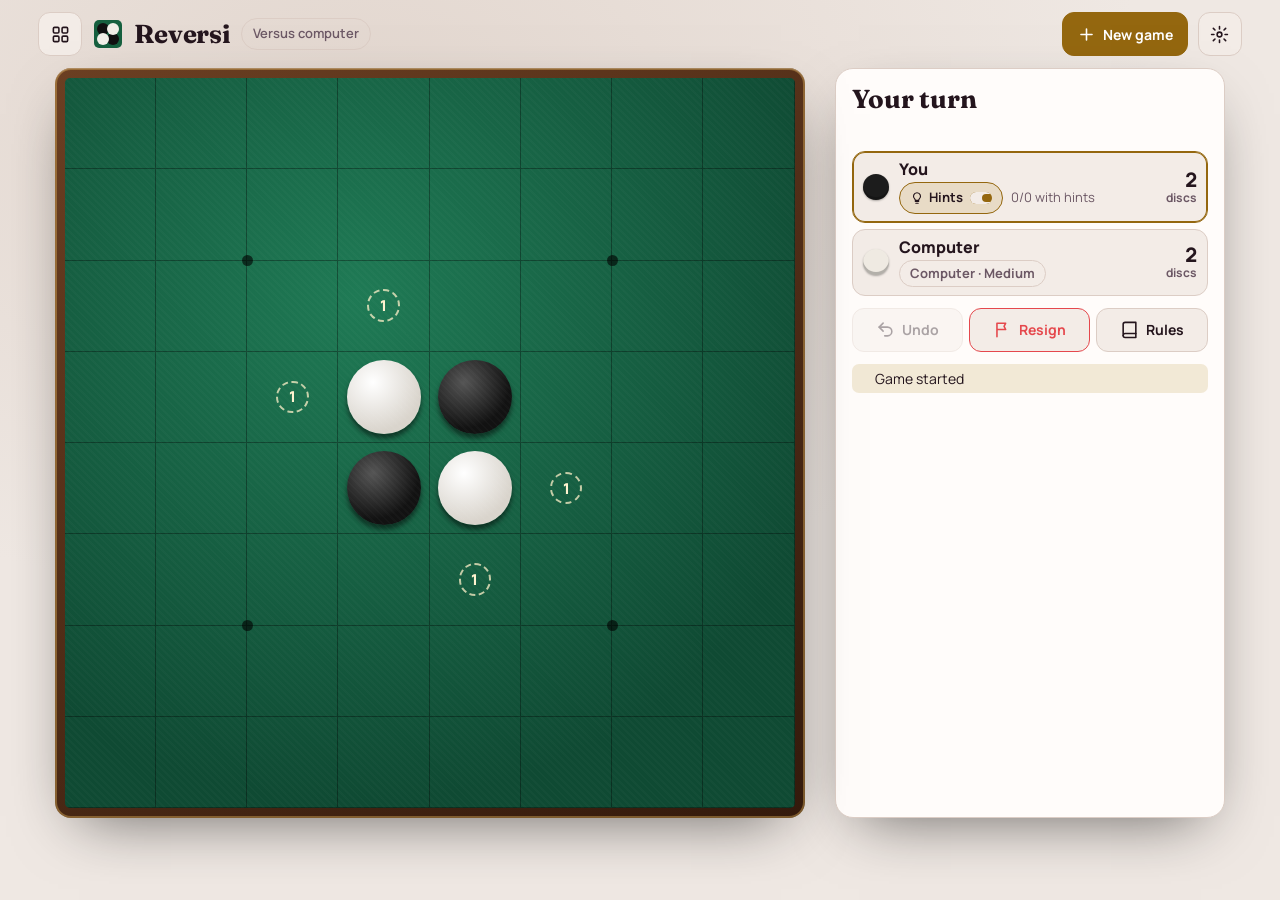
<file: reversi/index.html>
<!DOCTYPE html>
<html lang="en">
<head>
<meta charset="utf-8">
<meta name="viewport" content="width=device-width, initial-scale=1, viewport-fit=cover">
<title>Reversi · Game Hall</title>
<meta name="theme-color" content="#1b1016">
<link rel="manifest" href="../manifest.webmanifest"><link rel="icon" href="../icons/icon-192.png"><link rel="apple-touch-icon" href="../icons/apple-touch-icon.png">
<link rel="preconnect" href="https://fonts.googleapis.com"><link rel="preconnect" href="https://fonts.gstatic.com" crossorigin>
<link href="https://fonts.googleapis.com/css2?family=Fraunces:opsz,wght@9..144,600;9..144,700&family=Manrope:wght@400;500;600;700;800&display=swap" rel="stylesheet">
<link rel="stylesheet" href="../shared/hall.css">
<style>
/* Reversi: a deep green baize table in a walnut frame; discs flip on their edge. */
.frame{padding:10px;border-radius:16px;background:linear-gradient(150deg,var(--wood1),var(--wood2));box-shadow:var(--sh),inset 0 1px 0 rgba(255,255,255,.2),inset 0 0 0 2px rgba(227,183,92,.4)}
.rb{position:relative;width:calc(var(--bs) - 20px);aspect-ratio:1;border-radius:5px;overflow:hidden;background:radial-gradient(circle at 40% 30%,#1f7a55,#0f4a33 75%);display:grid;grid-template:repeat(8,1fr)/repeat(8,1fr);user-select:none;-webkit-user-select:none;touch-action:manipulation}
.rb::after{content:"";position:absolute;inset:0;pointer-events:none;background:repeating-linear-gradient(45deg,rgba(255,255,255,.018) 0 2px,transparent 2px 5px)}
.c{position:relative;border-right:1px solid rgba(0,0,0,.35);border-bottom:1px solid rgba(0,0,0,.35);cursor:pointer}
.c.dotc::before{content:"";position:absolute;left:-6%;top:-6%;width:12%;height:12%;border-radius:50%;background:rgba(0,0,0,.6);z-index:1}
.c.ok:hover{background:rgba(255,255,255,.08)}
.c.last{background:rgba(247,205,90,.2)}
.hint{position:absolute;inset:32%;border-radius:50%;border:2px dashed rgba(255,240,200,.75);display:grid;place-items:center;font:800 clamp(10px,calc(var(--bs)*.022),15px)/1 Manrope,system-ui,sans-serif;color:#fff3cf}
.dk{position:absolute;inset:9%;border-radius:50%;transition:background .1s;box-shadow:0 calc(var(--bs)*.006) calc(var(--bs)*.007) rgba(0,0,0,.5)}
.dk.b{background:radial-gradient(circle at 35% 30%,#555,#121212 65%)}
.dk.w{background:radial-gradient(circle at 35% 30%,#fff,#d9d4cc 70%)}
.dk.new{animation:drop .3s cubic-bezier(.2,.9,.3,1.3)}
.dk.flip{animation:flip .5s ease-in-out}
@keyframes drop{from{transform:scale(1.5);opacity:0}}
@keyframes flip{0%{transform:scaleX(1)}50%{transform:scaleX(.05) scaleY(1.08)}100%{transform:scaleX(1)}}
.pass{margin-top:12px;display:flex;gap:10px;align-items:center;justify-content:center}
</style>
</head>
<body>
<script src="../shared/peerjs.min.js"></script>
<script src="../shared/hall.js"></script>
<script>
{
const D8 = [[-1,-1],[-1,0],[-1,1],[0,-1],[0,1],[1,-1],[1,0],[1,1]];
const nm = sq => 'abcdefgh'[sq & 7] + (8 - (sq >> 3));
function setup({first}){
  const b = Array(64).fill(null); b[27] = 1; b[28] = 0; b[35] = 0; b[36] = 1;
  return {b, turn:first % 2, last:null, n:0, passes:0};
}
function flips(b, sq, c){
  if (b[sq] != null) return [];
  const r = sq >> 3, k = sq & 7, out = [];
  for (const [dr, dc] of D8){
    const line = []; let y = r + dr, x = k + dc;
    while (y >= 0 && y < 8 && x >= 0 && x < 8 && b[y * 8 + x] === 1 - c){ line.push(y * 8 + x); y += dr; x += dc; }
    if (line.length && y >= 0 && y < 8 && x >= 0 && x < 8 && b[y * 8 + x] === c) out.push(...line);
  }
  return out;
}
function moves(b, c){ const m = []; for (let sq = 0; sq < 64; sq++){ const f = flips(b, sq, c); if (f.length) m.push([sq, f]); } return m; }
function place(s, sq, f){ s.b[sq] = s.turn; for (const q of f) s.b[q] = s.turn; s.n++; s.last = {sq, flips:f, n:s.n, seat:s.turn}; s.passes = 0; s.turn = 1 - s.turn; return s; }
const W = [120,-20,20,5,5,20,-20,120,-20,-40,-5,-5,-5,-5,-40,-20,20,-5,15,3,3,15,-5,20,5,-5,3,3,3,3,-5,5,5,-5,3,3,3,3,-5,5,20,-5,15,3,3,15,-5,20,-20,-40,-5,-5,-5,-5,-40,-20,120,-20,20,5,5,20,-20,120];
function evalB(b, me){
  let v = 0, n = 0;
  for (let i = 0; i < 64; i++){ if (b[i] == null) continue; n++; v += b[i] === me ? W[i] : -W[i]; }
  const mob = moves(b, me).length - moves(b, 1 - me).length;
  return v + mob * 8;
}
function ab(b, turn, me, depth, a, bt, passed){
  const ms = moves(b, turn);
  if (!ms.length){
    if (passed || !moves(b, 1 - turn).length){ let d = 0; for (const x of b) if (x != null) d += x === me ? 1 : -1; return d * 1000; }
    return ab(b, 1 - turn, me, depth, a, bt, true);
  }
  if (depth === 0) return evalB(b, me);
  const maxi = turn === me; let best = maxi ? -1e9 : 1e9;
  for (const [sq, f] of ms){
    const nb = b.slice(); nb[sq] = turn; for (const q of f) nb[q] = turn;
    const v = ab(nb, 1 - turn, me, depth - 1, a, bt, false);
    if (maxi){ if (v > best) best = v; if (v > a) a = v; } else { if (v < best) best = v; if (v < bt) bt = v; }
    if (a >= bt) break;
  }
  return best;
}
const count = (b, c) => b.filter(x => x === c).length;
let CTX = null, shownB = null, lastN = null;
Hall.run({
  id:'reversi', name:'Reversi', min:2, max:2, seatNames:['Black', 'White'], colors:['#1c1c1c', '#efeae2'], resign:true,
  icon:'<svg viewBox="0 0 32 32"><rect x="2" y="2" width="28" height="28" rx="5" fill="#16603f"/><circle cx="11" cy="11" r="6" fill="#111"/><circle cx="21" cy="21" r="6" fill="#111"/><circle cx="21" cy="11" r="6" fill="#f2efe8"/><circle cx="11" cy="21" r="6" fill="#f2efe8"/></svg>',
  tagline:'Trap your opponent’s discs between yours to flip them. Black moves first.',
  hintable:true, hintLabel:'Show where I can play', hintShort:'Hints', handWord:'board',
  credit:'Reversi, the classic disc-flipping game.',
  rules:`<p>Black and White take turns placing one disc each. Black goes first. Whoever has more discs when the board is full, or when nobody can move, wins.</p>
  <h3>Flipping</h3><p>You must place your disc so that one or more of your opponent's discs end up in a straight line (across, up and down, or diagonal) between your new disc and another of yours. All of those discs flip to your colour.</p>
  <h3>Passing</h3><p>If you have no move that flips anything, you pass. If neither player can move, the game ends.</p>
  <h3>Tips</h3><ul><li>Corners can never be flipped, so they're valuable.</li><li>The squares right next to an empty corner are risky.</li></ul>
  <h3>Hints</h3><p>With hints on, dashed rings show where you can play and how many discs each move flips.</p>`,
  setup,
  current:s => (moves(s.b, 0).length || moves(s.b, 1).length) ? s.turn : null,
  act(s, seat, a){
    if (seat !== s.turn) throw new Error('It’s not your turn');
    if (a && a.pass){
      if (moves(s.b, seat).length) throw new Error('You can still play, so you can’t pass');
      s.passes++; s.n++; s.last = {pass:true, n:s.n, seat}; s.turn = 1 - seat; return s;
    }
    const sq = a && +a.sq, f = sq >= 0 && sq < 64 ? flips(s.b, sq, seat) : [];
    if (!f.length) throw new Error(s.b[sq] != null ? 'That square is taken' : 'That move wouldn’t flip any discs');
    return place(s, sq, f);
  },
  over(s){
    if (moves(s.b, 0).length || moves(s.b, 1).length) return null;
    const a = count(s.b, 0), b = count(s.b, 1);
    return a === b ? {winners:[], text:`${a} discs each`} : {winners:[a > b ? 0 : 1], text:`${Math.max(a, b)} discs to ${Math.min(a, b)}`};
  },
  cpu(s, seat, level){
    const ms = moves(s.b, seat);
    if (!ms.length) return {pass:true};
    if (level === 0 && Math.random() < .45) return {sq:ms[Math.floor(Math.random() * ms.length)][0]};
    const depth = [1, 2, 4, 5][level];
    let best = ms[0][0], bv = -1e9;
    for (const [sq, f] of ms){
      const nb = s.b.slice(); nb[sq] = seat; for (const q of f) nb[q] = seat;
      const v = ab(nb, 1 - seat, seat, depth - 1, -1e9, 1e9, false) + (level < 2 ? Math.random() * 25 : 0);
      if (v > bv){ bv = v; best = sq; }
    }
    return {sq:best};
  },
  describe(a, prev, next){ const l = next.last; return l.pass ? 'had no move and passed' : `played ${nm(l.sq)}, flipped ${l.flips.length}`; },
  score(s, i){ return {v:count(s.b, i), l:'discs'}; },
  status(s, {actor}){
    if (!s) return '';
    if (s.last && s.last.pass) return 'The last player had no move and passed';
    if (actor != null && !moves(s.b, actor).length) return 'You have no moves, so you must pass';
    return '';
  },
  render(ctx, stage){
    CTX = ctx;
    const s = ctx.state;
    let rb = stage.querySelector('.rb');
    if (!rb){
      stage.innerHTML = '<div class="frame"><div class="rb"></div></div><div class="pass" hidden><button class="ib pri" id="bPass">Pass my turn</button></div>';
      rb = stage.querySelector('.rb'); shownB = null; lastN = null;
      rb.innerHTML = Array.from({length:64}, (_, i) => `<div class="c ${[18, 22, 50, 54].includes(i) ? 'dotc' : ''}" data-sq="${i}"></div>`).join('');
      rb.addEventListener('click', e => {
        const c = e.target.closest('.c'); if (!c || !CTX || CTX.actor == null) return;
        const sq = +c.dataset.sq;
        if (!flips(CTX.state.b, sq, CTX.actor).length){ CTX.sfx.bad(); CTX.toast(CTX.state.b[sq] != null ? 'That square is taken' : 'That move wouldn’t flip any discs'); c.classList.add('shake'); setTimeout(() => c.classList.remove('shake'), 350); return; }
        CTX.act({sq});
      });
      stage.querySelector('#bPass').onclick = () => CTX && CTX.act({pass:true});
    }
    const newMove = s.last && s.last.n !== lastN && lastN !== null && ctx.anim;
    const hm = ctx.hints && ctx.actor != null ? new Map(moves(s.b, ctx.actor)) : new Map();
    rb.querySelectorAll('.c').forEach(c => {
      const sq = +c.dataset.sq, v = s.b[sq];
      let dk = c.querySelector('.dk');
      if (v == null){ if (dk) dk.remove(); }
      else {
        if (!dk){ dk = document.createElement('i'); dk.className = 'dk ' + (v ? 'w' : 'b') + (newMove ? ' new' : ''); c.appendChild(dk); }
        else if (dk.classList.contains(v ? 'b' : 'w')){
          if (newMove){ const d = Math.abs((sq >> 3) - (s.last.sq >> 3)) + Math.abs((sq & 7) - (s.last.sq & 7)); dk.style.animationDelay = d * 60 + 'ms'; dk.classList.remove('flip'); void dk.offsetWidth; dk.classList.add('flip'); setTimeout(() => { dk.className = 'dk flip ' + (v ? 'w' : 'b'); }, 250 + d * 60); }
          else dk.className = 'dk ' + (v ? 'w' : 'b');
        }
      }
      c.classList.toggle('last', !!(s.last && s.last.sq === sq));
      c.classList.toggle('ok', hm.has(sq));
      const old = c.querySelector('.hint'); if (old) old.remove();
      if (hm.has(sq)){ const h = document.createElement('span'); h.className = 'hint'; h.textContent = hm.get(sq).length; c.appendChild(h); }
    });
    if (newMove){ if (s.last.pass) ctx.sfx.bad(); else { ctx.sfx.place(); s.last.flips.forEach((_, k) => k < 6 && setTimeout(() => ctx.sfx.flip(), 180 + k * 70)); } }
    lastN = s.last ? s.last.n : 0;
    stage.querySelector('.pass').hidden = !(ctx.actor != null && !moves(s.b, ctx.actor).length);
  }
});
}
</script>
</body>
</html>
</file>
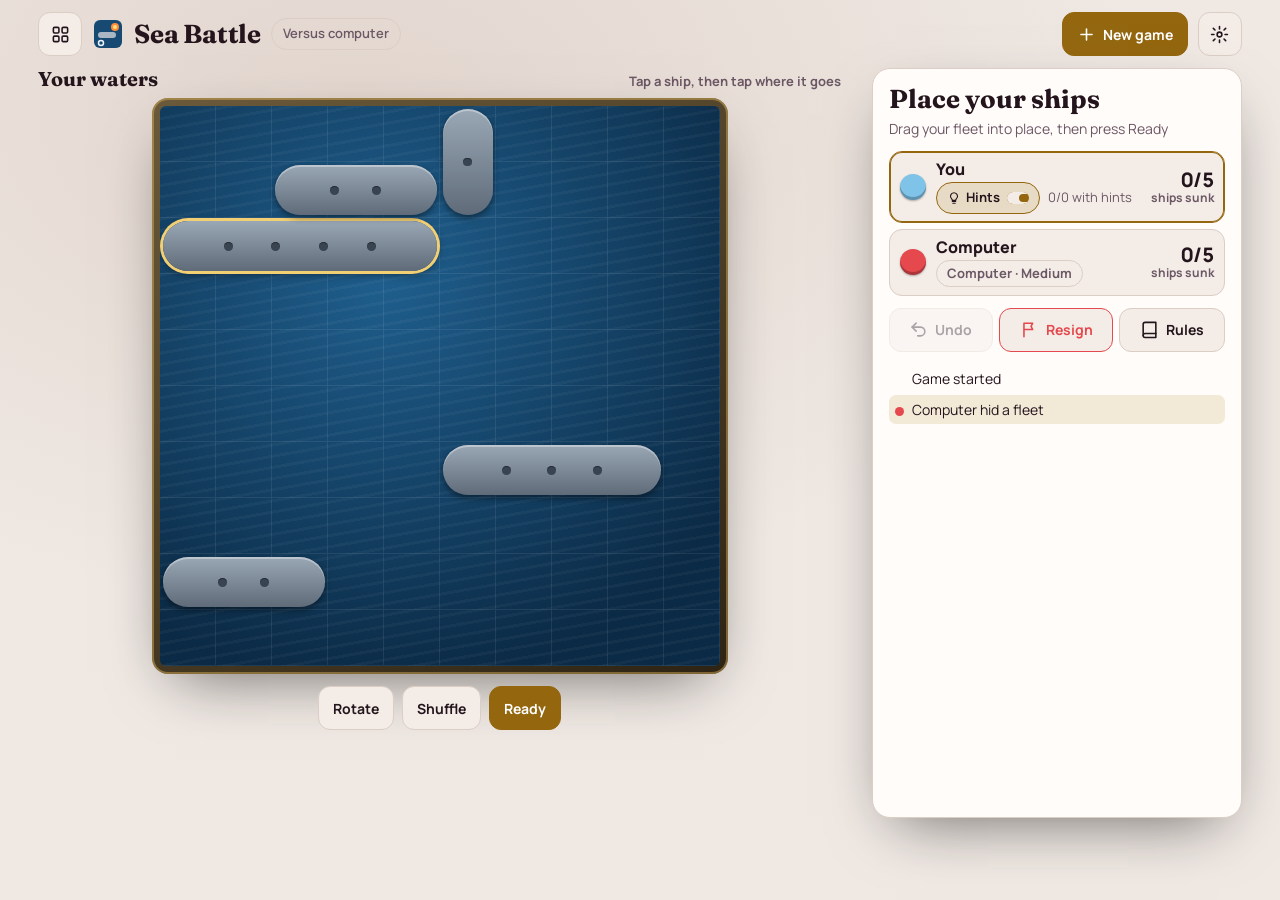
<file: seabattle/index.html>
<!DOCTYPE html>
<html lang="en">
<head>
<meta charset="utf-8">
<meta name="viewport" content="width=device-width, initial-scale=1, viewport-fit=cover">
<title>Sea Battle · Game Hall</title>
<meta name="theme-color" content="#1b1016">
<link rel="manifest" href="../manifest.webmanifest"><link rel="icon" href="../icons/icon-192.png"><link rel="apple-touch-icon" href="../icons/apple-touch-icon.png">
<link rel="preconnect" href="https://fonts.googleapis.com"><link rel="preconnect" href="https://fonts.gstatic.com" crossorigin>
<link href="https://fonts.googleapis.com/css2?family=Fraunces:opsz,wght@9..144,600;9..144,700&family=Manrope:wght@400;500;600;700;800&display=swap" rel="stylesheet">
<link rel="stylesheet" href="../shared/hall.css">
<style>
/* Sea Battle: two charts of deep blue water in brass frames; grey hulls, white splashes for misses, fire for hits. */
.sb{display:grid;grid-template-columns:minmax(0,1.35fr) minmax(0,1fr);gap:clamp(12px,2.5vw,26px);align-items:start}
.sb.placing{grid-template-columns:minmax(0,1fr)}
.panelb{display:flex;flex-direction:column;gap:8px}
.ptitle{display:flex;align-items:baseline;justify-content:space-between;gap:8px;font:700 20px/1.1 Fraunces,Georgia,serif}
.ptitle small{font:700 13px/1 Manrope,system-ui,sans-serif;color:var(--mut)}
.chart{padding:8px;border-radius:16px;background:linear-gradient(150deg,#6b5a3a,#2e2414);box-shadow:var(--sh),inset 0 0 0 2px rgba(227,183,92,.45)}
.grid{position:relative;aspect-ratio:1;border-radius:6px;overflow:hidden;background:radial-gradient(circle at 40% 30%,#1f5f8e,#0b2a45 80%);display:grid;grid-template:repeat(10,1fr)/repeat(10,1fr);user-select:none;-webkit-user-select:none;touch-action:manipulation}
.placing .chart{max-width:576px;width:100%;margin:0 auto}
.grid::before{content:"";position:absolute;inset:0;pointer-events:none;background:repeating-linear-gradient(170deg,rgba(255,255,255,.035) 0 3px,transparent 3px 11px)}
.cell{position:relative;border-right:1px solid rgba(255,255,255,.08);border-bottom:1px solid rgba(255,255,255,.08)}
.enemy .cell.can{cursor:crosshair}
.enemy .cell.can:hover{background:rgba(255,255,255,.1)}
.cell.heat{background:rgba(247,205,90,var(--h))}
.ship{position:absolute;border-radius:999px;background:linear-gradient(180deg,#9aa7b5,#5f6b78);box-shadow:inset 0 2px 0 rgba(255,255,255,.35),0 3px 6px rgba(0,0,0,.45);pointer-events:none;display:flex;align-items:center;justify-content:space-evenly;padding:0 4%}
.ship.v{flex-direction:column;padding:4% 0}
.ship i{width:14%;max-width:9px;aspect-ratio:1;border-radius:50%;background:#384451;box-shadow:inset 0 1px 0 rgba(0,0,0,.4)}
.ship.v i{width:auto;height:14%;max-height:9px}
.ship.sunk{background:linear-gradient(180deg,#5a3a3a,#2e1d1d);opacity:.9}
.ship.sel{box-shadow:0 0 0 3px #f3cf73,0 3px 10px rgba(0,0,0,.5)}
.ship.bad{background:linear-gradient(180deg,#e88,#b44)}
.mk{position:absolute;inset:18%;border-radius:50%;pointer-events:none}
.mk.miss{border:3px solid rgba(235,245,255,.85);inset:28%}
.mk.hit{background:radial-gradient(circle,#ffe27a 0 30%,#ff7a2a 55%,rgba(230,60,20,.0) 72%);inset:6%}
.mk.new{animation:boom .5s cubic-bezier(.2,.8,.3,1.4)}
.mk.miss.new{animation:splash .6s ease-out}
@keyframes boom{from{transform:scale(2.2);opacity:0}}
@keyframes splash{0%{transform:scale(.2);opacity:1;border-width:8px}100%{transform:scale(1)}}
.fleetrow{display:flex;gap:6px;flex-wrap:wrap;font-size:13px;font-weight:700;color:var(--mut)}
.fleetrow span{padding:3px 8px;border-radius:99px;background:var(--panel2);border:1px solid var(--line)}
.fleetrow span.dead{text-decoration:line-through;opacity:.55}
.pctl{display:flex;gap:8px;flex-wrap:wrap;justify-content:center;margin-top:4px}
.ptip{text-align:center;color:var(--mut);font-size:14px;font-weight:600}
@media (max-width:760px){.sb{grid-template-columns:minmax(0,1fr)}.sb .mine{max-width:300px;justify-self:center;width:100%}}
</style>
</head>
<body>
<script src="../shared/peerjs.min.js"></script>
<script src="../shared/hall.js"></script>
<script>
{
const FLEET = [5, 4, 3, 3, 2];
const NAMES = {5:'Carrier', 4:'Battleship', 3:'Cruiser', 2:'Patrol boat'};
const esc = Hall.esc;
function shipCells(start, len, vert){ const r = Math.floor(start / 10), c = start % 10, out = []; for (let k = 0; k < len; k++){ const rr = vert ? r + k : r, cc = vert ? c : c + k; if (rr > 9 || cc > 9) return null; out.push(rr * 10 + cc); } return out; }
function randomFleet(){
  for (let tries = 0; tries < 500; tries++){
    const used = new Set(), ships = []; let ok = true;
    for (const len of FLEET){
      let placed = false;
      for (let t = 0; t < 200 && !placed; t++){
        const vert = Math.random() < .5, cells = shipCells(Math.floor(Math.random() * 100), len, vert);
        if (cells && cells.every(x => !used.has(x))){ cells.forEach(x => used.add(x)); ships.push({len, cells}); placed = true; }
      }
      if (!placed){ ok = false; break; }
    }
    if (ok) return ships;
  }
  return null;
}
function validFleet(ships){
  if (!Array.isArray(ships) || ships.length !== FLEET.length) return false;
  const lens = ships.map(s => s && s.len).sort().join(), want = FLEET.slice().sort().join(); if (lens !== want) return false;
  const used = new Set();
  for (const s of ships){
    if (!Array.isArray(s.cells) || s.cells.length !== s.len) return false;
    const cs = s.cells.map(Number); if (cs.some(x => !(x >= 0 && x < 100) || used.has(x))) return false;
    const rows = new Set(cs.map(x => Math.floor(x / 10))), cols = new Set(cs.map(x => x % 10));
    const sorted = cs.slice().sort((a, b) => a - b);
    if (rows.size === 1){ if (!sorted.every((x, i) => i === 0 || x === sorted[i - 1] + 1)) return false; }
    else if (cols.size === 1){ if (!sorted.every((x, i) => i === 0 || x === sorted[i - 1] + 10)) return false; }
    else return false;
    cs.forEach(x => used.add(x));
  }
  return true;
}
function setup({first, opts}){ return {phase:'place', fleets:[null, null], shots:[[], []], ready:[false, false], turn:first % 2, first:first % 2, n:0, last:null, winner:null, extra:!!opts.extra}; }
const shotAt = (s, target, i) => s.shots[target].find(x => x.i === i);
function act(s, seat, a){
  if (s.winner != null) throw new Error('The battle is over');
  if (a.place){
    if (s.phase !== 'place' || s.ready[seat]) throw new Error('Your ships are already placed');
    const ships = a.place.map(x => ({len:+x.len, cells:(x.cells || []).map(Number)}));
    if (!validFleet(ships)) throw new Error('Ships must be in straight lines, inside the grid, and not overlapping');
    s.fleets[seat] = ships; s.ready[seat] = true; s.n++; s.last = {seat, kind:'ready', n:s.n};
    if (s.ready[0] && s.ready[1]){ s.phase = 'fire'; s.turn = s.first; }
    return s;
  }
  if (a.fire != null){
    if (s.phase !== 'fire') throw new Error('Wait until both fleets are placed');
    if (seat !== s.turn) throw new Error('It’s not your turn');
    const i = +a.fire, t = 1 - seat;
    if (!(i >= 0 && i < 100)) throw new Error('Pick a square in enemy waters');
    if (shotAt(s, t, i)) throw new Error('You already fired there');
    const ship = s.fleets[t].find(sh => sh.cells.includes(i));
    const shot = {i, hit:!!ship, sunk:null};
    s.shots[t].push(shot);
    if (ship && ship.cells.every(x => shotAt(s, t, x))) shot.sunk = ship.len;
    s.n++; s.last = {seat, kind:'fire', i, hit:!!ship, sunk:shot.sunk, n:s.n};
    if (s.fleets[t].every(sh => sh.cells.every(x => shotAt(s, t, x)))){ s.winner = seat; return s; }
    if (!(ship && s.extra)) s.turn = t;
    return s;
  }
  throw new Error('Place your ships or fire a shot');
}
// Where could the remaining enemy ships be? Counts every placement that fits what you know.
function density(shots){
  const miss = new Set(), hitOpen = new Set(), sunkCells = new Set(), sunkLens = [];
  for (const x of shots){ if (!x.hit) miss.add(x.i); else hitOpen.add(x.i); if (x.sunk) sunkLens.push(x.sunk); }
  // cells of sunk ships are unknown exactly; treat hits adjacent-connected to a sunk shot as settled, using a simple flood from the sinking shot
  for (const x of shots) if (x.sunk){ const st = [x.i], seen = new Set([x.i]); let need = x.sunk; while (st.length && need > 0){ const c = st.pop(); if (hitOpen.has(c)){ hitOpen.delete(c); sunkCells.add(c); need--; } for (const d of [1, -1, 10, -10]){ const n = c + d; if (n < 0 || n > 99 || (Math.abs(d) === 1 && Math.floor(n / 10) !== Math.floor(c / 10))) continue; if (!seen.has(n) && (hitOpen.has(n))){ seen.add(n); st.push(n); } } } }
  const left = FLEET.slice(); for (const l of sunkLens){ const k = left.indexOf(l); if (k >= 0) left.splice(k, 1); }
  const score = new Float64Array(100);
  for (const len of left) for (const vert of [false, true]) for (let st = 0; st < 100; st++){
    const cells = shipCells(st, len, vert); if (!cells || cells.some(c => miss.has(c) || sunkCells.has(c))) continue;
    const hits = cells.filter(c => hitOpen.has(c)).length, w = hits ? 1 + hits * 30 : 1;
    for (const c of cells) if (!hitOpen.has(c)) score[c] += w;
  }
  const shotSet = new Set(shots.map(x => x.i)); for (const i of shotSet) score[i] = 0;
  return score;
}
function cpu(s, seat, level){
  if (s.phase === 'place') return {place:randomFleet()};
  const t = 1 - seat, shots = s.shots[t], shot = new Set(shots.map(x => x.i));
  const open = []; for (let i = 0; i < 100; i++) if (!shot.has(i)) open.push(i);
  const rnd = a => a[Math.floor(Math.random() * a.length)];
  if (level === 0) return {fire:rnd(open)};
  if (level === 1){
    const live = shots.filter(x => x.hit && !x.sunk).map(x => x.i);
    const nb = []; for (const h of live) for (const d of [1, -1, 10, -10]){ const n = h + d; if (n < 0 || n > 99 || (Math.abs(d) === 1 && Math.floor(n / 10) !== Math.floor(h / 10)) || shot.has(n)) continue; nb.push(n); }
    if (nb.length && !shots.some(x => x.sunk && live.length === 0)) return {fire:rnd(nb)};
    return {fire:rnd(open.filter(i => (Math.floor(i / 10) + i) % 2 === 0)) ?? rnd(open)};
  }
  const sc = density(shots); let best = -1, cand = [];
  for (const i of open){ const v = sc[i] + (level === 2 ? Math.random() * 2 : 0); if (v > best + 1e-9){ best = v; cand = [i]; } else if (Math.abs(v - best) < 1e-9) cand.push(i); }
  return {fire:rnd(cand.length ? cand : open)};
}
let CTX = null, draft = null, selShip = 0, lastN = null, drafted = null;
Hall.run({
  id:'seabattle', name:'Sea Battle', min:2, max:2, colors:['#7fc3e8', '#e5484d'], layout:'wide', hidden:true, anyTurn:true, handWord:'fleet', resign:true,
  icon:'<svg viewBox="0 0 32 32"><rect x="2" y="2" width="28" height="28" rx="6" fill="#174a73"/><rect x="6" y="14" width="18" height="6" rx="3" fill="#a9b6c4"/><circle cx="23" cy="9" r="4" fill="#ff8a3d"/><circle cx="23" cy="9" r="2" fill="#ffe27a"/><circle cx="9" cy="25" r="2.5" fill="none" stroke="#e8f4ff" stroke-width="1.5"/></svg>',
  tagline:'Hide your fleet, then hunt down your opponent’s ships.',
  hintable:true, hintLabel:'Show where ships are likely to be', hintShort:'Hints', logLabel:'Shots',
  options:[{key:'extra', label:'After a hit', def:false, choices:[[false, 'Turn passes'], [true, 'Fire again']]}],
  credit:'Sea Battle uses the classic hidden-fleet guessing game rules.',
  rules:`<p>Each player hides a fleet of five ships on their own 10×10 grid: a Carrier (5 squares), a Battleship (4), two Cruisers (3) and a Patrol boat (2).</p>
  <h3>Placing ships</h3><p>Ships go across or down, never diagonally, and can't overlap. Tap a ship to pick it, tap a square to move it there, and use <b>Rotate</b> to turn it. <b>Shuffle</b> places them all at random. Press <b>Ready</b> when you're happy.</p>
  <h3>Firing</h3><p>Take turns tapping a square in the enemy's waters. A white ring is a miss; fire means you hit a ship. When every square of a ship is hit, it sinks and is revealed.</p>
  <h3>Winning</h3><p>Sink the whole enemy fleet first.</p>
  <h3>Hints</h3><p>With hints on, gold shading in enemy waters shows where ships are most likely to be.</p>`,
  setup, act, cpu,
  current:s => s.winner != null ? null : s.phase === 'place' ? (s.ready[0] ? (s.ready[1] ? null : 1) : 0) : s.turn,
  cpuSeats:s => s.phase === 'place' ? [0, 1].filter(i => !s.ready[i]) : [s.turn],
  countHint:a => a.fire != null,
  view(s, seat){
    for (const k of [0, 1]){
      if (k === seat || !s.fleets[k]) continue;
      const shots = s.shots[k], hitSet = new Set(shots.filter(x => x.hit).map(x => x.i));
      s.fleets[k] = s.fleets[k].filter(sh => sh.cells.every(c => hitSet.has(c)));
    }
    return s;
  },
  over:s => s.winner != null ? {winners:[s.winner], text:'by sinking the whole fleet'} : null,
  cpuDelay:s => s.phase === 'place' ? 400 : 900,
  describe(a, prev, next){ const l = next.last; if (l.kind === 'ready') return 'hid a fleet'; const sq = 'ABCDEFGHIJ'[Math.floor(l.i / 10)] + (l.i % 10 + 1); return l.sunk ? `fired at ${sq}: sank a ${NAMES[l.sunk]}!` : l.hit ? `fired at ${sq}: hit!` : `fired at ${sq}: miss`; },
  score(s, i){ const sunk = s.shots[1 - i].filter(x => x.sunk).length; return {v:sunk + '/5', l:'ships sunk'}; },
  statusTitle(s, {actor}){
    if (!s || s.winner != null) return null;
    if (s.phase === 'place' && actor != null) return s.ready[actor] ? 'Waiting for your opponent' : 'Place your ships';
    return null;
  },
  status(s, {actor}){
    if (!s || s.winner != null) return '';
    if (s.phase === 'place') return actor != null && !s.ready[actor] ? 'Drag your fleet into place, then press Ready' : 'Your opponent is hiding their ships';
    return actor != null && s.turn === actor ? 'Tap a square in enemy waters to fire' : '';
  },
  render
});
function shipEl(sh, cls){
  const cs = sh.cells.slice().sort((a, b) => a - b), r0 = Math.floor(cs[0] / 10), c0 = cs[0] % 10, vert = cs.length > 1 && cs[1] - cs[0] === 10;
  const w = vert ? 1 : sh.len, h = vert ? sh.len : 1;
  return `<div class="ship ${vert ? 'v' : ''} ${cls || ''}" style="left:calc(${c0 * 10}% + 3px);top:calc(${r0 * 10}% + 3px);width:calc(${w * 10}% - 6px);height:calc(${h * 10}% - 6px)">${'<i></i>'.repeat(Math.max(1, sh.len - 1))}</div>`;
}
function gridHtml(kind){ return `<div class="grid ${kind}">${Array.from({length:100}, (_, i) => `<div class="cell" data-i="${i}"></div>`).join('')}</div>`; }
function render(ctx, stage){
  CTX = ctx;
  const s = ctx.state, me = ctx.viewer, actor = ctx.actor;
  const placing = s.phase === 'place' && actor != null && !s.ready[actor];
  let sb = stage.querySelector('.sb');
  const mode = placing ? 'placing' : 'fire';
  if (!sb || sb.dataset.mode !== mode){
    stage.innerHTML = placing
      ? `<div class="sb placing" data-mode="placing"><div class="panelb"><div class="ptitle">Your waters <small>Tap a ship, then tap where it goes</small></div><div class="chart">${gridHtml('mine place')}</div><div class="pctl"><button class="ib" data-p="rot">Rotate</button><button class="ib" data-p="shuf">Shuffle</button><button class="ib pri" data-p="ready">Ready</button></div></div></div>`
      : `<div class="sb" data-mode="fire"><div class="panelb"><div class="ptitle">Enemy waters <small class="et"></small></div><div class="chart">${gridHtml('enemy')}</div><div class="fleetrow efl"></div></div><div class="panelb mine"><div class="ptitle">Your waters <small class="mt"></small></div><div class="chart">${gridHtml('mine')}</div><div class="fleetrow mfl"></div></div></div>`;
    sb = stage.querySelector('.sb'); lastN = null;
    sb.addEventListener('click', onClick);
  }
  if (placing){
    if (!draft || drafted !== (ctx.T && ctx.T.round) + ':' + actor){ draft = randomFleet(); selShip = 0; drafted = (ctx.T && ctx.T.round) + ':' + actor; }
    drawPlace(sb);
    return;
  }
  draft = null;
  const opp = me == null ? 1 : 1 - me, mine = me == null ? 0 : me;
  const eg = sb.querySelector('.grid.enemy'), mg = sb.querySelector('.grid.mine');
  const newShot = s.last && s.last.kind === 'fire' && s.last.n !== lastN && lastN !== null;
  // enemy waters: my shots at them, their sunk ships, optional heat map
  const heat = ctx.hints && actor != null && s.phase === 'fire' && s.turn === actor ? density(s.shots[opp]) : null;
  const mx = heat ? Math.max(...heat) || 1 : 1;
  draw(eg, s.fleets[opp] || [], s.shots[opp], newShot && s.last.seat !== opp ? s.last.i : -1, heat, mx, actor != null && s.turn === actor && s.phase === 'fire');
  draw(mg, s.fleets[mine] || [], s.shots[mine], newShot && s.last.seat === opp ? s.last.i : -1, null, 1, false);
  const sunkBy = who => s.shots[who].filter(x => x.sunk).map(x => x.sunk);
  const fleetRow = (el, who) => { const sunk = sunkBy(who).slice(); el.innerHTML = FLEET.map(l => { const k = sunk.indexOf(l); if (k >= 0){ sunk.splice(k, 1); return `<span class="dead">${NAMES[l]}</span>`; } return `<span>${NAMES[l]}</span>`; }).join(''); };
  fleetRow(sb.querySelector('.efl'), opp); fleetRow(sb.querySelector('.mfl'), mine);
  sb.querySelector('.et').textContent = s.phase === 'place' ? 'Hidden' : `${s.shots[opp].length} shots fired`;
  sb.querySelector('.mt').textContent = s.phase === 'place' ? (s.ready[mine] ? 'Ready' : '') : `${s.shots[mine].filter(x => x.hit).length} hits taken`;
  if (newShot && ctx.anim){ if (s.last.sunk){ ctx.sfx.capture(); setTimeout(() => ctx.sfx.good(), 250); ctx.toast((s.last.seat === mine ? 'You sank a ' : 'They sank your ') + NAMES[s.last.sunk] + '!'); } else if (s.last.hit) ctx.sfx.capture(); else ctx.sfx.flip(); }
  lastN = s.last ? s.last.n : 0;
}
function draw(g, ships, shots, fresh, heat, mx, can){
  let ov = g.querySelector('.ov2'); if (!ov){ ov = document.createElement('div'); ov.className = 'ov2'; ov.style.cssText = 'position:absolute;inset:0;pointer-events:none'; g.appendChild(ov); }
  const sunkCells = new Set(); ships.forEach(sh => { if (sh.cells.every(c => shots.some(x => x.i === c && x.hit))) sh.cells.forEach(c => sunkCells.add(c)); });
  ov.innerHTML = ships.map(sh => shipEl(sh, sh.cells.every(c => sunkCells.has(c)) ? 'sunk' : '')).join('');
  const byI = new Map(shots.map(x => [x.i, x]));
  g.querySelectorAll('.cell').forEach(c => {
    const i = +c.dataset.i, x = byI.get(i);
    c.classList.toggle('can', can && !x);
    if (heat && !x && heat[i] > 0){ c.classList.add('heat'); c.style.setProperty('--h', (Math.pow(heat[i] / mx, 1.6) * .55).toFixed(3)); } else { c.classList.remove('heat'); c.style.removeProperty('--h'); }
    const want = x ? (x.hit ? 'hit' : 'miss') : '';
    const m = c.querySelector('.mk');
    if ((m ? m.dataset.k : '') !== want){ if (m) m.remove(); if (want){ const e = document.createElement('i'); e.className = 'mk ' + want + (i === fresh ? ' new' : ''); e.dataset.k = want; c.appendChild(e); } }
  });
  // markers sit above ship hulls
  g.querySelectorAll('.mk').forEach(e => { e.style.zIndex = 2; });
  ov.style.zIndex = 1;
}
function drawPlace(sb){
  const g = sb.querySelector('.grid');
  let ov = g.querySelector('.ov2'); if (!ov){ ov = document.createElement('div'); ov.className = 'ov2'; ov.style.cssText = 'position:absolute;inset:0;pointer-events:none'; g.appendChild(ov); }
  const counts = {}; draft.forEach(sh => sh.cells.forEach(c => { counts[c] = (counts[c] || 0) + 1; }));
  ov.innerHTML = draft.map((sh, k) => shipEl(sh, (k === selShip ? 'sel ' : '') + (sh.cells.some(c => counts[c] > 1) ? 'bad' : ''))).join('');
  sb.querySelector('[data-p="ready"]').disabled = !validFleet(draft);
}
function onClick(e){
  const ctx = CTX; if (!ctx || ctx.actor == null) return;
  const s = ctx.state, b = e.target.closest('[data-p]');
  if (draft && b){
    const sb = e.currentTarget;
    if (b.dataset.p === 'shuf'){ draft = randomFleet(); ctx.sfx.card(); drawPlace(sb); }
    else if (b.dataset.p === 'rot'){
      const sh = draft[selShip], cs = sh.cells.slice().sort((x, y) => x - y), vert = cs.length > 1 && cs[1] - cs[0] === 10;
      const r = Math.floor(cs[0] / 10), c = cs[0] % 10;
      const nc = shipCells(!vert ? Math.min(r, 10 - sh.len) * 10 + c : r * 10 + Math.min(c, 10 - sh.len), sh.len, !vert);
      if (nc){ sh.cells = nc; ctx.sfx.flip(); drawPlace(sb); } else { ctx.sfx.bad(); ctx.toast('No room to turn it there'); }
    }
    else if (b.dataset.p === 'ready'){ if (validFleet(draft)) ctx.act({place:draft}); else { ctx.sfx.bad(); ctx.toast('Some ships overlap. Move the red ones.'); } }
    return;
  }
  const cell = e.target.closest('.cell'); if (!cell) return;
  const i = +cell.dataset.i;
  if (draft){
    const sb = e.currentTarget;
    const hitShip = draft.findIndex(sh => sh.cells.includes(i));
    if (hitShip >= 0 && hitShip !== selShip){ selShip = hitShip; ctx.sfx.flip(); drawPlace(sb); return; }
    const sh = draft[selShip], cs = sh.cells.slice().sort((x, y) => x - y), vert = cs.length > 1 && cs[1] - cs[0] === 10;
    let nc = shipCells(i, sh.len, vert);
    if (!nc){ const r = Math.floor(i / 10), c = i % 10; nc = shipCells(vert ? Math.min(r, 10 - sh.len) * 10 + c : r * 10 + Math.min(c, 10 - sh.len), sh.len, vert); }
    if (nc){ sh.cells = nc; ctx.sfx.place(); drawPlace(sb); }
    return;
  }
  if (!cell.closest('.enemy')) return;
  if (s.phase !== 'fire'){ ctx.toast('Waiting for both fleets to be placed'); return; }
  if (s.turn !== ctx.actor){ ctx.sfx.bad(); ctx.toast('Wait for your turn'); return; }
  const opp = 1 - ctx.actor;
  if (s.shots[opp].some(x => x.i === i)){ ctx.sfx.bad(); ctx.toast('You already fired there'); return; }
  ctx.act({fire:i});
}
}
</script>
</body>
</html>
</file>
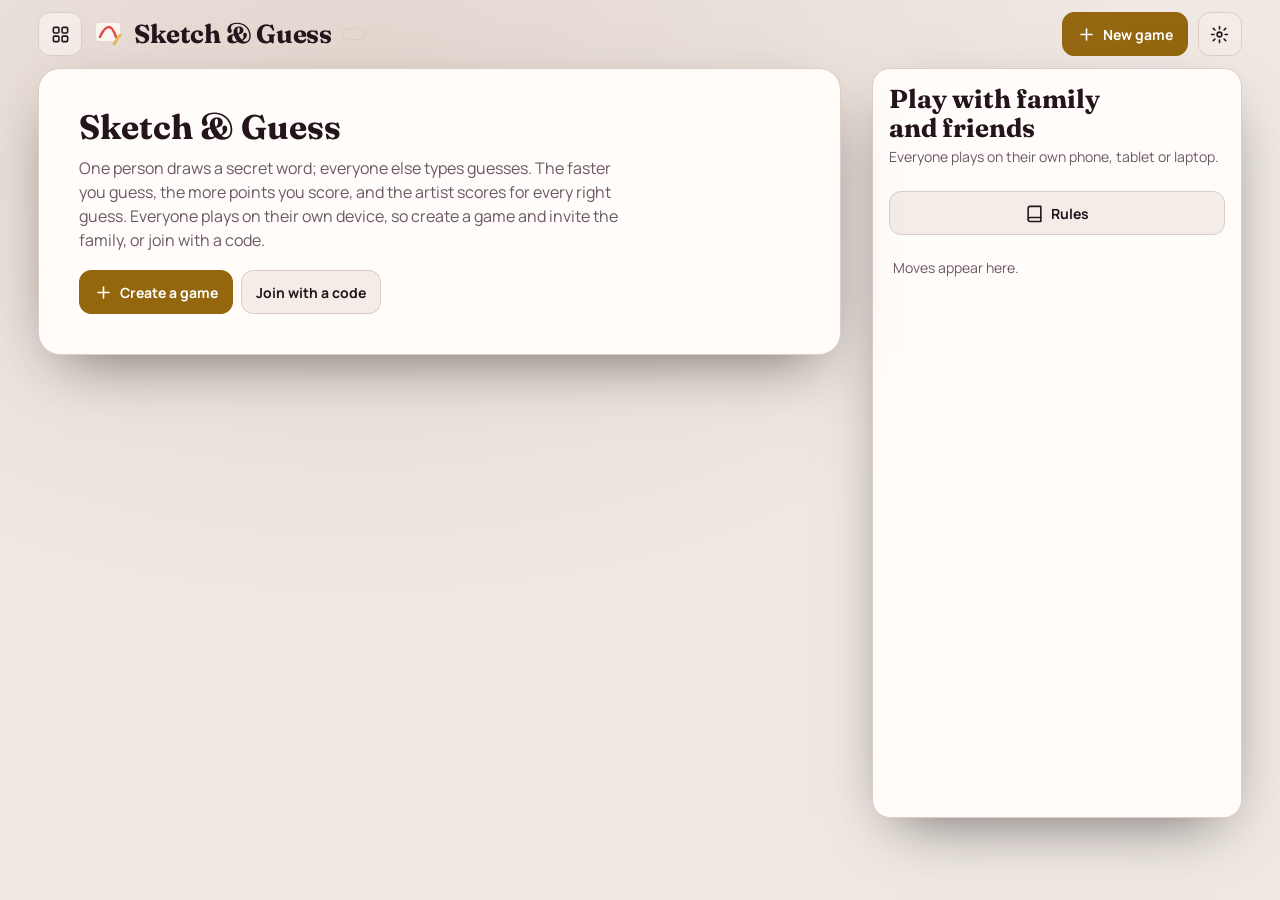
<file: sketch/index.html>
<!DOCTYPE html>
<html lang="en">
<head>
<meta charset="utf-8">
<meta name="viewport" content="width=device-width, initial-scale=1, viewport-fit=cover">
<title>Sketch &amp; Guess · Game Hall</title>
<meta name="theme-color" content="#1b1016">
<link rel="manifest" href="../manifest.webmanifest"><link rel="icon" href="../icons/icon-192.png"><link rel="apple-touch-icon" href="../icons/apple-touch-icon.png">
<link rel="preconnect" href="https://fonts.googleapis.com"><link rel="preconnect" href="https://fonts.gstatic.com" crossorigin>
<link href="https://fonts.googleapis.com/css2?family=Fraunces:opsz,wght@9..144,600;9..144,700&family=Manrope:wght@400;500;600;700;800&display=swap" rel="stylesheet">
<link rel="stylesheet" href="../shared/hall.css">
<style>
/* Sketch & Guess: a sheet of drawing paper on an easel, a brass timer, and a guess slip beside it. */
.sk{display:grid;grid-template-columns:minmax(0,1fr) minmax(220px,300px);gap:14px;align-items:start}
.wordbar{grid-column:1/-1;display:flex;align-items:center;gap:12px;flex-wrap:wrap;background:var(--panel);border:1px solid var(--line);border-radius:16px;padding:10px 14px;box-shadow:var(--sh)}
.word{font:700 clamp(22px,3.4vw,34px)/1 Fraunces,Georgia,serif;letter-spacing:.14em;flex:1;min-width:0;overflow-wrap:anywhere}
.word small{font:700 13px/1 Manrope,system-ui,sans-serif;letter-spacing:0;color:var(--mut);margin-left:8px}
.timer{display:flex;align-items:center;gap:8px;font:800 20px/1 Manrope,system-ui,sans-serif;font-variant-numeric:tabular-nums}
.timer .tb{width:120px;height:10px;border-radius:99px;background:var(--panel2);overflow:hidden}
.timer .tb i{display:block;height:100%;background:var(--brass);transition:width .25s linear}
.timer.low .tb i{background:var(--danger)}
.easel{position:relative;border-radius:16px;padding:10px;background:linear-gradient(150deg,var(--wood1),var(--wood2));box-shadow:var(--sh),inset 0 0 0 2px rgba(227,183,92,.4)}
canvas.pad{display:block;width:100%;aspect-ratio:4/3;background:#fffdf8;border-radius:8px;touch-action:none;cursor:crosshair}
.tools{display:flex;gap:6px;flex-wrap:wrap;align-items:center;margin-top:10px}
.sw{width:30px;height:30px;border-radius:50%;border:3px solid rgba(255,255,255,.7);cursor:pointer;box-shadow:0 2px 4px rgba(0,0,0,.4)}
.sw.on{outline:3px solid #f3cf73;outline-offset:2px}
.sz{width:36px;height:36px;border-radius:10px;border:1px solid rgba(255,255,255,.3);background:rgba(255,255,255,.08);cursor:pointer;display:grid;place-items:center}
.sz i{display:block;border-radius:50%;background:#fff}
.sz.on{outline:3px solid #f3cf73}
.tools .ib{min-height:36px;padding:0 12px;background:rgba(255,255,255,.08);color:#f6ecef;border-color:rgba(255,255,255,.2)}
.overlay{position:absolute;inset:0;border-radius:8px;background:rgba(27,16,22,.86);display:flex;flex-direction:column;align-items:center;justify-content:center;gap:12px;color:#f6ecef;text-align:center;padding:20px}
.overlay h3{margin:0;font:700 clamp(24px,3.2vw,34px)/1.1 Fraunces,Georgia,serif}
.overlay .choices{display:flex;gap:10px;flex-wrap:wrap;justify-content:center}
.overlay .choices button{min-height:54px;padding:0 20px;border-radius:14px;border:2px solid #e3b75c;background:rgba(227,183,92,.14);color:#fff;font:800 18px Manrope,system-ui,sans-serif;cursor:pointer;text-transform:capitalize}
.overlay .gains{display:flex;flex-direction:column;gap:4px;font-weight:700}
.side2{display:flex;flex-direction:column;gap:10px;background:var(--panel);border:1px solid var(--line);border-radius:16px;padding:12px;box-shadow:var(--sh);height:100%;min-height:300px}
.feed{flex:1;overflow:auto;display:flex;flex-direction:column;gap:4px;font-size:15px;max-height:420px}
.feed div{padding:5px 9px;border-radius:10px;background:var(--panel2);overflow-wrap:anywhere}
.feed b{font-weight:800}
.feed .right{background:color-mix(in srgb,var(--ok) 22%,transparent);font-weight:800}
.feed .close{background:var(--brassbg);font-style:italic}
.feed .secret{opacity:.75;font-style:italic}
.feed .sys{background:transparent;color:var(--mut);font-size:13px;text-align:center}
.gform{display:flex;gap:6px}
.gform input{flex:1;min-height:46px;border-radius:12px;border:1px solid var(--line);background:var(--panel2);padding:0 12px;font-size:16px;color:var(--ink)}
@media (max-width:760px){.sk{grid-template-columns:minmax(0,1fr)}.side2{min-height:0}.feed{max-height:200px}.timer .tb{width:70px}}
</style>
</head>
<body>
<script src="../shared/peerjs.min.js"></script>
<script src="../shared/hall.js"></script>
<script>
{
const BANK = `apple,banana,carrot,pizza,cake,cookie,ice cream,sandwich,donut,pumpkin,cheese,grapes,strawberry,watermelon,popcorn,hot dog,egg,bread,cherry,pineapple,
cat,dog,fish,bird,horse,cow,pig,sheep,duck,frog,snake,turtle,rabbit,mouse,lion,tiger,elephant,giraffe,monkey,zebra,bear,penguin,owl,shark,whale,octopus,crab,snail,bee,butterfly,spider,dinosaur,dragon,unicorn,
house,castle,tent,bridge,tower,lighthouse,barn,igloo,school,
car,bus,train,plane,boat,rocket,bicycle,truck,tractor,helicopter,submarine,skateboard,scooter,
sun,moon,star,cloud,rain,snowman,rainbow,lightning,tornado,volcano,mountain,island,beach,tree,flower,cactus,mushroom,leaf,river,waterfall,
hat,shoe,sock,glove,scarf,dress,shirt,crown,glasses,umbrella,backpack,
ball,kite,balloon,drum,guitar,piano,trumpet,robot,teddy bear,yo-yo,puzzle,dice,
book,pencil,scissors,clock,key,lamp,chair,bed,door,window,ladder,bucket,broom,candle,camera,phone,computer,television,
pirate,ghost,witch,wizard,king,queen,knight,princess,clown,astronaut,mermaid,superhero,
swimming,sleeping,dancing,jumping,reading,cooking,fishing,painting,skiing,running,
heart,smile,ear,eye,nose,hand,foot,tooth,hair,mustache,
treasure map,anchor,sword,shield,flag,trophy,present,birthday,fireworks,campfire,spaceship,planet,alien,
sandcastle,snowflake,spider web,nest,feather,bone,footprint`.split(',').map(w => w.trim()).filter(Boolean);
const norm = t => String(t || '').toLowerCase().replace(/[^a-z ]/g, '').replace(/\s+/g, ' ').trim();
function lev(a, b){ const m = a.length, n = b.length; if (Math.abs(m - n) > 1) return 2; const d = Array.from({length:m + 1}, (_, i) => [i]); for (let j = 1; j <= n; j++) d[0][j] = j; for (let i = 1; i <= m; i++) for (let j = 1; j <= n; j++) d[i][j] = Math.min(d[i - 1][j] + 1, d[i][j - 1] + 1, d[i - 1][j - 1] + (a[i - 1] === b[j - 1] ? 0 : 1)); return d[m][n]; }
const pick3 = used => { const pool = BANK.filter(w => !used.includes(w)); const out = []; while (out.length < 3 && pool.length) out.push(pool.splice(Math.floor(Math.random() * pool.length), 1)[0]); return out; };
const CHOOSE_MS = 15000, REVEAL_MS = 6000;
function setup({n, opts, first, players}){
  const order = Array.from({length:n}, (_, i) => (first + i) % n);
  const s = {phase:'choose', round:1, rounds:+opts.rounds || 2, time:(+opts.time || 80) * 1000, order, di:0, drawer:order[0], choices:[], word:'', deadline:0, started:0,
    guessed:{}, scores:Array(n).fill(0), strokes:[], feed:[], used:[], hints:[], shown:[], n:0, names:(players || []).map(p => String(p.name || '').slice(0, 24)), gain:null};
  beginChoose(s, Date.now());
  return s;
}
function beginChoose(s, now){ s.phase = 'choose'; s.choices = pick3(s.used); s.word = ''; s.strokes = []; s.guessed = {}; s.shown = []; s.deadline = now + CHOOSE_MS; s.gain = null; s.feed.push({k:'sys', t:`${s.names[s.drawer] || 'Someone'} is choosing a word`}); }
function beginDraw(s, word, now){
  s.phase = 'draw'; s.word = word; s.used.push(word); s.choices = []; s.started = now; s.deadline = now + s.time;
  const letters = [...word].map((c, i) => c === ' ' || c === '-' ? -1 : i).filter(i => i >= 0);
  const k = Math.max(1, Math.floor(letters.length / 3));
  for (let i = letters.length - 1; i > 0; i--){ const j = Math.floor(Math.random() * (i + 1)); [letters[i], letters[j]] = [letters[j], letters[i]]; }
  s.hints = letters.slice(0, letters.length > 2 ? k : 0).map((pos, q) => ({pos, at:now + s.time * (0.45 + 0.25 * q / Math.max(1, k))}));
  s.feed.push({k:'sys', t:`${s.names[s.drawer] || 'Someone'} is drawing`});
}
function endTurn(s, now){
  s.phase = 'reveal'; s.deadline = now + REVEAL_MS;
  const n = Object.keys(s.guessed).length;
  const dg = Math.min(100, n * 25); s.scores[s.drawer] += dg;
  s.gain = {word:s.word, drawer:dg, guessers:{...s.guessed}};
  s.feed.push({k:'sys', t:`The word was “${s.word}”`});
}
function next(s, now){
  s.di++;
  if (s.di >= s.order.length){ s.di = 0; s.round++; }
  if (s.round > s.rounds){ s.phase = 'done'; s.feed.push({k:'sys', t:'Game over!'}); return; }
  s.drawer = s.order[s.di]; beginChoose(s, now);
}
function act(s, seat, a){
  const now = Date.now(); s.n++;
  if (seat === -1){
    if (a.sys === 'pickauto' && s.phase === 'choose') beginDraw(s, s.choices[0], now);
    else if (a.sys === 'tick' && s.phase === 'draw'){
      for (const h of s.hints) if (h.at <= now && !s.shown.includes(h.pos)) s.shown.push(h.pos);
      if (now >= s.deadline - 50) endTurn(s, now);
    }
    else if (a.sys === 'next' && s.phase === 'reveal') next(s, now);
    return s;
  }
  if (s.phase === 'done') throw new Error('The game is over');
  if (a.pick != null){
    if (seat !== s.drawer || s.phase !== 'choose') throw new Error('It’s not your turn to choose');
    const w = s.choices[+a.pick]; if (!w) throw new Error('Pick one of the words');
    beginDraw(s, w, now); return s;
  }
  if (a.stroke || a.undo || a.clear){
    if (seat !== s.drawer || s.phase !== 'draw') throw new Error('Only the artist can draw right now');
    if (a.clear) s.strokes = [];
    else if (a.undo) s.strokes.pop();
    else {
      const st = a.stroke, p = Array.isArray(st.p) ? st.p.slice(0, 3000).map(v => Math.max(0, Math.min(1000, Math.round(+v) || 0))) : [];
      if (p.length >= 2 && s.strokes.length < 600) s.strokes.push({id:String(st.id || '').slice(0, 12), c:/^#[0-9a-f]{6}$/i.test(st.c) ? st.c : '#222222', w:Math.max(2, Math.min(60, +st.w || 6)), p});
    }
    return s;
  }
  if (a.guess != null){
    if (s.phase !== 'draw') throw new Error('Wait for the drawing to start');
    if (seat === s.drawer) throw new Error('You’re the artist. No guessing!');
    const g = norm(a.guess).slice(0, 60); if (!g) throw new Error('Type a guess');
    if (s.guessed[seat] != null){ s.feed.push({k:'secret', s:seat, t:g}); trim(s); return s; }
    if (g === norm(s.word)){
      const frac = Math.max(0, (s.deadline - now) / s.time), pts = 50 + Math.round(50 * frac) + (Object.keys(s.guessed).length === 0 ? 10 : 0);
      s.guessed[seat] = pts; s.scores[seat] += pts; s.feed.push({k:'right', s:seat});
      const guessers = s.order.filter(x => x !== s.drawer);
      if (guessers.every(x => s.guessed[x] != null)) endTurn(s, now);
    } else if (g.length > 3 && lev(g, norm(s.word)) <= 1) s.feed.push({k:'close', s:seat, t:g, to:seat});
    else s.feed.push({k:'guess', s:seat, t:g});
    trim(s); return s;
  }
  throw new Error('Draw or guess');
}
const trim = s => { if (s.feed.length > 80) s.feed.splice(0, s.feed.length - 80); };
let CTX = null, tool = {c:'#222222', w:8}, live = {}, myStroke = null, lastPhase = null, lastFeedN = 0, tickT = 0;
const PAL = ['#222222', '#ffffff', '#e5484d', '#ff8a3d', '#e6b422', '#2f9e5e', '#2f72d6', '#8b5cf6', '#f08fb8', '#8a5a3b'];
Hall.run({
  id:'sketch', name:'Sketch & Guess', min:2, max:8, defaultPlayers:4, onlineOnly:true, noCpu:true, noUndo:true, hidden:true, anyTurn:true, layout:'wide',
  colors:['#e3b75c', '#e5484d', '#2f72d6', '#2f9e5e', '#8b5cf6', '#ff8a3d', '#f08fb8', '#5d9fb8'],
  icon:'<svg viewBox="0 0 32 32"><rect x="4" y="5" width="24" height="18" rx="3" fill="#fbf6ee"/><path d="M8 19c3-7 6-10 9-10s5 4 7 10" fill="none" stroke="#e5484d" stroke-width="2.4" stroke-linecap="round"/><path d="M22 26l6-9" stroke="#e3b75c" stroke-width="3" stroke-linecap="round"/></svg>',
  tagline:'Take turns drawing a secret word while everyone else races to guess it.',
  intro:`<h2 style="margin:0;font:700 34px/1.1 Fraunces,Georgia,serif">Sketch &amp; Guess</h2><p style="color:var(--mut);margin:10px 0 0;max-width:56ch">One person draws a secret word; everyone else types guesses. The faster you guess, the more points you score, and the artist scores for every right guess. Everyone plays on their own device, so create a game and invite the family, or join with a code.</p>`,
  onlineNote:'Everyone plays on their own phone, tablet or laptop.',
  hintable:true, hintLabel:'Show letter hints as time runs out', hintShort:'Letter hints', logLabel:'Turns',
  options:[{key:'rounds', label:'Rounds', def:2, choices:[[1, '1'], [2, '2'], [3, '3']], note:'Each round, everyone draws once.'},
           {key:'time', label:'Drawing time', def:80, choices:[[60, '60 s'], [80, '80 s'], [100, '100 s']]}],
  credit:'Sketch & Guess is an original drawing-and-guessing party game.',
  rules:`<p>Players take turns being the <b>artist</b>. Everyone else guesses.</p>
  <h3>The artist</h3><p>Choose one of three words, then draw it before time runs out. No letters or numbers in your drawing! You score 25 points for each person who guesses it (up to 100).</p>
  <h3>Guessers</h3><p>Type guesses in the box. A right guess scores 50 to 100 points (faster is more), plus 10 for being first. If you're one letter off, you'll see <i>“So close!”</i>, and only you see it.</p>
  <h3>Letter hints</h3><p>With hints on, some letters of the word appear as time runs down. Everyone can see whether your hints are on.</p>
  <h3>Winning</h3><p>After every round, the player with the most points wins.</p>`,
  setup, act,
  current:s => s.phase === 'done' ? null : s.drawer,
  auto(s, now){
    if (s.phase === 'choose') return {at:s.deadline, a:{sys:'pickauto'}};
    if (s.phase === 'draw'){ const h = s.hints.filter(x => !s.shown.includes(x.pos)).map(x => x.at); return {at:Math.min(s.deadline, ...h), a:{sys:'tick'}}; }
    if (s.phase === 'reveal') return {at:s.deadline, a:{sys:'next'}};
    return null;
  },
  countHint:a => a.guess != null,
  view(s, seat){
    const knows = seat === s.drawer || s.guessed[seat] != null || s.phase === 'reveal' || s.phase === 'done';
    if (seat !== s.drawer) s.choices = s.choices.map(() => '');
    if (!knows){ s.word = [...s.word].map((c, i) => c === ' ' || c === '-' ? c : s.shown.includes(i) ? c : '_').join(''); s.masked = true; }
    s.hints = [];
    const inner = new Set(Object.keys(s.guessed).map(Number).concat([s.drawer]));
    s.feed = s.feed.filter(f => (f.k !== 'close' || f.to === seat) && (f.k !== 'secret' || inner.has(seat)));
    return s;
  },
  over(s){
    if (s.phase !== 'done') return null;
    const mx = Math.max(...s.scores), w = s.scores.map((v, i) => v === mx ? i : -1).filter(i => i >= 0);
    return {winners:w, text:`with ${mx} points`};
  },
  describe(a, prev, next, seat){
    if (seat === -1 && next.phase === 'reveal' && prev.phase === 'draw') return `Time! The word was “${next.word}”`;
    if (a.pick != null) return 'is drawing';
    if (a.guess != null && next.phase === 'reveal' && prev.phase === 'draw') return `guessed it. Everyone got “${prev.word}”!`;
    if (a.guess != null && Object.keys(next.guessed).length > Object.keys(prev.guessed).length) return 'guessed the word!';
    return null;
  },
  score(s, i){ return {v:s.scores[i], l:'points'}; },
  statusTitle(s, {actor, viewer, T}){
    if (!s || s.phase === 'done') return null;
    const me = viewer, nm = (T && T.players[s.drawer] && T.players[s.drawer].name) || 'Someone';
    if (s.phase === 'choose') return me === s.drawer ? 'Pick a word to draw' : `${nm} is choosing a word`;
    if (s.phase === 'reveal') return 'Time’s up!';
    if (me === s.drawer) return 'Draw it!';
    if (s.guessed[me] != null) return 'You got it!';
    return `Guess what ${nm} is drawing`;
  },
  status(s){ return s && s.phase !== 'done' ? `Round ${Math.min(s.round, s.rounds)} of ${s.rounds}` : ''; },
  onLive(d, seat, lc){
    if (!d || typeof d !== 'object' || !Array.isArray(d.p)) return;
    const st = live[d.id] || (live[d.id] = {c:/^#[0-9a-f]{6}$/i.test(d.c) ? d.c : '#222222', w:Math.max(2, Math.min(60, +d.w || 6)), p:[]});
    st.p.push(...d.p.slice(0, 400).map(v => +v || 0));
    paint();
  },
  render
});
const esc = Hall.esc;
function pad(){ return document.querySelector('canvas.pad'); }
function paint(){
  const cv = pad(); if (!cv || !CTX) return;
  const r = cv.getBoundingClientRect(), dpr = devicePixelRatio || 1;
  if (cv.width !== Math.round(r.width * dpr)){ cv.width = Math.round(r.width * dpr); cv.height = Math.round(r.width * .75 * dpr); }
  const g = cv.getContext('2d'), k = cv.width / 1000;
  g.fillStyle = '#fffdf8'; g.fillRect(0, 0, cv.width, cv.height);
  g.lineCap = 'round'; g.lineJoin = 'round';
  const done = new Set();
  const line = st => { const p = st.p; if (p.length < 2) return; g.strokeStyle = st.c; g.lineWidth = st.w * k; g.beginPath(); g.moveTo(p[0] * k, p[1] * k); if (p.length === 2) g.lineTo(p[0] * k + .1, p[1] * k); for (let i = 2; i < p.length; i += 2) g.lineTo(p[i] * k, p[i + 1] * k); g.stroke(); };
  for (const st of CTX.state.strokes || []){ line(st); done.add(st.id); }
  for (const id in live){ if (done.has(id)) delete live[id]; else line(live[id]); }
  if (myStroke) line(myStroke);
}
function render(ctx, stage){
  CTX = ctx;
  const s = ctx.state, me = ctx.viewer, artist = me === s.drawer && s.phase === 'draw';
  let sk = stage.querySelector('.sk');
  if (!sk){
    stage.innerHTML = `<div class="sk"><div class="wordbar"><div class="word"></div><div class="timer"><span class="tt"></span><span class="tb"><i></i></span></div></div>
      <div><div class="easel"><div style="position:relative"><canvas class="pad"></canvas><div class="ovl"></div></div><div class="tools"></div></div></div>
      <div class="side2"><div style="font:700 18px Fraunces,Georgia,serif">Guesses</div><div class="feed"></div><form class="gform"><input maxlength="60" placeholder="Type your guess" autocomplete="off" autocapitalize="off" aria-label="Your guess"><button class="ib pri">Guess</button></form></div></div>`;
    sk = stage.querySelector('.sk');
    const cv = sk.querySelector('canvas');
    cv.addEventListener('pointerdown', penDown);
    sk.querySelector('.gform').onsubmit = e => { e.preventDefault(); const i = e.target.querySelector('input'); if (i.value.trim()){ CTX.act({guess:i.value}); i.value = ''; } };
    sk.querySelector('.tools').addEventListener('click', onTool);
    sk.querySelector('.ovl').addEventListener('click', e => { const b = e.target.closest('[data-pick]'); if (b) CTX.act({pick:+b.dataset.pick}); });
    new ResizeObserver(() => paint()).observe(cv);
    clearInterval(tickT); tickT = setInterval(tick, 250);
  }
  // word line
  const w = sk.querySelector('.word');
  if (s.phase === 'choose') w.innerHTML = '<small>Choosing…</small>';
  else if (s.phase === 'done') w.textContent = 'Thanks for playing!';
  else {
    const shown = s.masked && !ctx.hints ? s.word.replace(/[a-z]/g, '_') : s.word;
    w.innerHTML = `${esc(shown.split('').join(' '))}<small>${s.masked ? s.word.replace(/[^a-z_]/g, '').length + ' letters' : me === s.drawer ? 'your word' : ''}</small>`;
  }
  // overlay
  const ov = sk.querySelector('.ovl'); let oh = '';
  if (s.phase === 'choose') oh = me === s.drawer ? `<div class="overlay"><h3>Your turn to draw!</h3><p>Pick a word</p><div class="choices">${s.choices.map((c, i) => `<button data-pick="${i}">${esc(c)}</button>`).join('')}</div></div>` : `<div class="overlay"><h3>${esc((ctx.players[s.drawer] || {}).name || 'Someone')} is picking a word…</h3><p>Get ready to guess!</p></div>`;
  else if (s.phase === 'reveal' && s.gain){
    const rows = Object.entries(s.gain.guessers).map(([k, v]) => `<span>${esc((ctx.players[+k] || {}).name || 'Player')} +${v}</span>`).join('') || '<span>Nobody guessed it this time</span>';
    oh = `<div class="overlay"><p style="margin:0">The word was</p><h3>${esc(s.gain.word)}</h3><div class="gains">${rows}<span>${esc((ctx.players[s.drawer] || {}).name || 'Artist')} (artist) +${s.gain.drawer}</span></div></div>`;
  }
  if (ov.dataset.k !== oh){ ov.dataset.k = oh; ov.innerHTML = oh; }
  // tools
  const tl = sk.querySelector('.tools');
  const th = artist ? PAL.map(c => `<button class="sw ${tool.c === c ? 'on' : ''}" data-c="${c}" style="background:${c}" aria-label="Colour"></button>`).join('') + [4, 10, 22].map(z => `<button class="sz ${tool.w === z ? 'on' : ''}" data-w="${z}" aria-label="Brush size"><i style="width:${z / 1.6 + 3}px;height:${z / 1.6 + 3}px"></i></button>`).join('') + '<button class="ib" data-t="undo">Undo</button><button class="ib" data-t="clear">Clear</button>' : '';
  if (tl.dataset.k !== th){ tl.dataset.k = th; tl.innerHTML = th; }
  sk.querySelector('canvas').style.cursor = artist ? 'crosshair' : 'default';
  // guess box
  const gi = sk.querySelector('.gform input'), canGuess = s.phase === 'draw' && me != null && me !== s.drawer;
  gi.disabled = !canGuess; sk.querySelector('.gform button').disabled = !canGuess;
  gi.placeholder = me === s.drawer ? 'You’re drawing!' : s.guessed && s.guessed[me] != null ? 'Chat with others who got it' : canGuess ? 'Type your guess' : 'Wait for the drawing';
  // feed
  const fd = sk.querySelector('.feed'), name = i => (ctx.players[i] || {}).name || 'Player';
  fd.innerHTML = s.feed.slice(-60).map(f => f.k === 'sys' ? `<div class="sys">${esc(f.t)}</div>`
    : f.k === 'right' ? `<div class="right">${esc(name(f.s))} guessed the word!</div>`
    : f.k === 'close' ? `<div class="close">“${esc(f.t)}” is so close!</div>`
    : `<div class="${f.k === 'secret' ? 'secret' : ''}"><b>${esc(name(f.s))}</b> ${esc(f.t)}</div>`).join('');
  fd.scrollTop = fd.scrollHeight;
  if (s.feed.length !== lastFeedN){ const last = s.feed[s.feed.length - 1]; if (last && last.k === 'right') ctx.sfx.good(); else if (last && last.k === 'close') ctx.sfx.notify(); lastFeedN = s.feed.length; }
  if (s.phase !== lastPhase){ if (s.phase === 'draw' && me === s.drawer) ctx.toast('Your word: ' + s.word); if (s.phase === 'reveal') ctx.sfx.start(); lastPhase = s.phase; }
  paint(); tick();
}
function tick(){
  const s = CTX && CTX.state; const sk = document.querySelector('.sk'); if (!s || !sk) return;
  const t = sk.querySelector('.timer');
  if (s.phase !== 'draw' && s.phase !== 'choose'){ t.style.visibility = 'hidden'; return; }
  t.style.visibility = '';
  const total = s.phase === 'draw' ? s.time : CHOOSE_MS, left = Math.max(0, s.deadline - CTX.now());
  t.querySelector('.tt').textContent = Math.ceil(left / 1000) + 's';
  t.querySelector('.tb i').style.width = (left / total * 100).toFixed(1) + '%';
  t.classList.toggle('low', left < 10000 && s.phase === 'draw');
}
function onTool(e){
  const b = e.target.closest('button'); if (!b || !CTX) return;
  if (b.dataset.c){ tool.c = b.dataset.c; if (tool.c === '#ffffff' && tool.w < 10) tool.w = 22; }
  else if (b.dataset.w) tool.w = +b.dataset.w;
  else if (b.dataset.t === 'undo') CTX.act({undo:true});
  else if (b.dataset.t === 'clear') CTX.act({clear:true});
  render(CTX, document.querySelector('#gstage'));
}
function penDown(e){
  const s = CTX && CTX.state; if (!s || s.phase !== 'draw' || CTX.viewer !== s.drawer) return;
  const cv = e.currentTarget, r = cv.getBoundingClientRect();
  const pt = ev => [Math.round((ev.clientX - r.left) / r.width * 1000), Math.round((ev.clientY - r.top) / r.width * 1000)];
  try{ cv.setPointerCapture(e.pointerId); }catch(x){}
  const id = Math.random().toString(36).slice(2, 10);
  myStroke = {id, c:tool.c, w:tool.w, p:pt(e)}; let sent = 0;
  const flush = () => { if (myStroke && myStroke.p.length > sent){ CTX.live({id, c:myStroke.c, w:myStroke.w, p:myStroke.p.slice(sent)}); sent = myStroke.p.length; } };
  const ft = setInterval(flush, 60);
  const move = ev => { for (const ce of (ev.getCoalescedEvents ? ev.getCoalescedEvents() : [ev])){ const [x, y] = pt(ce); const p = myStroke.p; if (Math.hypot(x - p[p.length - 2], y - p[p.length - 1]) >= 3) p.push(x, y); } paint(); };
  const up = () => {
    cv.removeEventListener('pointermove', move); cv.removeEventListener('pointerup', up); cv.removeEventListener('pointercancel', up);
    clearInterval(ft); flush();
    const st = myStroke; myStroke = null;
    if (st){ live[st.id] = st; CTX.act({stroke:st}); }
  };
  cv.addEventListener('pointermove', move); cv.addEventListener('pointerup', up); cv.addEventListener('pointercancel', up);
  paint();
}
}
</script>
</body>
</html>
</file>
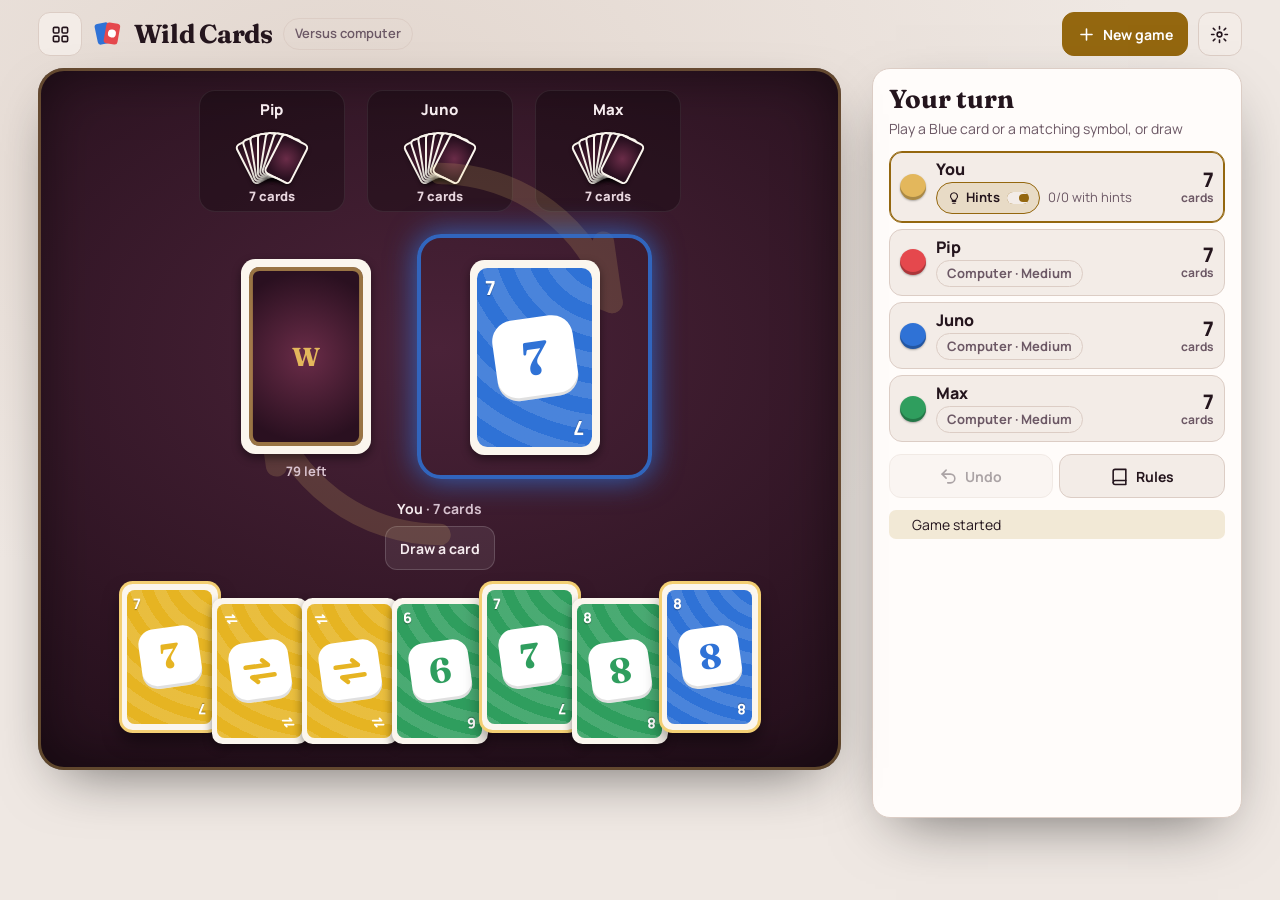
<file: wildcards/index.html>
<!DOCTYPE html>
<html lang="en">
<head>
<meta charset="utf-8">
<meta name="viewport" content="width=device-width, initial-scale=1, viewport-fit=cover">
<title>Wild Cards · Game Hall</title>
<meta name="theme-color" content="#1b1016">
<link rel="manifest" href="../manifest.webmanifest"><link rel="icon" href="../icons/icon-192.png"><link rel="apple-touch-icon" href="../icons/apple-touch-icon.png">
<link rel="preconnect" href="https://fonts.googleapis.com"><link rel="preconnect" href="https://fonts.gstatic.com" crossorigin>
<link href="https://fonts.googleapis.com/css2?family=Fraunces:opsz,wght@9..144,600;9..144,700&family=Manrope:wght@400;500;600;700;800&display=swap" rel="stylesheet">
<link rel="stylesheet" href="../shared/hall.css">
<style>
/* Wild Cards: a felt card table; cards are our own design: a colour field with a big badge and corner marks; wilds carry a four-colour wheel. */
.tbl{position:relative;border-radius:26px;background:radial-gradient(120% 90% at 50% 40%,#4a2238,#25101c 75%);box-shadow:var(--sh),inset 0 0 0 3px rgba(227,183,92,.35),inset 0 0 60px rgba(0,0,0,.5);padding:clamp(12px,2vw,22px);display:flex;flex-direction:column;gap:clamp(10px,2vw,18px);min-height:min(78dvh,720px);color:#f6ecef;user-select:none;-webkit-user-select:none}
.opps{display:flex;justify-content:center;gap:clamp(8px,2vw,22px);flex-wrap:wrap}
.opp{background:rgba(0,0,0,.28);border:1px solid rgba(255,255,255,.08);border-radius:16px;padding:8px 12px;min-width:140px;text-align:center;transition:box-shadow .2s,border-color .2s;position:relative}
.opp.turn{border-color:#e3b75c;box-shadow:0 0 0 2px #e3b75c,0 0 24px rgba(227,183,92,.35)}
.opp.out{opacity:.45}
.opp .on{font-weight:800;font-size:15px;white-space:nowrap;overflow:hidden;text-overflow:ellipsis;max-width:180px;margin:0 auto}
.fan{position:relative;height:50px;margin:6px auto 12px;width:120px}
.fan i{position:absolute;bottom:0;left:50%;width:30px;height:45px;border-radius:5px;transform-origin:50% 120%;box-shadow:0 2px 4px rgba(0,0,0,.4)}
.opp .n{font:800 13px/1 Manrope,system-ui,sans-serif;color:#e8d6de}
.flag{position:absolute;top:-10px;right:-8px;background:#e5484d;color:#fff;font:800 12px/1 Manrope,system-ui,sans-serif;padding:5px 8px;border-radius:99px;box-shadow:0 2px 6px rgba(0,0,0,.4);animation:pop .4s}
@keyframes pop{from{transform:scale(.4)}}
.mid{flex:1;display:flex;align-items:center;justify-content:center;gap:clamp(18px,5vw,60px);position:relative;min-height:180px}
.pile{position:relative;cursor:pointer}
.pile .cnt{position:absolute;bottom:-24px;left:0;right:0;text-align:center;font:700 13px/1 Manrope,system-ui,sans-serif;color:#d9c3cf}
.ring{position:absolute;inset:-14px;border-radius:24px;border:4px solid var(--cur,#888);box-shadow:0 0 30px var(--cur,#888);opacity:.85;transition:border-color .3s,box-shadow .3s}
.dir{position:absolute;width:clamp(240px,40vw,430px);aspect-ratio:1;opacity:.16;pointer-events:none}
.dir.ccw{transform:scaleX(-1)}
.dir svg{width:100%;height:100%;animation:spin 18s linear infinite}
@keyframes spin{to{transform:rotate(360deg)}}
.pend{position:absolute;top:-16px;right:-26px;background:#e5484d;color:#fff;font:800 20px/1 Fraunces,Georgia,serif;padding:8px 12px;border-radius:14px;box-shadow:0 4px 14px rgba(0,0,0,.5);z-index:3;animation:pop .35s}
.me{display:flex;flex-direction:column;gap:10px;align-items:center}
.bar{display:flex;gap:8px;flex-wrap:wrap;justify-content:center;min-height:44px}
.bar .ib{background:rgba(255,255,255,.08);border-color:rgba(255,255,255,.16);color:#f6ecef}
.bar .ib.pri{background:#e3b75c;color:#21120a;border-color:#e3b75c}
.bar .ib.alert{background:#e5484d;border-color:#e5484d;color:#fff;animation:pop .4s}
.hand{display:flex;justify-content:center;width:100%;padding:18px 6px 4px;min-height:calc(var(--cw) * 1.5 + 24px)}
.hand .card{margin-left:var(--ov,0px);transition:transform .18s,margin .2s}
.hand .card:first-child{margin-left:0}
.hand .card.ok{transform:translateY(-14px);box-shadow:0 0 0 3px #f3cf73,0 10px 18px rgba(0,0,0,.5)}
.hand .card:hover{transform:translateY(-18px);z-index:5}
.hand.dim .card{filter:brightness(.8)}
.hand .card.nw{animation:deal .35s cubic-bezier(.2,.8,.3,1.2)}
@keyframes deal{from{transform:translateY(-60px) scale(.7);opacity:0}}
.card{--cw:clamp(56px,8.4vw,96px);position:relative;flex:none;width:var(--cw);aspect-ratio:2/3;border-radius:calc(var(--cw)*.11);background:#fbf6ee;box-shadow:0 4px 10px rgba(0,0,0,.45);cursor:pointer;padding:calc(var(--cw)*.06);color:#fff}
.tbl{--cw:clamp(56px,8.4vw,96px)}
.card .f{position:absolute;inset:calc(var(--cw)*.06);border-radius:calc(var(--cw)*.08);background:var(--k);overflow:hidden}
.card .f::before{content:"";position:absolute;inset:0;background:repeating-radial-gradient(circle at 120% -20%,rgba(255,255,255,.13) 0 6%,transparent 6% 12%)}
.card .bd{position:absolute;left:50%;top:50%;translate:-50% -50%;width:62%;aspect-ratio:1;border-radius:26%;background:#fff;display:grid;place-items:center;color:var(--k);font:700 calc(var(--cw)*.36)/1 Fraunces,Georgia,serif;box-shadow:inset 0 -3px 0 rgba(0,0,0,.12);rotate:-8deg}
.card .bd svg{width:70%;height:70%}
.card .cn{position:absolute;font:800 calc(var(--cw)*.15)/1 Manrope,system-ui,sans-serif;color:#fff;text-shadow:0 1px 1px rgba(0,0,0,.35)}
.card .cn.a{top:9%;left:12%}.card .cn.b{bottom:9%;right:12%;rotate:180deg}
.card .cn svg{width:calc(var(--cw)*.17);height:calc(var(--cw)*.17)}
.card.w .f{background:#1d1418}
.card.w .bd{background:conic-gradient(#e5484d 0 25%,#e6b422 0 50%,#2f9e5e 0 75%,#2f72d6 0);color:#fff;text-shadow:0 2px 3px rgba(0,0,0,.6)}
.card.big{--cw:clamp(80px,12vw,130px)}
.back{width:var(--cw);aspect-ratio:2/3;border-radius:calc(var(--cw)*.11);background:#fbf6ee;padding:calc(var(--cw)*.06);box-shadow:0 4px 10px rgba(0,0,0,.45)}
.back b{display:grid;place-items:center;width:100%;height:100%;border-radius:calc(var(--cw)*.08);background:radial-gradient(circle,#6a2c48,#2a1020 80%);color:#e3b75c;font:700 calc(var(--cw)*.2)/1 Fraunces,Georgia,serif;box-shadow:inset 0 0 0 calc(var(--cw)*.03) rgba(227,183,92,.6)}
.big .back,.back.big{--cw:clamp(80px,12vw,130px)}
.pick{position:absolute;inset:0;z-index:15;background:rgba(14,6,10,.72);backdrop-filter:blur(3px);border-radius:26px;display:flex;align-items:center;justify-content:center;flex-direction:column;gap:16px;padding:20px;text-align:center}
.pick h3{margin:0;font:700 28px/1.1 Fraunces,Georgia,serif}
.pick .cols{display:grid;grid-template-columns:repeat(2,minmax(0,120px));gap:12px}
.pick .cols button{aspect-ratio:1.4;border-radius:18px;border:3px solid rgba(255,255,255,.7);font:800 18px Manrope,system-ui,sans-serif;color:#fff;cursor:pointer;text-shadow:0 1px 2px rgba(0,0,0,.4);box-shadow:0 6px 16px rgba(0,0,0,.4)}
.pick .who{display:flex;flex-direction:column;gap:8px;min-width:240px}
.pick .who button{min-height:48px;border-radius:12px;border:1px solid rgba(255,255,255,.25);background:rgba(255,255,255,.08);color:#fff;font:700 16px Manrope,system-ui,sans-serif;cursor:pointer}
.youname{font:700 14px/1 Manrope,system-ui,sans-serif;color:#d9c3cf}
.youname b{color:#f6ecef}
@media (max-width:600px){.tbl{--cw:clamp(50px,15vw,70px);min-height:0}.card{--cw:clamp(50px,15vw,70px)}.card.big,.big .back{--cw:clamp(76px,22vw,100px)}.opp{min-width:96px;padding:6px 8px}.fan{width:86px;height:42px}.fan i{width:24px;height:36px}}
</style>
</head>
<body>
<script src="../shared/peerjs.min.js"></script>
<script src="../shared/hall.js"></script>
<script>
{
const COL = {r:'#e5484d', y:'#e6b422', g:'#2f9e5e', b:'#2f72d6', w:'#1d1418'};
const CNAME = {r:'Red', y:'Yellow', g:'Green', b:'Blue', w:'Wild'};
const VNAME = {skip:'Skip', rev:'Reverse', d2:'+2', d4c:'+4', disc:'Discard All', skipall:'Skip Everyone', wild:'Wild', w4:'Wild +4', wr4:'Wild Reverse +4', w6:'Wild +6', w10:'Wild +10', roul:'Colour Roulette'};
const WILDS = ['wild', 'w4', 'wr4', 'w6', 'w10', 'roul'];
const AMT = {d2:2, d4c:4, w4:4, wr4:4, w6:6, w10:10};
const isWild = v => WILDS.includes(v);
const cardName = c => isWild(c.v) ? VNAME[c.v] : CNAME[c.c] + ' ' + (VNAME[c.v] || c.v);
const shuffle = a => { for (let i = a.length - 1; i > 0; i--){ const j = Math.floor(Math.random() * (i + 1)); [a[i], a[j]] = [a[j], a[i]]; } return a; };
function buildDeck(mercy){
  const d = []; let id = 0; const add = (c, v, n) => { for (let k = 0; k < n; k++) d.push({id:id++, c, v}); };
  for (const c of 'rygb'){
    add(c, '0', mercy ? 2 : 1);
    for (let v = 1; v <= 9; v++) add(c, String(v), 2);
    if (!mercy){ add(c, 'skip', 2); add(c, 'rev', 2); add(c, 'd2', 2); }
    else { add(c, 'skip', 3); add(c, 'rev', 3); add(c, 'd2', 3); add(c, 'd4c', 2); add(c, 'disc', 2); add(c, 'skipall', 2); }
  }
  if (!mercy){ add('w', 'wild', 4); add('w', 'w4', 4); }
  else { add('w', 'wr4', 8); add('w', 'w6', 4); add('w', 'w10', 4); add('w', 'roul', 8); }
  return shuffle(d);
}
const stacking = s => s.mercy || s.stack;
function setup({n, opts, first, players}){
  const mercy = opts.rules === 'mercy';
  const s = {mercy, stack:!!opts.stack, seven:mercy || !!opts.seven, lastcall:!!opts.lastcall, deck:buildDeck(mercy), discard:[], hands:[], turn:first % n, dir:1,
    names:(players || []).map(p => String(p.name || '').slice(0, 24)), color:null, pending:0, pendingMin:0, drew:false, drewCard:null, out:Array(n).fill(false), called:Array(n).fill(false), winner:null, why:'', n:0, ev:[], lastSeat:null};
  for (let i = 0; i < n; i++) s.hands.push(s.deck.splice(0, 7));
  let k = s.deck.findIndex(c => /^\d$/.test(c.v));
  const top = s.deck.splice(k, 1)[0]; s.discard.push(top); s.color = top.c;
  return s;
}
const active = s => s.hands.map((_, i) => i).filter(i => !s.out[i]);
function nextSeat(s, from, steps){
  let t = from; const n = s.hands.length;
  for (let k = 0; k < steps; k++){ do { t = (t + s.dir + n) % n; } while (s.out[t] && active(s).length > 0); }
  return t;
}
function refill(s){
  if (s.deck.length) return;
  const top = s.discard.pop(); s.deck = shuffle(s.discard.map(c => ({id:c.id, c:isWild(c.v) ? 'w' : c.c, v:c.v}))); s.discard = [top];
}
function drawN(s, seat, n){ const got = []; for (let k = 0; k < n; k++){ refill(s); if (!s.deck.length) break; const c = s.deck.pop(); s.hands[seat].push(c); got.push(c); } return got; }
function playable(s, c){
  const top = s.discard[s.discard.length - 1];
  if (s.pending > 0) return (AMT[c.v] || 0) >= s.pendingMin && (AMT[c.v] || 0) > 0;
  if (isWild(c.v)) return true;
  return c.c === s.color || c.v === top.v;
}
function mercyCheck(s){
  if (!s.mercy) return;
  s.hands.forEach((h, i) => { if (!s.out[i] && h.length >= 25){ s.out[i] = true; s.deck.unshift(...h.map(c => ({id:c.id, c:isWild(c.v) ? 'w' : c.c, v:c.v}))); s.hands[i] = []; s.ev.push({s:i, t:'has 25 cards and is out (No Mercy!)'}); } });
  const a = active(s);
  if (a.length === 1 && s.winner == null){ s.winner = a[0]; s.why = 'as the last player standing'; }
}
function advance(s, steps){ s.turn = nextSeat(s, s.turn, steps); s.drew = false; s.drewCard = null; }
function act(s, seat, a){
  s.ev = []; s.lastSeat = seat;
  if (s.winner != null) throw new Error('The game is over');
  if (seat !== s.turn) throw new Error('It’s not your turn');
  const hand = s.hands[seat];
  if (a.call){
    if (!s.lastcall) throw new Error('Last-card calls are off');
    s.called[seat] = true; s.ev.push({s:seat, t:'called “Last card!”'}); s.n++; return s;
  }
  if (a.pass){
    if (!s.drew) throw new Error('Draw a card first');
    s.ev.push({s:seat, t:'passed'}); advance(s, 1); s.n++; return s;
  }
  if (a.draw){
    if (s.drew) throw new Error('You already drew. Play the card you drew or pass.');
    if (s.pending > 0){
      const got = drawN(s, seat, s.pending); s.ev.push({s:seat, t:`took ${got.length} cards`, big:got.length});
      s.pending = 0; s.pendingMin = 0; s.called[seat] = false; advance(s, 1); mercyCheck(s); s.n++; return s;
    }
    let got = [];
    if (s.mercy){ do { const c = drawN(s, seat, 1); if (!c.length) break; got.push(c[0]); } while (!playable(s, got[got.length - 1]) && got.length < 40); }
    else got = drawN(s, seat, 1);
    s.called[seat] = false;
    s.ev.push({s:seat, t:got.length === 1 ? 'drew a card' : `drew ${got.length} cards`, big:got.length});
    mercyCheck(s);
    if (s.out[seat]){ if (s.winner == null) advance(s, 1); s.n++; return s; }
    const last = got[got.length - 1];
    if (last && playable(s, last)){ s.drew = true; s.drewCard = last.id; }
    else advance(s, 1);
    s.n++; return s;
  }
  // play a card
  const i = hand.findIndex(c => c.id === a.play);
  if (i < 0) throw new Error('That card isn’t in your hand');
  const c = hand[i];
  if (s.drew && c.id !== s.drewCard) throw new Error('You can only play the card you just drew');
  if (!playable(s, c)) throw new Error(s.pending > 0 ? `Stack a draw card of +${s.pendingMin} or more, or take the cards` : 'That card doesn’t match the colour or symbol');
  if (isWild(c.v) && !'rygb'.includes(a.color)) throw new Error('Choose a colour');
  const others = active(s).filter(x => x !== seat);
  if (s.seven && c.v === '7' && !others.includes(a.target)) throw new Error('Choose who to swap hands with');
  hand.splice(i, 1);
  s.discard.push(c); if (s.discard.length > 40) s.discard.splice(0, s.discard.length - 40);
  s.color = isWild(c.v) ? a.color : c.c;
  s.ev.push({s:seat, t:'played ' + cardName(c) + (isWild(c.v) ? ` and chose ${CNAME[a.color]}` : ''), card:c});
  if (s.lastcall && hand.length === 1 && !s.called[seat]){ drawN(s, seat, 2); s.ev.push({s:seat, t:'forgot to call “Last card!” and drew 2'}); }
  s.called[seat] = false;
  if (!hand.length){ s.winner = seat; s.why = 'by playing their last card'; s.n++; return s; }
  const v = c.v;
  if (v === 'disc'){ const same = hand.filter(x => x.c === c.c); if (same.length){ for (const x of same) hand.splice(hand.indexOf(x), 1); s.discard.splice(s.discard.length - 1, 0, ...same); s.ev.push({s:seat, t:`discarded ${same.length} more ${CNAME[c.c]} card${same.length > 1 ? 's' : ''}`}); }
    if (!hand.length){ s.winner = seat; s.why = 'by discarding their last cards'; s.n++; return s; } advance(s, 1); }
  else if (v === 'skip') advance(s, 2);
  else if (v === 'skipall'){ s.drew = false; s.drewCard = null; s.ev.push({s:seat, t:'skipped everyone and goes again'}); }
  else if (v === 'rev'){ s.dir *= -1; advance(s, active(s).length === 2 ? 2 : 1); }
  else if (AMT[v]){
    if (v === 'wr4') s.dir *= -1;
    if (stacking(s)){ s.pending += AMT[v]; s.pendingMin = AMT[v]; advance(s, 1); }
    else { const nx = nextSeat(s, s.turn, 1); const got = drawN(s, nx, AMT[v]); s.ev.push({s:nx, t:`drew ${got.length} cards`, big:got.length}); advance(s, 2); }
  }
  else if (v === 'roul'){
    const nx = nextSeat(s, s.turn, 1); const got = [];
    while (got.length < 30){ const g = drawN(s, nx, 1); if (!g.length) break; got.push(g[0]); if (g[0].c === a.color) break; }
    s.ev.push({s:nx, t:`flipped ${got.length} card${got.length > 1 ? 's' : ''} looking for ${CNAME[a.color]}`, big:got.length}); advance(s, 2);
  }
  else if (s.seven && v === '7'){ const t = a.target; [s.hands[seat], s.hands[t]] = [s.hands[t], s.hands[seat]]; s.ev.push({s:seat, t:'swapped hands with ' + ((s.names && s.names[t]) || 'another player')}); advance(s, 1); }
  else if (s.seven && v === '0'){ const ac = active(s); const hs = ac.map(x => s.hands[x]); ac.forEach((x, k) => { const from = (k - s.dir + ac.length) % ac.length; s.hands[x] = hs[from]; }); s.ev.push({s:seat, t:'passed every hand along'}); advance(s, 1); }
  else advance(s, 1);
  mercyCheck(s);
  s.n++; return s;
}
function cpu(s, seat, level){
  const hand = s.hands[seat], ok = hand.filter(c => (!s.drew || c.id === s.drewCard) && playable(s, c));
  const count = {r:0, y:0, g:0, b:0}; hand.forEach(c => { if (count[c.c] != null) count[c.c]++; });
  const best = Object.keys(count).sort((a, b) => count[b] - count[a])[0];
  const others = active(s).filter(x => x !== seat);
  const target = others.sort((a, b) => s.hands[a].length - s.hands[b].length)[0];
  const wrap = c => ({play:c.id, color:isWild(c.v) ? (level === 0 ? 'rygb'[Math.floor(Math.random() * 4)] : best) : undefined, target:c.v === '7' && s.seven ? target : undefined});
  if (s.lastcall && hand.length === 2 && ok.length && !s.called[seat] && (level > 0 || Math.random() < .6)) return {call:true};
  if (!ok.length) return s.drew ? {pass:true} : {draw:true};
  if (level === 0) return wrap(ok[Math.floor(Math.random() * ok.length)]);
  const nx = nextSeat(s, seat, 1), danger = s.hands[nx].length <= 2;
  const score = c => {
    let v = 0;
    if (s.pending > 0) return AMT[c.v] || 0;
    if (isWild(c.v)) v -= danger ? -6 : 8;
    if (AMT[c.v] || ['skip', 'skipall', 'rev', 'roul'].includes(c.v)) v += danger ? 12 : 2;
    if (c.v === 'disc') v += 4 + hand.filter(x => x.c === c.c).length * 2;
    if (c.c === s.color) v += 2;
    v += count[c.c] || 0;
    if (/^\d$/.test(c.v)) v += +c.v * .2;
    if (c.v === '7' && s.seven) v += s.hands[target].length < hand.length - 1 ? 10 : -10;
    if (level >= 2 && c.v === 'skipall') v += 3;
    return v + Math.random() * (level === 1 ? 3 : .5);
  };
  return wrap(ok.sort((a, b) => score(b) - score(a))[0]);
}
let CTX = null, lastN = null, pickT = null, seenIds = new Set();
const ICO = {
  skip:'<svg viewBox="0 0 24 24" fill="none" stroke="currentColor" stroke-width="3"><circle cx="12" cy="12" r="8"/><path d="M6.5 17.5l11-11"/></svg>',
  skipall:'<svg viewBox="0 0 24 24" fill="none" stroke="currentColor" stroke-width="2.6"><circle cx="9" cy="12" r="6"/><circle cx="15" cy="12" r="6"/><path d="M4.5 16.5l15-9"/></svg>',
  rev:'<svg viewBox="0 0 24 24" fill="none" stroke="currentColor" stroke-width="2.6" stroke-linecap="round" stroke-linejoin="round"><path d="M4 9h13l-3-3M20 15H7l3 3"/></svg>',
  disc:'<svg viewBox="0 0 24 24" fill="none" stroke="currentColor" stroke-width="2.4" stroke-linejoin="round"><rect x="4" y="7" width="10" height="13" rx="2"/><path d="M8 4h10a2 2 0 0 1 2 2v11"/><path d="M7 13h4"/></svg>',
  roul:'<svg viewBox="0 0 24 24" fill="none" stroke="currentColor" stroke-width="2.4"><circle cx="12" cy="12" r="8"/><path d="M12 4v8l5 5"/><circle cx="12" cy="12" r="1.8" fill="currentColor"/></svg>',
  dir:'<svg viewBox="0 0 100 100" fill="none" stroke="#f3cf73" stroke-width="5" stroke-linecap="round"><path d="M50 8a42 42 0 0 1 40 30"/><path d="M90 38l-2-14M90 38l-13-5"/><path d="M50 92a42 42 0 0 1-40-30"/><path d="M10 62l2 14M10 62l13 5"/></svg>'
};
function face(c){ const v = c.v; if (ICO[v]) return ICO[v]; if (AMT[v]) return '+' + AMT[v]; if (v === 'wild') return '★'; return esc(v); }
function corner(c){ const v = c.v; if (ICO[v]) return ICO[v]; if (AMT[v]) return '+' + AMT[v]; if (v === 'wild') return '★'; return esc(v); }
const esc = Hall.esc;
function cardHtml(c, extra){ const w = isWild(c.v); return `<div class="card ${w ? 'w' : ''} ${extra || ''}" data-id="${c.id}" style="--k:${COL[c.c] || COL.w}" title="${esc(cardName(c))}"><div class="f"></div><span class="cn a">${corner(c)}</span><div class="bd">${face(c)}</div><span class="cn b">${corner(c)}</span></div>`; }
Hall.run({
  id:'wildcards', name:'Wild Cards', min:2, max:4, defaultPlayers:4, colors:['#e3b75c', '#e5484d', '#2f72d6', '#2f9e5e'], layout:'wide', hidden:true, handWord:'cards',
  icon:'<svg viewBox="0 0 32 32"><rect x="4" y="5" width="14" height="21" rx="3" fill="#2f72d6" transform="rotate(-12 11 15)"/><rect x="13" y="5" width="14" height="21" rx="3" fill="#e5484d" transform="rotate(10 20 15)"/><circle cx="20" cy="15.5" r="4" fill="#fff" transform="rotate(10 20 15)"/></svg>',
  tagline:'Match the colour or the symbol, and be first to empty your hand.',
  hintable:true, hintLabel:'Show which cards I can play', hintShort:'Hints', logLabel:'Table',
  options:[
    {key:'rules', label:'Rules', def:'classic', choices:[['classic', 'Classic'], ['mercy', 'No Mercy']], note:'No Mercy: a bigger, nastier deck, stacking, 7-swap and 0-pass, draw until you can play, and anyone holding 25 cards is out.'},
    {key:'stack', label:'Stacking (Classic)', def:false, choices:[[false, 'Off'], [true, 'Stack +2 and +4']]},
    {key:'seven', label:'7 swaps, 0 passes (Classic)', def:false, choices:[[false, 'Off'], [true, 'On']]},
    {key:'lastcall', label:'Call “Last card!”', def:false, choices:[[false, 'Off'], [true, 'On, or draw 2']]}],
  credit:'Wild Cards is an original card design using classic shedding-game rules.',
  rules:`<p>Everyone starts with 7 cards. On your turn, play one card that matches the top card's <b>colour</b> or its <b>number or symbol</b>. The first player to empty their hand wins.</p>
  <h3>Can't play?</h3><p>Tap the deck to draw. If the card you drew can be played, you may play it; otherwise your turn ends. (No Mercy: keep drawing until you get one you can play.)</p>
  <h3>Action cards</h3><ul><li><b>Skip</b>: the next player misses a turn. <b>Reverse</b>: play changes direction (with 2 players it works like Skip).</li><li><b>+2 / +4</b>: the next player draws that many and misses a turn.</li><li><b>Wild</b>: choose the new colour. <b>Wild +4</b>: choose a colour, and the next player draws 4.</li></ul>
  <h3>No Mercy extras</h3><ul><li><b>Stacking</b>: answer a draw card with an equal or bigger one, and the total passes on. Whoever can't stack takes them all.</li><li><b>Skip Everyone</b>: you go again. <b>Discard All</b>: also throw away every card of that colour from your hand.</li><li><b>Wild Reverse +4, Wild +6, Wild +10</b>: choose a colour; the next player draws.</li><li><b>Colour Roulette</b>: choose a colour; the next player flips cards until that colour shows and keeps them all.</li><li><b>7</b>: swap hands with anyone. <b>0</b>: everyone passes their hand along.</li><li><b>Mercy rule</b>: anyone holding 25 cards is out. The last one standing also wins.</li></ul>
  <h3>Hints</h3><p>With hints on, cards you can play lift up and glow gold.</p>`,
  setup, act,
  current:s => s.winner != null ? null : s.turn,
  view(s, seat){
    s.hands = s.hands.map((h, i) => i === seat ? h : h.length);
    s.deck = s.deck.length;
    s.discard = s.discard.slice(-1);
    if (seat !== s.turn) s.drewCard = null;
    return s;
  },
  over:s => s.winner != null ? {winners:[s.winner], text:s.why} : null,
  cpu, cpuDelay:() => 900 + Math.random() * 500,
  describe(a, prev, next, seat){ const e = next.ev.filter(x => x.s === seat).map(x => x.t); const o = next.ev.filter(x => x.s !== seat); if (o.length) e.push(o.map(x => ((next.names && next.names[x.s]) || (CTX && CTX.players[x.s] ? CTX.players[x.s].name : 'Someone')) + ' ' + x.t).join('; ')); return e.join('; '); },
  score(s, i){ const n = typeof s.hands[i] === 'number' ? s.hands[i] : s.hands[i].length; return s.out[i] ? {v:'Out', l:'25+ cards'} : {v:n, l:n === 1 ? 'card' : 'cards'}; },
  status(s, {actor}){
    if (!s) return '';
    if (actor == null) return s.pending ? `+${s.pending} is waiting for the next player` : '';
    if (s.pending) return `Stack a +${s.pendingMin} or bigger, or take ${s.pending} cards`;
    if (s.drew) return 'Play the card you drew, or pass';
    return 'Play a ' + CNAME[s.color] + ' card or a matching symbol, or draw';
  },
  render
});
function render(ctx, stage){
  CTX = ctx;
  const s = ctx.state, n = s.hands.length, me = ctx.viewer;
  const handOf = i => s.hands[i], cnt = i => typeof s.hands[i] === 'number' ? s.hands[i] : s.hands[i].length;
  let tbl = stage.querySelector('.tbl');
  if (!tbl){
    stage.innerHTML = '<div class="tbl"><div class="opps"></div><div class="mid"><div class="dir"></div><div class="pile big" id="drawPile"><div class="back"><b>W</b></div><span class="cnt"></span></div><div class="pile" id="disc"><div class="ring"></div><div class="top"></div></div></div><div class="me"><div class="youname"></div><div class="bar"></div><div class="hand"></div></div></div>';
    tbl = stage.querySelector('.tbl'); lastN = null; seenIds = new Set();
    tbl.querySelector('.dir').innerHTML = ICO.dir;
    tbl.querySelector('#drawPile').onclick = () => { if (CTX.actor == null) return; if (CTX.state.drew){ CTX.sfx.bad(); CTX.toast('Play the card you drew, or pass'); return; } CTX.act({draw:true}); };
    tbl.addEventListener('click', onTable);
  }
  // opponents, in turn order after the viewer
  const order = []; const base = me == null ? 0 : me;
  for (let k = me == null ? 0 : 1; k < n; k++) order.push((base + k) % n);
  tbl.querySelector('.opps').innerHTML = order.map(i => {
    const c = cnt(i), shown = Math.min(c, 9), p = ctx.players[i] || {};
    const fan = Array.from({length:shown}, (_, k) => `<i style="background:radial-gradient(circle,#6a2c48,#2a1020 80%);border:2px solid #fbf6ee;transform:translateX(-50%) rotate(${(k - (shown - 1) / 2) * 9}deg)"></i>`).join('');
    return `<div class="opp ${s.turn === i && s.winner == null ? 'turn' : ''} ${s.out[i] ? 'out' : ''}"><div class="on">${esc(p.name || 'Player ' + (i + 1))}</div><div class="fan">${fan}</div><div class="n">${s.out[i] ? 'Out!' : c + (c === 1 ? ' card' : ' cards')}</div>${c === 1 && !s.out[i] ? '<span class="flag">Last card!</span>' : ''}</div>`;
  }).join('');
  // middle
  const top = s.discard[s.discard.length - 1];
  const disc = tbl.querySelector('#disc');
  disc.style.setProperty('--cur', COL[s.color]);
  const topEl = disc.querySelector('.top');
  if (topEl.dataset.id !== String(top.id)){ topEl.dataset.id = top.id; topEl.innerHTML = cardHtml(top, 'big nw'); }
  const pend = disc.querySelector('.pend'); if (pend) pend.remove();
  if (s.pending){ const b = document.createElement('span'); b.className = 'pend'; b.textContent = '+' + s.pending; disc.appendChild(b); }
  tbl.querySelector('.dir').classList.toggle('ccw', s.dir < 0);
  tbl.querySelector('#drawPile .cnt').textContent = (typeof s.deck === 'number' ? s.deck : s.deck.length) + ' left';
  // my hand
  const mine = me != null ? handOf(me) : null;
  tbl.querySelector('.youname').innerHTML = me != null ? `<b>${esc((ctx.players[me] || {}).name || 'You')}</b> · ${Array.isArray(mine) ? mine.length : 0} cards${s.out[me] ? ' · out' : ''}` : '';
  const handEl = tbl.querySelector('.hand');
  if (Array.isArray(mine)){
    const sorted = mine.slice().sort((a, b) => ('rygbw'.indexOf(a.c) - 'rygbw'.indexOf(b.c)) || (String(a.v) < String(b.v) ? -1 : 1));
    const canPlay = c => ctx.actor === me && (!s.drew || c.id === s.drewCard) && playable(s, c);
    handEl.innerHTML = sorted.map(c => cardHtml(c, (ctx.hints && canPlay(c) ? 'ok ' : '') + (lastN !== null && !seenIds.has(c.id) ? 'nw' : ''))).join('');
    sorted.forEach(c => seenIds.add(c.id));
    const cw = handEl.querySelector('.card') ? handEl.querySelector('.card').getBoundingClientRect().width : 80;
    const avail = handEl.clientWidth - 12, need = sorted.length * cw;
    handEl.style.setProperty('--ov', need > avail && sorted.length > 1 ? -Math.min(cw * .72, (need - avail) / (sorted.length - 1)) + 'px' : '-6px');
    handEl.classList.toggle('dim', ctx.actor !== me);
  } else handEl.innerHTML = '';
  // action bar
  const bar = [];
  if (ctx.actor != null){
    if (s.pending) bar.push(`<button class="ib alert" data-a="draw">Take ${s.pending} cards</button>`);
    else if (s.drew) bar.push(`<button class="ib" data-a="pass">Pass</button>`);
    else bar.push(`<button class="ib" data-a="draw">Draw a card</button>`);
    if (s.lastcall && Array.isArray(mine) && mine.length === 2 && !s.called[me]) bar.push(`<button class="ib pri" data-a="call">Last card!</button>`);
  }
  tbl.querySelector('.bar').innerHTML = bar.join('');
  // sounds for what just happened
  if (lastN !== null && s.n !== lastN && ctx.anim){
    const big = (s.ev || []).reduce((m, e) => Math.max(m, e.big || 0), 0);
    if (big) ctx.sfx.deal(Math.min(big, 6)); else ctx.sfx.card();
    if ((s.ev || []).some(e => e.card && (AMT[e.card.v] || ['skip', 'skipall', 'roul'].includes(e.card.v)))) setTimeout(() => ctx.sfx.good(), 200);
    if ((s.ev || []).some(e => /is out/.test(e.t))) setTimeout(() => ctx.sfx.lose(), 300);
  }
  lastN = s.n;
  const pk = tbl.querySelector('.pick'); if (pk && ctx.actor == null) pk.remove();
}
function onTable(e){
  const ctx = CTX; if (!ctx) return;
  const btn = e.target.closest('[data-a]');
  if (btn && ctx.actor != null){ ctx.act({[btn.dataset.a]:true}); return; }
  const cardEl = e.target.closest('.hand .card');
  if (!cardEl || ctx.actor == null) return;
  const s = ctx.state, hand = s.hands[ctx.actor], c = hand.find(x => x.id === +cardEl.dataset.id);
  if (!c) return;
  if (s.drew && c.id !== s.drewCard){ ctx.sfx.bad(); ctx.toast('You can only play the card you just drew, or pass'); shake(cardEl); return; }
  if (!playable(s, c)){ ctx.sfx.bad(); ctx.toast(s.pending ? `Stack a +${s.pendingMin} or bigger, or take the cards` : `That doesn’t match ${CNAME[s.color]} or the symbol on top`); shake(cardEl); return; }
  const a = {play:c.id};
  const finish = () => {
    if (s.seven && c.v === '7'){
      const others = s.hands.map((_, i) => i).filter(i => i !== ctx.actor && !s.out[i]);
      if (others.length === 1){ a.target = others[0]; a.targetName = (ctx.players[others[0]] || {}).name; return ctx.act(a); }
      return pick('Swap hands with…', `<div class="who">${others.map(i => `<button data-t="${i}">${esc((ctx.players[i] || {}).name || 'Player')} · ${s.hands[i]} cards</button>`).join('')}</div>`, el => { a.target = +el.dataset.t; a.targetName = (ctx.players[a.target] || {}).name; ctx.act(a); });
    }
    ctx.act(a);
  };
  if (isWild(c.v)) pick(c.v === 'roul' ? 'Pick the colour they must find' : 'Choose a colour', `<div class="cols">${'rygb'.split('').map(k => `<button data-c="${k}" style="background:${COL[k]}">${CNAME[k]}</button>`).join('')}</div>`, el => { a.color = el.dataset.c; finish(); });
  else finish();
}
function shake(el){ el.classList.remove('shake'); void el.offsetWidth; el.classList.add('shake'); }
function pick(title, body, cb){
  const tbl = document.querySelector('.tbl'), old = tbl.querySelector('.pick'); if (old) old.remove();
  const p = document.createElement('div'); p.className = 'pick';
  p.innerHTML = `<h3></h3>${body}<button class="ib" data-x>Cancel</button>`;
  p.querySelector('h3').textContent = title;
  p.onclick = e => { const b = e.target.closest('[data-c],[data-t]'); if (b){ p.remove(); cb(b); } else if (e.target.closest('[data-x]') || e.target === p) p.remove(); };
  tbl.appendChild(p);
}
}
</script>
</body>
</html>
</file>
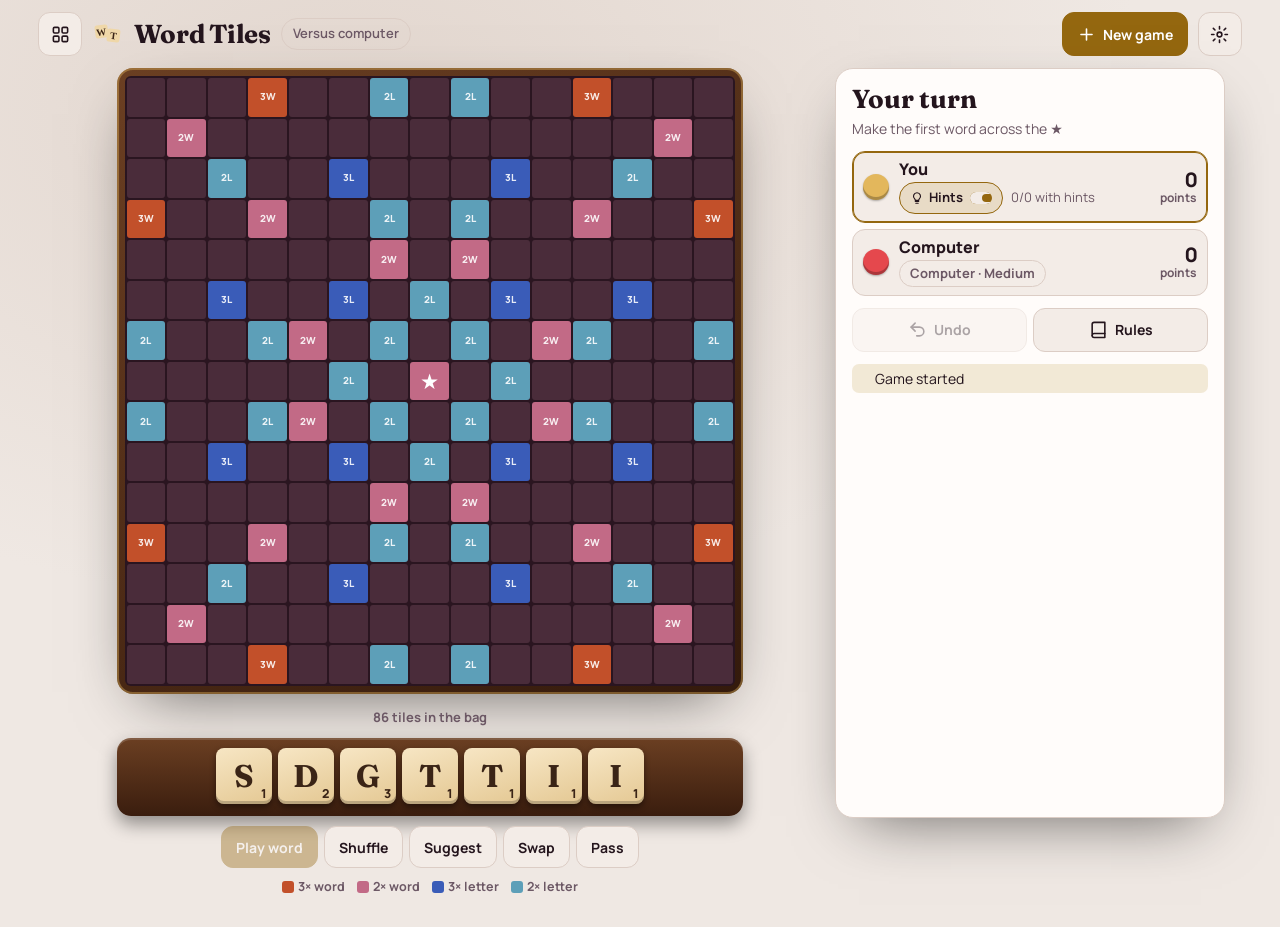
<file: wordtiles/index.html>
<!DOCTYPE html>
<html lang="en">
<head>
<meta charset="utf-8">
<meta name="viewport" content="width=device-width, initial-scale=1, viewport-fit=cover">
<title>Word Tiles · Game Hall</title>
<meta name="theme-color" content="#1b1016">
<link rel="manifest" href="../manifest.webmanifest"><link rel="icon" href="../icons/icon-192.png"><link rel="apple-touch-icon" href="../icons/apple-touch-icon.png">
<link rel="preconnect" href="https://fonts.googleapis.com"><link rel="preconnect" href="https://fonts.gstatic.com" crossorigin>
<link href="https://fonts.googleapis.com/css2?family=Fraunces:opsz,wght@9..144,600;9..144,700&family=Manrope:wght@400;500;600;700;800&display=swap" rel="stylesheet">
<link rel="stylesheet" href="../shared/hall.css">
<style>
/* Word Tiles: maple letter tiles on a plum board with jewel-toned bonus squares; your rack sits on a walnut ledge. */
.wt{display:flex;flex-direction:column;align-items:center;gap:12px;--b:max(300px,min(var(--bs),calc(100dvh - 290px)))}
.frame{padding:8px;border-radius:16px;background:linear-gradient(150deg,var(--wood1),var(--wood2));box-shadow:var(--sh),inset 0 0 0 2px rgba(227,183,92,.4)}
.bd{position:relative;width:var(--b);aspect-ratio:1;display:grid;grid-template:repeat(15,1fr)/repeat(15,1fr);gap:2px;background:#2a1520;padding:2px;border-radius:6px;user-select:none;-webkit-user-select:none;touch-action:manipulation}
.sq{position:relative;border-radius:3px;background:#4a2c3a;display:grid;place-items:center;font:800 clamp(6px,calc(var(--b)*.016),11px)/1 Manrope,system-ui,sans-serif;color:rgba(255,255,255,.88);text-align:center;cursor:pointer}
.sq.TW{background:#c2502a}.sq.DW{background:#c26a86}.sq.TL{background:#3a5cb8}.sq.DL{background:#5d9fb8}.sq.ST{background:#c26a86}
.sq.ST::before{content:"★";font-size:calc(var(--b)*.035);color:#fff}
.sq.drop{outline:2px solid #f3cf73;outline-offset:-2px}
.tile{position:absolute;inset:0;border-radius:3px;background:linear-gradient(160deg,#f7e6c4,#e4c893);box-shadow:inset 0 -2px 0 rgba(0,0,0,.18),0 1px 2px rgba(0,0,0,.4);display:grid;place-items:center;color:#3a2416;font:700 calc(var(--b)*.042)/1 Fraunces,Georgia,serif;text-transform:uppercase}
.tile small{position:absolute;right:7%;bottom:5%;font:800 calc(var(--b)*.017)/1 Manrope,system-ui,sans-serif}
.tile.blank{color:#8a4b2b}
.tile.last{box-shadow:inset 0 -2px 0 rgba(0,0,0,.18),0 0 0 2px #f3cf73}
.tile.pend{background:linear-gradient(160deg,#fff3c8,#f3cf73);box-shadow:0 0 0 2px #fff,0 3px 8px rgba(0,0,0,.5);z-index:2;cursor:pointer}
.tile.bad{background:linear-gradient(160deg,#ffd2cf,#f08f88)}
.tile.ghost{opacity:.7;background:linear-gradient(160deg,#cfe8ff,#8fc0ee)}
.tile.new{animation:land .35s cubic-bezier(.2,.8,.3,1.2)}
@keyframes land{from{transform:scale(1.6);opacity:0}}
.ledge{display:flex;flex-direction:column;align-items:center;gap:10px;width:min(100%,calc(var(--b) + 16px))}
.rack{display:flex;gap:6px;justify-content:center;padding:10px 12px 12px;border-radius:14px;background:linear-gradient(180deg,#6b3f22,#3a1d0e);box-shadow:0 8px 18px rgba(0,0,0,.4),inset 0 2px 0 rgba(255,255,255,.15);min-height:72px;width:100%}
.rk{--t:clamp(38px,calc(var(--b)*.1),56px);position:relative;width:var(--t);height:var(--t);border-radius:8px;background:linear-gradient(160deg,#f7e6c4,#e4c893);box-shadow:inset 0 -3px 0 rgba(0,0,0,.2),0 3px 6px rgba(0,0,0,.45);display:grid;place-items:center;color:#3a2416;font:700 calc(var(--t)*.56)/1 Fraunces,Georgia,serif;text-transform:uppercase;cursor:pointer;border:0;touch-action:none}
.rk small{position:absolute;right:8%;bottom:6%;font:800 calc(var(--t)*.22)/1 Manrope,system-ui,sans-serif}
.rk.sel{transform:translateY(-8px);box-shadow:0 0 0 3px #f3cf73,0 8px 12px rgba(0,0,0,.5)}
.rk.swap{box-shadow:0 0 0 3px #e5484d;transform:translateY(-6px)}
.rk.used{visibility:hidden}
.rk.drag{position:fixed;z-index:80;pointer-events:none;transform:scale(1.15)}
.ctl{display:flex;flex-wrap:wrap;gap:6px;justify-content:center}
.ctl .ib{min-height:42px}
.pv{min-height:22px;font-size:14px;color:var(--mut);text-align:center;font-weight:700}
.pv .ok{color:var(--ok)}.pv .no{color:var(--danger)}
.bag{font:700 13px/1 Manrope,system-ui,sans-serif;color:var(--mut)}
.lp{position:fixed;inset:0;z-index:60;background:rgba(14,6,10,.6);display:flex;align-items:center;justify-content:center;padding:16px}
.lp .box{background:var(--panel);border-radius:18px;padding:18px;max-width:420px;text-align:center;box-shadow:var(--sh)}
.lp .grid{display:grid;grid-template-columns:repeat(7,1fr);gap:6px;margin-top:10px}
.lp .grid button{aspect-ratio:1;border-radius:8px;border:0;background:linear-gradient(160deg,#f7e6c4,#e4c893);font:700 20px Fraunces,Georgia,serif;color:#3a2416;cursor:pointer;min-width:40px}
.legend{display:flex;flex-wrap:wrap;gap:6px 12px;justify-content:center;font-size:12.5px;color:var(--mut);font-weight:700}
.legend i{display:inline-block;width:12px;height:12px;border-radius:3px;vertical-align:-2px;margin-right:4px}
</style>
</head>
<body>
<script src="../shared/peerjs.min.js"></script>
<script src="rules.js"></script>
<script src="../shared/hall.js"></script>
<script>
{
const {VAL, COUNT, PREM} = WT;
let DICT = null;
fetch('words.txt').then(r => r.text()).then(t => { DICT = new Set(t.split('\n')); if (HALL) HALL.refresh(); }).catch(() => {});
let HALL = null;
let engine = null, engineReady = false, reqId = 0; const waiting = {};
function getEngine(){
  if (engine) return engine;
  try{
    engine = new Worker('engine.js');
    engine.onmessage = e => { const m = e.data; if (m.t === 'ready') engineReady = true; if (m.t === 'moves' && waiting[m.id]){ waiting[m.id](m.moves); delete waiting[m.id]; } };
    engine.postMessage({t:'init', url:new URL('words.txt', location.href).href});
  }catch(e){ engine = null; }
  return engine;
}
function findMoves(board, rack){
  const w = getEngine(); if (!w) return Promise.resolve([]);
  return new Promise(res => { const id = ++reqId; waiting[id] = res; w.postMessage({t:'moves', id, board:board.map(x => x ? {l:x.l, v:x.v} : null), rack:rack.map(t => t.l)}); setTimeout(() => { if (waiting[id]){ delete waiting[id]; res([]); } }, 20000); });
}
const shuffle = a => { for (let i = a.length - 1; i > 0; i--){ const j = Math.floor(Math.random() * (i + 1)); [a[i], a[j]] = [a[j], a[i]]; } return a; };
function setup({n, first}){
  const bag = []; let id = 0;
  for (const [l, k] of Object.entries(COUNT)) for (let i = 0; i < k; i++) bag.push({id:id++, l, v:l === '?' ? 0 : VAL[l]});
  shuffle(bag);
  const racks = []; for (let i = 0; i < n; i++) racks.push(bag.splice(0, 7));
  return {board:Array(225).fill(null), bag, racks, scores:Array(n).fill(0), turn:first % n, scoreless:0, n:0, last:null, done:false, end:null};
}
// Check a set of new tiles against the board; returns the words made and the score.
function evaluate(board, tiles){
  if (!tiles.length) return {err:'Place some tiles first'};
  const B = board.slice(); const empty = board.every(x => !x);
  for (const t of tiles){
    if (t.r < 0 || t.r > 14 || t.c < 0 || t.c > 14) return {err:'That’s off the board'};
    if (B[t.r * 15 + t.c]) return {err:'That square is taken'};
    B[t.r * 15 + t.c] = {l:t.l, v:t.b ? 0 : VAL[t.l], b:t.b, nw:true};
  }
  const rows = new Set(tiles.map(t => t.r)), cols = new Set(tiles.map(t => t.c));
  if (rows.size > 1 && cols.size > 1) return {err:'Tiles must be in one straight line'};
  const horiz = tiles.length === 1 ? null : rows.size === 1;
  const at = (r, c) => r < 0 || r > 14 || c < 0 || c > 14 ? null : B[r * 15 + c];
  const wordAt = (r, c, dr, dc) => {
    while (at(r - dr, c - dc)){ r -= dr; c -= dc; }
    const cells = []; while (at(r, c)){ cells.push([r, c]); r += dr; c += dc; }
    return cells;
  };
  // the main line must be gap-free
  const lineDir = horiz === null ? (at(tiles[0].r, tiles[0].c - 1) || at(tiles[0].r, tiles[0].c + 1) ? true : false) : horiz;
  const [dr, dc] = lineDir ? [0, 1] : [1, 0];
  const main = wordAt(tiles[0].r, tiles[0].c, dr, dc);
  if (!tiles.every(t => main.some(([r, c]) => r === t.r && c === t.c))) return {err:'Your tiles must form one word with no gaps'};
  if (empty){
    if (!tiles.some(t => t.r === 7 && t.c === 7)) return {err:'The first word must cover the star in the middle'};
    if (tiles.length < 2) return {err:'The first word needs at least two letters'};
  } else {
    const touches = tiles.some(t => [[0,1],[0,-1],[1,0],[-1,0]].some(([a, b]) => { const x = at(t.r + a, t.c + b); return x && !x.nw; })) || main.some(([r, c]) => !B[r * 15 + c].nw);
    if (!touches) return {err:'Your word must connect to the tiles already on the board'};
  }
  const groups = [];
  if (main.length >= 2) groups.push(main);
  for (const t of tiles){ const cr = wordAt(t.r, t.c, dc, dr); if (cr.length >= 2) groups.push(cr); }
  if (!groups.length) return {err:'Make a word of at least two letters'};
  const words = []; let total = 0;
  for (const g of groups){
    let base = 0, mult = 1, w = '';
    for (const [r, c] of g){ const x = B[r * 15 + c], p = x.nw ? PREM[r * 15 + c] : null; w += x.l; base += x.v * WT.lm(p); mult *= WT.wm(p); }
    words.push({w, pts:base * mult, ok:!DICT || DICT.has(w)}); total += base * mult;
  }
  if (tiles.length === 7) total += WT.BINGO;
  return {words, score:total, bingo:tiles.length === 7};
}
function endGame(s, finisher){
  const left = s.racks.map(r => r.reduce((a, t) => a + t.v, 0));
  s.racks.forEach((r, i) => { s.scores[i] -= left[i]; });
  if (finisher != null){ const sum = left.reduce((a, b) => a + b, 0); s.scores[finisher] += sum; }
  s.done = true; s.end = {finisher, left};
}
function act(s, seat, a){
  if (s.done) throw new Error('The game is over');
  if (seat !== s.turn) throw new Error('It’s not your turn');
  const rack = s.racks[seat], n = s.racks.length;
  if (a.pass){ s.scoreless++; s.n++; s.last = {seat, kind:'pass', n:s.n}; }
  else if (a.swap){
    const ids = Array.isArray(a.swap) ? a.swap : [];
    if (s.bag.length < 7) throw new Error('You can only swap while 7 or more tiles are left in the bag');
    const out = ids.map(id => rack.find(t => t.id === id)).filter(Boolean);
    if (!out.length) throw new Error('Pick the tiles to swap');
    out.forEach(t => rack.splice(rack.indexOf(t), 1));
    rack.push(...s.bag.splice(0, out.length)); s.bag.push(...out); shuffle(s.bag);
    s.scoreless++; s.n++; s.last = {seat, kind:'swap', count:out.length, n:s.n};
  }
  else if (Array.isArray(a.place)){
    if (!DICT) throw new Error('The dictionary is still loading. Try again in a moment.');
    const used = new Set(), tiles = [];
    for (const p of a.place.slice(0, 7)){
      const t = rack.find(x => x.id === p.id); if (!t || used.has(t.id)) throw new Error('Those tiles aren’t on your rack');
      used.add(t.id);
      const l = t.l === '?' ? String(p.as || '').toLowerCase() : t.l;
      if (!/^[a-z]$/.test(l)) throw new Error('Choose a letter for the blank tile');
      tiles.push({r:+p.r, c:+p.c, l, b:t.l === '?', id:t.id});
    }
    const ev = evaluate(s.board, tiles);
    if (ev.err) throw new Error(ev.err);
    const bad = ev.words.filter(w => !w.ok);
    if (bad.length) throw new Error((bad.length > 1 ? 'Not words: ' : 'Not a word: ') + bad.map(w => w.w.toUpperCase()).join(', '));
    for (const t of tiles){ s.board[t.r * 15 + t.c] = {l:t.l, v:t.b ? 0 : VAL[t.l], b:t.b}; rack.splice(rack.findIndex(x => x.id === t.id), 1); }
    rack.push(...s.bag.splice(0, 7 - rack.length));
    s.scores[seat] += ev.score; s.scoreless = 0; s.n++;
    s.last = {seat, kind:'play', words:ev.words.map(w => ({w:w.w, pts:w.pts})), pts:ev.score, bingo:ev.bingo, tiles:tiles.map(t => [t.r, t.c]), n:s.n};
    if (!rack.length && !s.bag.length){ endGame(s, seat); return s; }
  } else throw new Error('Play a word, swap tiles or pass');
  if (s.scoreless >= 2 * n + 2){ endGame(s, null); return s; }
  s.turn = (s.turn + 1) % n;
  return s;
}
async function cpu(s, seat, level){
  const rack = s.racks[seat];
  let moves = await findMoves(s.board, rack);
  moves = moves.filter(m => m.word.length <= [5, 8, 15, 15][level]);
  if (!moves.length){ if (s.bag.length >= 7){ const worst = rack.slice().sort((a, b) => b.v - a.v).slice(0, Math.min(4, rack.length)); return {swap:worst.map(t => t.id)}; } return {pass:true}; }
  let pick;
  if (level === 0) pick = moves[Math.floor(moves.length * (0.5 + Math.random() * 0.45))] || moves[moves.length - 1];
  else if (level === 1) pick = moves[Math.floor(moves.length * (0.15 + Math.random() * 0.3))] || moves[0];
  else if (level === 2) pick = moves[Math.floor(Math.random() * Math.min(3, moves.length))];
  else pick = moves[0];
  const pool = rack.slice();
  const place = pick.tiles.map(t => { const k = pool.findIndex(x => t.b ? x.l === '?' : x.l === t.l); const tile = pool.splice(k, 1)[0]; return {id:tile.id, r:t.r, c:t.c, as:t.b ? t.l : undefined}; });
  return {place};
}
let CTX = null, pend = [], sel = null, swapMode = false, swapSel = new Set(), lastN = null, ghost = null, order = null, rerender = () => {};
HALL = Hall.run({
  id:'wordtiles', name:'Word Tiles', min:2, max:4, defaultPlayers:2, colors:['#e3b75c', '#e5484d', '#2f72d6', '#2f9e5e'], hidden:true, handWord:'tiles',
  icon:'<svg viewBox="0 0 32 32"><rect x="3" y="7" width="13" height="13" rx="2.5" fill="#efd7a8" transform="rotate(-8 9 13)"/><rect x="15" y="11" width="13" height="13" rx="2.5" fill="#efd7a8" transform="rotate(7 21 17)"/><text x="9" y="17.5" text-anchor="middle" font-family="Georgia,serif" font-weight="700" font-size="10" fill="#3a2416" transform="rotate(-8 9 13)">W</text><text x="21.5" y="21" text-anchor="middle" font-family="Georgia,serif" font-weight="700" font-size="10" fill="#3a2416" transform="rotate(7 21 17)">T</text></svg>',
  tagline:'Build crossing words from your rack of seven letter tiles.',
  hintable:true, hintLabel:'Check my words and show a suggestion', hintShort:'Hints', logLabel:'Words',
  credit:'Word Tiles uses its own board and letter values. Word list: word-list by Sindre Sorhus (MIT), with common bad words removed.',
  rules:`<p>Everyone gets 7 letter tiles. Take turns placing tiles on the board to make words, like a crossword. Highest score at the end wins.</p>
  <h3>Placing a word</h3><ul><li>The first word must cover the ★ in the middle.</li><li>Put all your tiles for a turn in one row or one column, with no gaps, connected to tiles already on the board.</li><li>Every new word you make, across and down, has to be a real word.</li><li>Tap a tile on your rack, then a square (or drag it). Tap a placed tile to take it back. The blank tile can be any letter.</li></ul>
  <h3>Scoring</h3><ul><li>Each letter shows its points. <b>2L / 3L</b> double or triple that letter. <b>2W / 3W</b> (and the ★) double or triple the whole word.</li><li>Bonus squares only count on the turn you cover them.</li><li>Use all 7 tiles in one turn for <b>+50</b>.</li></ul>
  <h3>Other moves</h3><p>Instead of playing you can swap some tiles (while 7 or more are in the bag) or pass.</p>
  <h3>The end</h3><p>When the bag is empty and someone uses their last tile, the game ends: they gain everyone else's leftover tile points, and the others lose theirs. The game also ends if everyone passes or swaps twice in a row.</p>
  <h3>Hints</h3><p>With hints on, your word lights up green or red as you place it, you see its score before playing, and the Suggest button shows a good move. Everyone can see when your hints are on.</p>`,
  setup, act, cpu,
  current:s => s.done ? null : s.turn,
  view(s, seat){ s.racks = s.racks.map((r, i) => i === seat ? r : r.length); s.bag = s.bag.length; return s; },
  over(s){
    if (!s.done) return null;
    const mx = Math.max(...s.scores), w = s.scores.map((v, i) => v === mx ? i : -1).filter(i => i >= 0);
    return {winners:w, text:s.end && s.end.finisher != null ? 'after the last tile was played' : 'after everyone passed'};
  },
  cpuDelay:() => 900,
  describe(a, prev, next){
    const l = next.last;
    if (l.kind === 'pass') return 'passed';
    if (l.kind === 'swap') return `swapped ${l.count} tile${l.count > 1 ? 's' : ''}`;
    const [m, ...rest] = l.words;
    return `played ${m.w.toUpperCase()} for ${l.pts}` + (rest.length ? ` (also ${rest.map(x => x.w.toUpperCase()).join(', ')})` : '') + (l.bingo ? ' · all 7 tiles, +50!' : '');
  },
  score(s, i){ return {v:s.scores[i], l:'points'}; },
  status(s, {actor}){
    if (!s || s.done) return '';
    const bag = typeof s.bag === 'number' ? s.bag : s.bag.length;
    if (!DICT) return 'Loading the dictionary…';
    if (actor == null) return `${bag} tiles left in the bag`;
    return s.board.every(x => !x) ? 'Make the first word across the ★' : `Place tiles to make a word · ${bag} left in the bag`;
  },
  render
});
const esc = Hall.esc;
function myRack(){ const s = CTX.state; return CTX.actor != null ? s.racks[CTX.actor] : CTX.viewer != null && Array.isArray(s.racks[CTX.viewer]) ? s.racks[CTX.viewer] : []; }
function render(ctx, stage){
  CTX = ctx; rerender = () => render(CTX, stage);
  const s = ctx.state;
  let wt = stage.querySelector('.wt');
  if (!wt){
    stage.innerHTML = `<div class="wt"><div class="frame"><div class="bd"></div></div><div class="ledge"><div class="pv"></div><div class="rack"></div><div class="ctl"></div><div class="legend"><span><i style="background:#c2502a"></i>3× word</span><span><i style="background:#c26a86"></i>2× word</span><span><i style="background:#3a5cb8"></i>3× letter</span><span><i style="background:#5d9fb8"></i>2× letter</span></div></div></div>`;
    wt = stage.querySelector('.wt'); lastN = null;
    const bd = wt.querySelector('.bd');
    bd.innerHTML = Array.from({length:225}, (_, i) => { const p = PREM[i]; const lab = {TW:'3W', DW:'2W', TL:'3L', DL:'2L'}[p] || ''; return `<div class="sq ${p || ''}" data-i="${i}">${lab}</div>`; }).join('');
    bd.addEventListener('click', onBoard);
    wt.querySelector('.rack').addEventListener('pointerdown', onRackDown);
    wt.querySelector('.ctl').addEventListener('click', onCtl);
  }
  if (s.last && s.last.n !== lastN){ if (lastN !== null){ ctx.sfx[s.last.kind === 'play' ? 'place' : 'card'](); if (s.last.bingo) setTimeout(() => ctx.sfx.win(), 300); } pend = []; ghost = null; sel = null; swapMode = false; swapSel.clear(); order = null; }
  if (ctx.actor == null){ pend = []; sel = null; swapMode = false; }
  // board
  const lastSet = new Set((s.last && s.last.tiles || []).map(([r, c]) => r * 15 + c));
  const pendMap = new Map(pend.map(p => [p.r * 15 + p.c, p]));
  const ghostMap = new Map((ghost || []).map(t => [t.r * 15 + t.c, t]));
  const ev = pend.length ? evaluate(s.board, pend.map(p => ({r:p.r, c:p.c, l:p.l, b:p.b}))) : null;
  const badCells = new Set();
  wt.querySelectorAll('.sq').forEach(sq => {
    const i = +sq.dataset.i, x = s.board[i], p = pendMap.get(i), g = ghostMap.get(i);
    let t = sq.querySelector('.tile');
    const want = x ? 'b' + x.l + x.b : p ? 'p' + p.l + p.id : g ? 'g' + g.l : '';
    if ((t ? t.dataset.k : '') === want) { if (t) t.classList.toggle('last', !!x && lastSet.has(i)); return; }
    if (t) t.remove();
    if (!want) return;
    const L = x || p || g;
    t = document.createElement('div');
    t.className = 'tile' + (L.b ? ' blank' : '') + (x && lastSet.has(i) ? ' last' : '') + (p ? ' pend' : '') + (g ? ' ghost' : '') + (x && lastSet.has(i) && lastN !== null && s.last.n !== lastN ? ' new' : '');
    t.dataset.k = want;
    t.innerHTML = `${esc(L.l)}<small>${L.b ? '' : VAL[L.l]}</small>`;
    sq.appendChild(t);
  });
  // rack
  const rack = myRack();
  if (!order || order.length !== rack.length || !rack.every(t => order.includes(t.id))) order = rack.map(t => t.id);
  const used = new Set(pend.map(p => p.id));
  wt.querySelector('.rack').innerHTML = ctx.viewer == null && ctx.mode === 'local' ? '' : order.map(id => rack.find(t => t.id === id)).filter(Boolean).map(t => `<button class="rk ${used.has(t.id) ? 'used' : ''} ${sel === t.id ? 'sel' : ''} ${swapSel.has(t.id) ? 'swap' : ''}" data-id="${t.id}">${t.l === '?' ? '' : esc(t.l)}<small>${t.l === '?' ? '' : t.v}</small></button>`).join('');
  // preview line
  const pv = wt.querySelector('.pv');
  const bag = typeof s.bag === 'number' ? s.bag : s.bag.length;
  if (swapMode) pv.textContent = 'Tap the tiles you want to swap, then press Swap';
  else if (ev && ctx.hints){
    if (ev.err) pv.innerHTML = `<span class="no">${esc(ev.err)}</span>`;
    else pv.innerHTML = ev.words.map(w => `<span class="${w.ok ? 'ok' : 'no'}">${esc(w.w.toUpperCase())} ${w.pts}</span>`).join(' · ') + ` · <b>${ev.score} points</b>${ev.bingo ? ' (+50 bonus)' : ''}`;
  } else pv.innerHTML = ctx.actor != null ? `<span class="bag">${bag} tiles in the bag</span>` : '';
  // controls
  const c = [];
  if (ctx.actor != null){
    if (swapMode){ c.push(`<button class="ib pri" data-c="doswap" ${swapSel.size ? '' : 'disabled'}>Swap ${swapSel.size || ''}</button><button class="ib" data-c="cancel">Cancel</button>`); }
    else {
      c.push(`<button class="ib pri" data-c="play" ${pend.length ? '' : 'disabled'}>Play word${ev && !ev.err && ctx.hints ? ' · ' + ev.score : ''}</button>`);
      if (pend.length) c.push('<button class="ib" data-c="recall">Take back</button>');
      else c.push('<button class="ib" data-c="shuffle">Shuffle</button>');
      if (ctx.hints) c.push(`<button class="ib" data-c="suggest">Suggest</button>`);
      c.push(`<button class="ib" data-c="swap" ${bag >= 7 ? '' : 'disabled'}>Swap</button><button class="ib" data-c="pass">Pass</button>`);
    }
  }
  wt.querySelector('.ctl').innerHTML = c.join('');
  lastN = s.last ? s.last.n : 0;
}
function placeAt(i){
  const s = CTX.state; if (s.board[i] || pend.some(p => p.r * 15 + p.c === i)) return false;
  const t = myRack().find(x => x.id === sel); if (!t) return false;
  const put = l => { pend.push({id:t.id, r:Math.floor(i / 15), c:i % 15, l, b:t.l === '?'}); sel = null; ghost = null; CTX.sfx.place(); rerender(); };
  if (t.l === '?') pickLetter(put); else put(t.l);
  return true;
}
function onBoard(e){
  const ctx = CTX; if (!ctx || ctx.actor == null || swapMode) return;
  const sq = e.target.closest('.sq'); if (!sq) return;
  const i = +sq.dataset.i;
  const p = pend.findIndex(x => x.r * 15 + x.c === i);
  if (p >= 0){ pend.splice(p, 1); ctx.sfx.flip(); rerender(); return; }
  if (sel != null) placeAt(i);
  else if (!ctx.state.board[i]) ctx.toast('Pick a tile from your rack first');
}
function onCtl(e){
  const b = e.target.closest('[data-c]'); if (!b || !CTX) return;
  const k = b.dataset.c, ctx = CTX;
  if (k === 'play') ctx.act({place:pend.map(p => ({id:p.id, r:p.r, c:p.c, as:p.b ? p.l : undefined}))});
  else if (k === 'recall'){ pend = []; rerender(); }
  else if (k === 'shuffle'){ order = shuffle(order.slice()); ctx.sfx.card(); rerender(); }
  else if (k === 'swap'){ pend = []; swapMode = true; swapSel.clear(); rerender(); }
  else if (k === 'cancel'){ swapMode = false; swapSel.clear(); rerender(); }
  else if (k === 'doswap') ctx.act({swap:[...swapSel]});
  else if (k === 'pass'){ if (b.dataset.sure){ ctx.act({pass:true}); } else { b.dataset.sure = 1; b.textContent = 'Tap to pass'; setTimeout(() => { if (b.isConnected){ delete b.dataset.sure; b.textContent = 'Pass'; } }, 3000); } }
  else if (k === 'suggest'){
    b.disabled = true; b.textContent = 'Thinking…';
    findMoves(ctx.state.board, myRack()).then(ms => {
      if (!ms.length){ ctx.toast('No words found. Try swapping tiles.'); rerender(); return; }
      const m = ms[Math.floor(Math.random() * Math.min(3, ms.length))];
      const pool = myRack().slice();
      pend = m.tiles.map(t => { const k = pool.findIndex(x => t.b ? x.l === '?' : x.l === t.l); const tile = pool.splice(k, 1)[0]; return {id:tile.id, r:t.r, c:t.c, l:t.l, b:t.b}; });
      ctx.toast(`Try ${m.word.toUpperCase()} for ${m.score}`); rerender();
    });
  }
}
let dragT = null;
function onRackDown(e){
  const b = e.target.closest('.rk'); if (!b || !CTX || CTX.actor == null) return;
  const id = +b.dataset.id;
  if (swapMode){ swapSel.has(id) ? swapSel.delete(id) : swapSel.add(id); rerender(); return; }
  if (b.classList.contains('used')) return;
  const sx = e.clientX, sy = e.clientY; let ghostEl = null, moved = false;
  const move = ev => {
    if (!moved && Math.hypot(ev.clientX - sx, ev.clientY - sy) < 6) return;
    moved = true;
    if (!ghostEl){ ghostEl = b.cloneNode(true); ghostEl.classList.add('drag'); ghostEl.style.width = b.offsetWidth + 'px'; ghostEl.style.height = b.offsetHeight + 'px'; document.body.appendChild(ghostEl); b.style.opacity = .3; }
    ghostEl.style.left = ev.clientX - b.offsetWidth / 2 + 'px'; ghostEl.style.top = ev.clientY - b.offsetHeight / 2 + 'px';
    document.querySelectorAll('.sq.drop').forEach(x => x.classList.remove('drop'));
    const under = document.elementFromPoint(ev.clientX, ev.clientY); const sq = under && under.closest('.sq'); if (sq) sq.classList.add('drop');
  };
  const up = ev => {
    window.removeEventListener('pointermove', move); window.removeEventListener('pointerup', up);
    document.querySelectorAll('.sq.drop').forEach(x => x.classList.remove('drop'));
    if (ghostEl){ ghostEl.remove(); b.style.opacity = ''; }
    if (moved){ const under = document.elementFromPoint(ev.clientX, ev.clientY), sq = under && under.closest('.sq'); if (sq){ sel = id; placeAt(+sq.dataset.i); } return; }
    sel = sel === id ? null : id; CTX.sfx.flip(); rerender();
  };
  window.addEventListener('pointermove', move); window.addEventListener('pointerup', up);
}
function pickLetter(cb){
  const d = document.createElement('div'); d.className = 'lp';
  d.innerHTML = `<div class="box"><h3 style="margin:0;font:700 24px Fraunces,Georgia,serif">Which letter is the blank?</h3><div class="grid">${'abcdefghijklmnopqrstuvwxyz'.split('').map(l => `<button data-l="${l}">${l.toUpperCase()}</button>`).join('')}</div></div>`;
  d.onclick = e => { const b = e.target.closest('[data-l]'); if (b){ d.remove(); cb(b.dataset.l); } else if (e.target === d){ d.remove(); sel = null; rerender(); } };
  document.body.appendChild(d);
}
}
</script>
</body>
</html>
</file>
<file: shared/hall.css>
/* Game Hall shared styles: the same plum-leather club room as Chess Hall. */
:root{color-scheme:light dark;
  --bg:light-dark(#efe8e3,#1b1016);--bg2:light-dark(#e2d6ce,#2d1823);
  --panel:light-dark(#fffcfa,#28171f);--panel2:light-dark(#f3ece7,#341f2a);
  --ink:light-dark(#24151d,#f6ecef);--mut:light-dark(#6c5865,#bea7b3);--line:light-dark(#dccdc5,#4a3140);
  --brass:light-dark(#94670f,#e3b75c);--brassbg:light-dark(rgba(176,128,30,.16),rgba(227,183,92,.16));
  --danger:#e5484d;--ok:light-dark(#1d8a58,#52d69c);--sh:0 22px 60px -24px rgba(0,0,0,.6);
  --wood1:#6b3f22;--wood2:#341a0c}
:root[data-theme=light]{color-scheme:light}:root[data-theme=dark]{color-scheme:dark}
*{box-sizing:border-box;min-width:0}
html{height:100%}
body{margin:0;min-height:100%;background:radial-gradient(1100px 700px at 28% 12%,var(--bg2),var(--bg) 72%) fixed,var(--bg);color:var(--ink);font:16px/1.5 Manrope,system-ui,sans-serif;overflow-x:clip;padding:env(safe-area-inset-top) env(safe-area-inset-right) env(safe-area-inset-bottom) env(safe-area-inset-left);-webkit-tap-highlight-color:transparent}
button,input{font:inherit;color:inherit}
[hidden]{display:none!important}
button:focus-visible,input:focus-visible,a:focus-visible{outline:3px solid var(--brass);outline-offset:2px}
svg.i{width:19px;height:19px;fill:none;stroke:currentColor;stroke-width:2;stroke-linecap:round;stroke-linejoin:round;flex:none}
.top{display:flex;align-items:center;gap:10px;padding:12px max(3vw,14px) 10px;flex-wrap:wrap}
.brand{display:flex;align-items:center;gap:10px;font:700 26px/1 Fraunces,Georgia,serif;letter-spacing:-.01em;white-space:nowrap}
.brand .gi{width:32px;height:32px;display:grid;place-items:center}
.brand .gi svg{width:100%;height:100%}
.modetag{font-size:13px;font-weight:600;color:var(--mut);padding:5px 11px;border:1px solid var(--line);border-radius:99px;white-space:nowrap}
.sp{flex:1}
.ib{display:inline-flex;align-items:center;justify-content:center;gap:7px;min-height:44px;min-width:44px;padding:0 14px;border-radius:12px;border:1px solid var(--line);background:var(--panel2);font-weight:700;font-size:14px;cursor:pointer;white-space:nowrap;text-decoration:none;color:inherit;transition:background .15s,border-color .15s}
.ib:hover:not(:disabled){border-color:var(--brass)}
.ib:disabled{opacity:.38;cursor:default}
.ib.pri{background:var(--brass);border-color:var(--brass);color:light-dark(#fff,#21120a)}
.ib.warn{border-color:var(--danger);color:var(--danger)}
.ib.ic{padding:0}
.app{--bs:max(290px,min(calc(100dvh - 150px),calc(100vw - 480px),760px));display:grid;grid-template-columns:auto minmax(300px,390px);gap:clamp(16px,2.4vw,34px);justify-content:center;align-items:start;padding:2px max(3vw,14px) 30px}
.app.wide{grid-template-columns:minmax(0,980px) minmax(300px,370px)}
.gstage{width:var(--bs);position:relative}
.app.wide .gstage{width:100%}
.side{display:flex;flex-direction:column;gap:12px;background:var(--panel);border:1px solid var(--line);border-radius:18px;padding:16px;box-shadow:var(--sh);min-height:min(var(--bs),calc(100dvh - 110px));max-height:calc(100dvh - 90px)}
.st h2{margin:0;font:700 26px/1.1 Fraunces,Georgia,serif;text-wrap:balance}
.st p{margin:4px 0 0;color:var(--mut);font-size:14px;min-height:21px}
.plist{display:flex;flex-direction:column;gap:6px}
.prow{display:grid;grid-template-columns:auto minmax(0,1fr) auto;gap:10px;align-items:center;padding:8px 10px;border-radius:13px;border:1px solid var(--line);background:var(--panel2);transition:border-color .2s,box-shadow .2s}
.prow.turn{border-color:var(--brass);box-shadow:inset 0 0 0 1px var(--brass)}
.prow .sw8{width:26px;height:26px;border-radius:50%;box-shadow:inset 0 -3px 0 rgba(0,0,0,.25),0 1px 2px rgba(0,0,0,.3);position:relative}
.prow .sw8 b{position:absolute;right:-3px;bottom:-3px;width:11px;height:11px;border-radius:50%;background:var(--ok);border:2px solid var(--panel2);display:none}
.prow .sw8.on b{display:block}
.pnm{font-weight:800;line-height:1.2;overflow:hidden;text-overflow:ellipsis;white-space:nowrap}
.pmeta{display:flex;flex-wrap:wrap;gap:4px 8px;align-items:center;font-size:13px;color:var(--mut);margin-top:3px}
.psc{font:800 20px/1 Manrope,system-ui,sans-serif;font-variant-numeric:tabular-nums;text-align:right;white-space:nowrap}
.psc small{display:block;font-size:12px;font-weight:700;color:var(--mut);margin-top:2px}
.pill{display:inline-flex;align-items:center;gap:5px;font-weight:700;font-size:13px;line-height:1;padding:6px 10px;border-radius:99px;border:1px solid var(--line);background:transparent;color:var(--mut);white-space:nowrap}
.pill svg.i{width:14px;height:14px}
.pill.on{background:var(--brassbg);border-color:var(--brass);color:var(--ink)}
button.pill{cursor:pointer;min-height:32px}
button.pill::after{content:"";width:22px;height:12px;border-radius:99px;background:var(--line);box-shadow:inset -10px 0 0 2px var(--panel2);transition:.2s;margin-left:2px}
button.pill.on::after{background:var(--brass);box-shadow:inset 10px 0 0 2px var(--panel2)}
.mini{border:1px solid var(--line);background:transparent;border-radius:9px;padding:5px 9px;font-size:12.5px;font-weight:700;cursor:pointer;min-height:30px}
.acts{display:flex;flex-wrap:wrap;gap:6px}
.acts .ib{flex:1 1 auto}
.invite{background:var(--brassbg);border:1px dashed var(--brass);border-radius:14px;padding:12px}
.invite .code{font:800 30px/1 Manrope,system-ui,sans-serif;letter-spacing:.16em;margin:6px 0 10px;font-variant-numeric:tabular-nums}
.invite .row{display:flex;gap:6px;flex-wrap:wrap}
.tabs{display:flex;gap:4px;background:var(--panel2);padding:4px;border-radius:12px}
.tabs button{flex:1;min-height:38px;border:0;border-radius:9px;background:transparent;font-weight:700;font-size:14px;color:var(--mut);cursor:pointer;position:relative}
.tabs button[aria-selected=true]{background:var(--panel);color:var(--ink);box-shadow:0 2px 8px rgba(0,0,0,.14)}
.tabs .badge{position:absolute;top:6px;right:10px;width:8px;height:8px;border-radius:50%;background:var(--danger);display:none}
.tabs .badge.show{display:block}
.pane{flex:1;min-height:120px;overflow:auto;position:relative}
.log{display:flex;flex-direction:column;gap:2px;font-size:14px}
.log div{display:flex;gap:8px;align-items:baseline;padding:4px 6px;border-radius:7px}
.log div:last-child{background:var(--brassbg)}
.log i{width:9px;height:9px;border-radius:50%;flex:none;transform:translateY(1px)}
.empty{color:var(--mut);font-size:14px;margin:10px 4px}
.chat{display:flex;flex-direction:column;height:100%}
.chatlog{flex:1;overflow:auto;display:flex;flex-direction:column;gap:6px;padding:4px 2px 8px}
.msg{max-width:85%;padding:7px 11px;border-radius:14px;background:var(--panel2);font-size:15px;overflow-wrap:anywhere;align-self:flex-start}
.msg.me{align-self:flex-end;background:var(--brassbg)}
.msg small{display:block;font-size:12px;color:var(--mut);font-weight:700}
.quick{display:flex;gap:5px;flex-wrap:wrap;margin-bottom:6px}
.quick button{border:1px solid var(--line);background:transparent;border-radius:99px;padding:6px 10px;font-size:13px;font-weight:700;cursor:pointer;min-height:34px}
.chatin{display:flex;gap:6px}
.chatin input{flex:1;min-height:44px;border-radius:12px;border:1px solid var(--line);background:var(--panel2);padding:0 12px;font-size:16px}
.ov{position:fixed;inset:0;z-index:50;background:rgba(14,6,10,.58);backdrop-filter:blur(5px);display:none;align-items:center;justify-content:center;padding:16px}
.ov.show{display:flex}
.modal{background:var(--panel);border:1px solid var(--line);border-radius:22px;width:min(580px,100%);max-height:calc(100dvh - 32px);overflow:auto;padding:24px;box-shadow:0 30px 90px -20px rgba(0,0,0,.7);position:relative}
.modal h2{margin:0;font:700 32px/1.08 Fraunces,Georgia,serif;text-wrap:balance}
.modal .lead{margin:6px 0 0;color:var(--mut)}
.modal .x{position:absolute;top:14px;right:14px}
.rules{font-size:15px}.rules h3{font:700 19px Fraunces,Georgia,serif;margin:18px 0 4px}.rules ul{padding-left:20px;margin:6px 0}.rules p{margin:6px 0}
.seg{display:grid;grid-auto-flow:column;grid-auto-columns:minmax(0,1fr);gap:5px;background:var(--panel2);padding:5px;border-radius:14px}
.seg button{min-height:44px;border:0;border-radius:10px;background:transparent;color:var(--mut);font-weight:800;font-size:14px;cursor:pointer;padding:0 6px}
.seg button[aria-pressed=true]{background:var(--panel);color:var(--ink);box-shadow:0 2px 10px rgba(0,0,0,.16)}
.fld{margin-top:18px}
.lbl{display:flex;justify-content:space-between;font-weight:800;font-size:14px;margin-bottom:8px}
.lbl span{color:var(--brass)}
.chips{display:flex;flex-wrap:wrap;gap:6px}
.chips button{min-height:40px;padding:0 13px;border-radius:10px;border:1px solid var(--line);background:transparent;font-weight:700;font-size:14px;cursor:pointer}
.chips button[aria-pressed=true]{background:var(--brassbg);border-color:var(--brass)}
.txt{width:100%;min-height:48px;border-radius:12px;border:1px solid var(--line);background:var(--panel2);padding:0 14px;font-weight:600;font-size:16px}
.row2{display:flex;gap:8px;flex-wrap:wrap}
.row2 input{flex:1 1 160px;min-height:48px;border-radius:12px;border:1px solid var(--line);background:var(--panel2);padding:0 14px;font-weight:800;font-size:18px;letter-spacing:.14em;text-transform:uppercase}
.go{width:100%;min-height:54px;margin-top:22px;font-size:16px}
.note{font-size:14px;color:var(--mut);background:var(--panel2);border-radius:12px;padding:12px 14px;margin-top:14px}
.games{display:flex;flex-direction:column;gap:6px;margin-top:8px}
.games button{display:flex;justify-content:space-between;align-items:center;gap:8px;text-align:left;padding:10px 12px;border-radius:12px;border:1px solid var(--line);background:transparent;cursor:pointer;min-height:48px}
.games small{color:var(--mut);font-weight:700}.games .yt{color:var(--brass)}
.tog{display:flex;align-items:center;justify-content:space-between;gap:12px;padding:10px 0;border-bottom:1px solid var(--line);font-weight:700;font-size:15px}
.tog small{display:block;color:var(--mut);font-weight:500;font-size:13px}
.sw{width:50px;height:30px;border-radius:99px;border:0;background:var(--line);position:relative;cursor:pointer;flex:none;transition:background .2s}
.sw::after{content:"";position:absolute;top:3px;left:3px;width:24px;height:24px;border-radius:50%;background:#fff;box-shadow:0 1px 3px rgba(0,0,0,.3);transition:transform .2s}
.sw[aria-checked=true]{background:var(--brass)}
.sw[aria-checked=true]::after{transform:translateX(20px)}
.res{text-align:center}
.res .big{font:700 46px/1 Fraunces,Georgia,serif;margin:6px 0}
.res .why{color:var(--mut);font-weight:600}
.stats{display:grid;grid-template-columns:repeat(auto-fit,minmax(110px,1fr));gap:8px;margin:20px 0 4px}
.stats div{background:var(--panel2);border-radius:12px;padding:10px 6px}
.stats b{display:block;font-size:20px}
.stats small{color:var(--mut);font-weight:700;font-size:13px}
.btns{display:grid;grid-template-columns:repeat(2,minmax(0,1fr));gap:8px;margin-top:16px}
.cover{position:absolute;inset:0;z-index:20;display:flex;align-items:center;justify-content:center;background:radial-gradient(circle at 50% 40%,rgba(60,30,45,.92),rgba(20,8,14,.97));border-radius:18px;text-align:center;color:#f6ecef;padding:20px}
.cover h3{font:700 30px/1.1 Fraunces,Georgia,serif;margin:0 0 8px}
.cover p{margin:0 0 18px;color:#d9c3cf}
#toast{position:fixed;left:50%;bottom:calc(20px + env(safe-area-inset-bottom));translate:-50% 0;z-index:70;background:var(--ink);color:var(--bg);padding:11px 18px;border-radius:12px;font-weight:700;font-size:14px;box-shadow:var(--sh);opacity:0;pointer-events:none;transition:opacity .2s,transform .2s;transform:translateY(8px);max-width:calc(100vw - 32px);text-align:center}
#toast.show{opacity:1;transform:none}
#confetti{position:fixed;inset:0;pointer-events:none;z-index:60;width:100%;height:100%}
.shake{animation:shake .3s}
@keyframes shake{25%{translate:-5px 0}75%{translate:5px 0}}
@media (max-width:980px){
  .app,.app.wide{--bs:max(270px,min(calc(100vw - 2*max(3vw,14px)),calc(100dvh - 240px),640px));grid-template-columns:minmax(0,1fr);justify-items:center}
  .app.wide .gstage{width:100%}
  .side{width:min(100%,max(var(--bs),560px));min-height:0;max-height:none}
  .app.wide .side{width:100%}
  .pane{max-height:240px}
  .side .st{order:-3}.side .plist{order:-2}.side .acts{order:-1}
}
@media (max-width:600px){
  .top{padding:10px 12px 6px}
  .brand{font-size:21px}.brand .gi{width:26px;height:26px}
  .modetag{display:none}
  .top .ib .lt{display:none}
  .app,.app.wide{padding:0 8px 24px;gap:12px;--bs:max(260px,min(calc(100vw - 16px),calc(100dvh - 220px)))}
  .modal{padding:20px 16px}.modal h2{font-size:28px}
  .acts .ib .lt{display:none}
}
@media (prefers-reduced-motion:reduce){*{transition:none!important;animation:none!important}}
</file>
